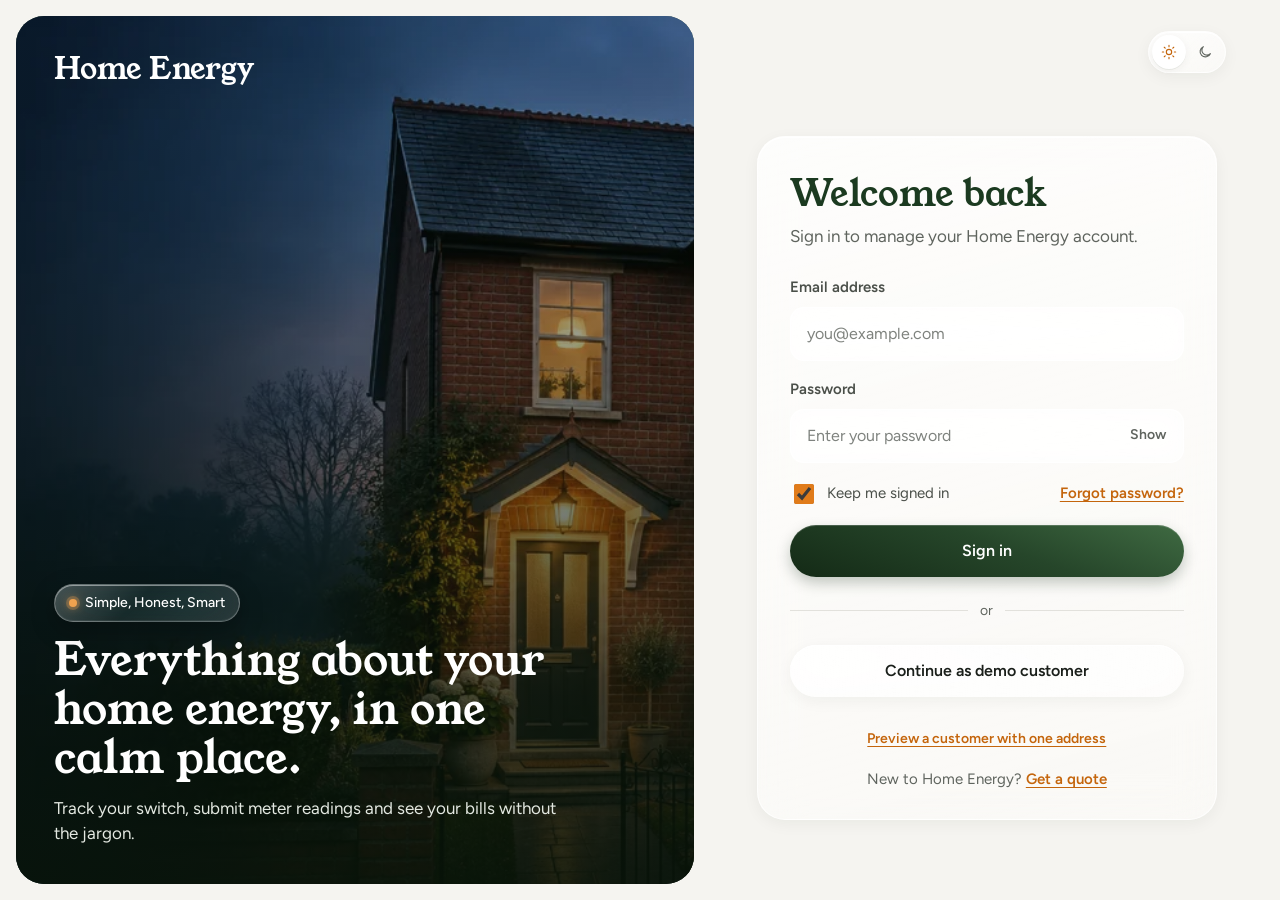
<file: index.html>
<!DOCTYPE html>
<html lang="en-GB">
  <head>
    <meta charset="UTF-8" />
    <meta name="viewport" content="width=device-width, initial-scale=1, viewport-fit=cover" />
    <meta name="color-scheme" content="light dark" />
    <meta name="theme-color" content="#f5f4f0" />
    <title>Sign in · Home Energy</title>
    <link rel="preload" href="assets/fonts/figtree-latin.woff2" as="font" type="font/woff2" crossorigin />
    <link rel="preload" href="assets/fonts/young-serif-latin.woff2" as="font" type="font/woff2" crossorigin />
    <link rel="stylesheet" href="css/styles.css?v=121" />
    <script src="js/theme.js?v=10"></script>
  </head>
  <body>
    <div class="auth">
      <aside class="auth-hero" aria-hidden="true">
        <img class="hero-photo" src="assets/img/hero-home.webp" alt="" />
        <span class="wordmark">Home Energy</span>
        <div class="auth-hero-copy">
          <div class="auth-chips">
            <span class="status-chip glass-chip"><span class="status-dot"></span>Simple, Honest, Smart</span>
          </div>
          <h2>Everything about your home energy, in one calm place.</h2>
          <p>Track your switch, submit meter readings and see your bills without the jargon.</p>
        </div>
      </aside>

      <main class="auth-main">
        <div class="auth-top">
          <span class="wordmark">Home Energy</span>
          <div class="segmented" role="radiogroup" aria-label="Appearance" data-theme-control>
            <button type="button" role="radio" data-theme-value="light" aria-label="Light">
              <svg class="icon" viewBox="0 0 24 24" aria-hidden="true"><circle cx="12" cy="12" r="4" /><path d="M12 2v2M12 20v2M4.9 4.9l1.4 1.4M17.7 17.7l1.4 1.4M2 12h2M20 12h2M4.9 19.1l1.4-1.4M17.7 6.3l1.4-1.4" /></svg>
            </button>
            <button type="button" role="radio" data-theme-value="dark" aria-label="Dark">
              <svg class="icon" viewBox="0 0 24 24" aria-hidden="true"><path d="M20 14.5A8 8 0 1 1 9.5 4a6.5 6.5 0 0 0 10.5 10.5z" /></svg>
            </button>
          </div>
        </div>

        <div class="auth-form-wrap">
          <div class="auth-card rise">
            <h1>Welcome back</h1>
            <p class="lede">Sign in to manage your Home Energy account.</p>

            <form class="form" data-login novalidate>
              <div class="field">
                <label for="email">Email address</label>
                <input id="email" name="email" type="email" inputmode="email" autocomplete="username" placeholder="you@example.com" aria-describedby="email-hint" required />
                <span class="hint" id="email-hint" aria-live="polite"></span>
              </div>

              <div class="field">
                <label for="password">Password</label>
                <div class="input-wrap">
                  <input id="password" name="password" type="password" class="has-reveal" autocomplete="current-password" placeholder="Enter your password" aria-describedby="password-hint" required minlength="6" />
                  <button type="button" class="reveal-btn" data-reveal aria-controls="password" aria-pressed="false">Show</button>
                </div>
                <span class="hint" id="password-hint" aria-live="polite"></span>
              </div>

              <div class="form-row">
                <label class="check"><input type="checkbox" name="remember" checked /> Keep me signed in</label>
                <button type="button" class="link-btn" data-demo="Password reset">Forgot password?</button>
              </div>

              <button type="submit" class="btn btn-primary btn-block">Sign in</button>
              <div class="or">or</div>
              <button type="button" class="btn btn-secondary btn-block" data-demo-login>Continue as demo customer</button>
              <p class="solo-preview"><button type="button" class="link-btn" data-solo-login>Preview a customer with one address</button></p>
            </form>

            <p class="auth-foot">New to Home Energy? <button type="button" class="link-btn" data-demo="Get a quote">Get a quote</button></p>
          </div>
        </div>
      </main>
    </div>

    <div class="toast" role="status" aria-live="polite" data-toast></div>
    <script src="js/app.js?v=76"></script>
  </body>
</html>
</file>
<file: css/styles.css>
/* Home Energy - Customer Portal (demo front end)
   Reference: "Home Energy Home Screen States" - 9a desktop web, 9b mobile web.
   Display: Young Serif (stand-in for New Spirit). UI: Figtree (stand-in for Acumin Pro).
*/

@font-face {
  font-family: "Figtree";
  font-style: normal;
  font-weight: 300 900;
  font-display: swap;
  src: url("../assets/fonts/figtree-latin-ext.woff2") format("woff2");
  unicode-range: U+0100-02BA, U+02BD-02C5, U+02C7-02CC, U+02CE-02D7, U+02DD-02FF, U+0304, U+0308,
    U+0329, U+1D00-1DBF, U+1E00-1E9F, U+1EF2-1EFF, U+2020, U+20A0-20AB, U+20AD-20C4, U+2113,
    U+2C60-2C7F, U+A720-A7FF;
}

@font-face {
  font-family: "Figtree";
  font-style: normal;
  font-weight: 300 900;
  font-display: swap;
  src: url("../assets/fonts/figtree-latin.woff2") format("woff2");
  unicode-range: U+0000-00FF, U+0131, U+0152-0153, U+02BB-02BC, U+02C6, U+02DA, U+02DC, U+0304,
    U+0308, U+0329, U+2000-206F, U+20AC, U+2122, U+2191, U+2193, U+2212, U+2215, U+FEFF, U+FFFD;
}

@font-face {
  font-family: "Young Serif";
  font-style: normal;
  font-weight: 400;
  font-display: swap;
  src: url("../assets/fonts/young-serif-latin-ext.woff2") format("woff2");
  unicode-range: U+0100-02BA, U+02BD-02C5, U+02C7-02CC, U+02CE-02D7, U+02DD-02FF, U+0304, U+0308,
    U+0329, U+1D00-1DBF, U+1E00-1E9F, U+1EF2-1EFF, U+2020, U+20A0-20AB, U+20AD-20C4, U+2113,
    U+2C60-2C7F, U+A720-A7FF;
}

@font-face {
  font-family: "Young Serif";
  font-style: normal;
  font-weight: 400;
  font-display: swap;
  src: url("../assets/fonts/young-serif-latin.woff2") format("woff2");
  unicode-range: U+0000-00FF, U+0131, U+0152-0153, U+02BB-02BC, U+02C6, U+02DA, U+02DC, U+0304,
    U+0308, U+0329, U+2000-206F, U+20AC, U+2122, U+2191, U+2193, U+2212, U+2215, U+FEFF, U+FFFD;
}

/* ============ Tokens ============ */

:root {
  --font-display: "Young Serif", Georgia, "Times New Roman", serif;
  --font-ui: "Figtree", Arial, Helvetica, sans-serif;

  /* Brand */
  --brand-green: #1c341c;
  --brand-orange: #ea591c;
  --brand-mint: #68d2a4;

  /* Light appearance */
  --page: #f5f4f0;
  --panel: #ecebe7;
  --surface: #ffffff;
  --surface-2: #fafaf8;
  --surface-sunken: #f5f4f0;
  --line: #e2e1dc;
  --line-soft: #ecebe7;

  --text: #1a1f1a;
  --text-2: #4a4f49;
  --text-3: #5f645e;
  --heading: #1b3a20;

  --accent: #e07b1a;
  --accent-text: #c4650c;
  --accent-soft: #fdf0e2;
  --accent-soft-2: #fdf3e8;
  --accent-on-dark: #f0a24f;
  --badge-text: #9a4d06;

  --step-idle: #cfd0cc;
  --promo-tint: #e9f1e7;

  --shadow-1: 0 4px 16px rgba(20, 42, 22, 0.05);
  --shadow-2: 0 20px 40px rgba(20, 42, 22, 0.22);
  --shadow-tile: 0 1px 0 rgba(20, 42, 22, 0.06), 0 2px 8px rgba(20, 42, 22, 0.05);

  /* Buttons */
  --btn-primary: linear-gradient(20deg, #142a16 0%, #26462a 55%, #3f6a42 100%);
  --btn-primary-shadow: 0 6px 14px rgba(20, 42, 22, 0.25);
  --btn-primary-text: #ffffff;
  --btn-secondary-bg: #ffffff;
  --btn-secondary-border: #d9d8d2;
  --focus-ring: #1c341c;

  /* Glass */
  --glass-bar: rgba(255, 255, 255, 0.62);
  --glass-bar-border: rgba(255, 255, 255, 0.55);
  --glass-sheet: rgba(255, 255, 255, 0.62);
  --glass-blur: blur(24px) saturate(1.6);
  --glass-fill: linear-gradient(165deg, rgba(255, 255, 255, 0.78) 0%, rgba(255, 255, 255, 0.46) 100%);
  --glass-edge: rgba(255, 255, 255, 0.72);
  --glass-sheen: inset 0 1px 0 rgba(255, 255, 255, 0.9);
  --glass-panel: rgba(255, 255, 255, 0.28);
  --input-fill: rgba(255, 255, 255, 0.55);

  --radius-xs: 10px;
  --radius-sm: 14px;
  --radius-md: 16px;
  --radius-lg: 20px;
  --radius-xl: 24px;
  --radius-2xl: 28px;
  --pill: 999px;

  --gutter: clamp(16px, 7.8vw, 112px);
  --ease: cubic-bezier(0.2, 0.8, 0.2, 1);

  color-scheme: light;
}

:root[data-theme="dark"] {
  --page: #0d130e;
  --panel: #121a13;
  --surface: #182219;
  --surface-2: #1c271d;
  --surface-sunken: #111912;
  --line: #2a362b;
  --line-soft: #223024;

  --text: #eef1ea;
  --text-2: #c9cfc6;
  --text-3: #a4aca2;
  --heading: #e8efe2;

  --accent: #f0a24f;
  --accent-text: #f5b56b;
  --accent-soft: rgba(240, 162, 79, 0.14);
  --accent-soft-2: rgba(240, 162, 79, 0.12);
  --badge-text: #f7c18a;

  --step-idle: #3b473c;
  --promo-tint: #1d3220;

  --shadow-1: 0 4px 16px rgba(0, 0, 0, 0.25);
  --shadow-2: 0 20px 40px rgba(0, 0, 0, 0.45);
  --shadow-tile: 0 1px 0 rgba(0, 0, 0, 0.3), 0 2px 8px rgba(0, 0, 0, 0.25);

  --btn-primary: linear-gradient(20deg, #2a5a2f 0%, #3c7442 55%, #5b9660 100%);
  --btn-primary-shadow: 0 6px 18px rgba(0, 0, 0, 0.4);
  --btn-secondary-bg: #1c271d;
  --btn-secondary-border: #34423a;
  --focus-ring: #f0a24f;

  --glass-bar: rgba(13, 19, 14, 0.55);
  --glass-bar-border: rgba(255, 255, 255, 0.1);
  --glass-sheet: rgba(18, 28, 20, 0.62);
  --glass-fill: linear-gradient(165deg, rgba(42, 62, 44, 0.72) 0%, rgba(14, 24, 16, 0.5) 100%);
  --glass-edge: rgba(255, 255, 255, 0.14);
  --glass-sheen: inset 0 1px 0 rgba(255, 255, 255, 0.12);
  --glass-panel: rgba(255, 255, 255, 0.04);
  --input-fill: rgba(6, 12, 7, 0.4);

  color-scheme: dark;
}

/* ============ Base ============ */

*,
*::before,
*::after {
  box-sizing: border-box;
}

html {
  -webkit-text-size-adjust: 100%;
}

body {
  margin: 0;
  min-height: 100dvh;
  font-family: var(--font-ui);
  font-size: 16px;
  line-height: 1.45;
  color: var(--text);
  background: var(--page);
  -webkit-font-smoothing: antialiased;
  transition: background-color 0.3s var(--ease), color 0.3s var(--ease);
}

img {
  display: block;
  max-width: 100%;
}

a {
  color: inherit;
}

button,
input {
  font: inherit;
  color: inherit;
}

button {
  cursor: pointer;
}

h1,
h2,
h3,
p {
  margin: 0;
}

.serif {
  font-family: var(--font-display);
  font-weight: 400;
  letter-spacing: -0.01em;
}

.sr-only {
  position: absolute;
  width: 1px;
  height: 1px;
  padding: 0;
  margin: -1px;
  overflow: hidden;
  clip: rect(0, 0, 0, 0);
  white-space: nowrap;
  border: 0;
}

.skip-link {
  position: absolute;
  left: 16px;
  top: -60px;
  z-index: 200;
  padding: 10px 16px;
  border-radius: var(--pill);
  background: var(--surface);
  color: var(--text);
  font-weight: 600;
  box-shadow: var(--shadow-2);
}

.skip-link:focus {
  top: 12px;
}

.icon {
  width: 18px;
  height: 18px;
  flex: none;
  fill: none;
  stroke: currentColor;
  stroke-width: 1.7;
  stroke-linecap: round;
  stroke-linejoin: round;
}

:focus-visible {
  outline: 3px solid var(--focus-ring);
  outline-offset: 3px;
}

/* ============ Glass material ============ */

/* Liquid-glass chip: used over photography (hero) */
.glass-chip {
  background: linear-gradient(
    135deg,
    rgba(255, 255, 255, 0.26) 0%,
    rgba(255, 255, 255, 0.08) 45%,
    rgba(255, 255, 255, 0.14) 100%
  );
  -webkit-backdrop-filter: blur(22px) saturate(1.8) brightness(1.08);
  backdrop-filter: blur(22px) saturate(1.8) brightness(1.08);
  border: 1px solid rgba(255, 255, 255, 0.28);
  box-shadow: inset 0 1px 0 rgba(255, 255, 255, 0.45), inset 0 -1px 0 rgba(255, 255, 255, 0.08),
    0 8px 24px rgba(0, 0, 0, 0.28);
  color: #fff;
}

/* Bars and sheets: header, menu sheet */
.glass-bar {
  background: var(--glass-bar);
  -webkit-backdrop-filter: var(--glass-blur);
  backdrop-filter: var(--glass-blur);
  border-color: var(--glass-edge);
  box-shadow: var(--glass-sheen);
}

/* Frosted panels: sidebar, cards, pickers, form */
.side-nav,
.card,
.address-picker,
.countdown,
.auth-card,
.segmented,
.tip,
.btn-secondary,
.content-panel {
  background: var(--glass-fill);
  border: 1px solid var(--glass-edge);
  -webkit-backdrop-filter: blur(22px) saturate(1.6);
  backdrop-filter: blur(22px) saturate(1.6);
  box-shadow: var(--glass-sheen), var(--shadow-1);
}

.content-panel {
  background: var(--glass-panel);
}

/* ============ Buttons ============ */

.btn {
  --btn-h: 52px;
  position: relative;
  display: inline-flex;
  align-items: center;
  justify-content: center;
  gap: 10px;
  height: var(--btn-h);
  padding: 0 28px;
  border: none;
  border-radius: var(--pill);
  font-size: 16px;
  font-weight: 600;
  line-height: 1;
  white-space: nowrap;
  text-decoration: none;
  isolation: isolate;
  transition: transform 0.18s var(--ease), filter 0.18s var(--ease), box-shadow 0.18s var(--ease),
    background-color 0.18s var(--ease), border-color 0.18s var(--ease);
  -webkit-tap-highlight-color: transparent;
}

.btn:active {
  transform: scale(0.98);
}

.btn[disabled],
.btn[aria-disabled="true"] {
  opacity: 0.5;
  pointer-events: none;
}

.btn-sm {
  --btn-h: 40px;
  padding: 0 18px;
  font-size: 14px;
}

.btn-block {
  width: 100%;
}

/* Primary: brand green with a lit top edge */
.btn-primary {
  background: var(--btn-primary);
  color: var(--btn-primary-text);
  box-shadow: var(--btn-primary-shadow), inset 0 1px 0 rgba(255, 255, 255, 0.18);
}

.btn-primary::after {
  content: "";
  position: absolute;
  inset: 0;
  border-radius: inherit;
  background: linear-gradient(180deg, rgba(255, 255, 255, 0.16), rgba(255, 255, 255, 0) 55%);
  opacity: 0;
  transition: opacity 0.18s var(--ease);
  z-index: -1;
}

.btn-primary:hover {
  filter: brightness(1.12);
}

.btn-primary:hover::after {
  opacity: 1;
}

.btn-primary:focus-visible {
  outline: 3px solid var(--focus-ring);
  outline-offset: 3px;
}

/* Secondary: quiet outline on surface */
.btn-secondary {
  color: var(--text);
  border-color: var(--glass-edge);
}

.btn-secondary:hover {
  border-color: var(--text-3);
}

/* Round icon button (copy, close) */
.icon-btn {
  width: 40px;
  height: 40px;
  border: none;
  border-radius: 50%;
  display: inline-flex;
  align-items: center;
  justify-content: center;
  flex: none;
  background: var(--surface-sunken);
  color: var(--text);
  transition: background-color 0.18s var(--ease), transform 0.18s var(--ease);
}

.icon-btn:hover {
  background: var(--line-soft);
}

.icon-btn:active {
  transform: scale(0.94);
}

.icon-btn.on-glass {
  width: 32px;
  height: 32px;
  background: rgba(255, 255, 255, 0.18);
  box-shadow: inset 0 1px 0 rgba(255, 255, 255, 0.4);
  color: #fff;
}

.icon-btn.on-glass:hover {
  background: rgba(255, 255, 255, 0.3);
}

.icon-btn.on-glass:focus-visible {
  outline: 2px solid var(--accent-on-dark);
  outline-offset: 2px;
}

/* Text link button */
.link-btn {
  border: none;
  background: none;
  padding: 0;
  color: var(--accent-text);
  font-weight: 600;
  text-decoration: underline;
  text-underline-offset: 3px;
  text-decoration-thickness: 1px;
}

.link-btn:hover {
  text-decoration-thickness: 2px;
}

/* Store badges */
.store-badge {
  height: 52px;
  min-width: 150px;
  flex: 1;
  padding: 0 18px;
  border-radius: 12px;
  background: #111;
  border: 1px solid #3a3a3a;
  color: #fff;
  display: flex;
  flex-direction: column;
  justify-content: center;
  text-decoration: none;
  transition: transform 0.18s var(--ease), border-color 0.18s var(--ease);
}

.store-badge:hover {
  border-color: #666;
}

.store-badge:active {
  transform: scale(0.98);
}

.store-badge small {
  font-size: 10px;
  font-weight: 600;
  letter-spacing: 0.04em;
}

.store-badge strong {
  font-size: 18px;
  font-weight: 700;
  line-height: 1.1;
}

/* ============ Appearance (theme) control ============ */

.segmented {
  display: inline-flex;
  padding: 3px;
  gap: 2px;
  border-radius: var(--pill);
}

.segmented button {
  width: 34px;
  height: 34px;
  border: none;
  border-radius: 50%;
  background: transparent;
  color: var(--text-3);
  display: inline-flex;
  align-items: center;
  justify-content: center;
  transition: background-color 0.18s var(--ease), color 0.18s var(--ease), box-shadow 0.18s var(--ease);
}

.segmented button:hover {
  color: var(--text);
}

.segmented button[aria-checked="true"] {
  background: var(--surface);
  color: var(--accent-text);
  box-shadow: var(--shadow-tile);
}

.segmented .icon {
  width: 16px;
  height: 16px;
}

.segmented.wide {
  width: 100%;
}

.segmented.wide button {
  flex: 1;
  width: auto;
  border-radius: var(--pill);
  gap: 6px;
  font-size: 14px;
  font-weight: 600;
}

/* ============ Header ============ */

.site-header {
  position: sticky;
  top: 0;
  z-index: 50;
  height: 80px;
  padding: 0 var(--gutter);
  display: flex;
  align-items: center;
  justify-content: space-between;
  gap: 16px;
  border-bottom: 1px solid transparent;
  transition: border-color 0.2s var(--ease), box-shadow 0.2s var(--ease);
}

.site-header.is-scrolled {
  border-bottom-color: var(--glass-bar-border);
  box-shadow: 0 8px 24px rgba(20, 42, 22, 0.06);
}

.wordmark {
  font-family: var(--font-display);
  font-size: 34px;
  line-height: 1;
  color: var(--heading);
  letter-spacing: -0.01em;
  text-decoration: none;
  white-space: nowrap;
}

.header-actions {
  display: flex;
  align-items: center;
  gap: 12px;
}

.address-picker {
  display: flex;
  align-items: center;
  gap: 12px;
  padding: 8px 16px 8px 8px;
  border-radius: var(--radius-md);
  text-align: left;
  transition: border-color 0.18s var(--ease), box-shadow 0.18s var(--ease);
}

.address-picker:hover {
  border-color: var(--text-3);
  box-shadow: var(--shadow-1);
}

.address-picker:disabled {
  cursor: default;
}

.address-picker:disabled:hover {
  border-color: var(--glass-edge);
  box-shadow: var(--glass-sheen), var(--shadow-1);
}

.address-picker:disabled .chev {
  display: none;
}

.address-picker .tile {
  width: 36px;
  height: 36px;
  border-radius: var(--radius-xs);
  background: var(--accent-soft);
  color: var(--accent);
  display: flex;
  align-items: center;
  justify-content: center;
  flex: none;
}

.address-picker .meta {
  display: flex;
  flex-direction: column;
  gap: 1px;
  flex: 1;
  min-width: 0;
}

.address-picker .label {
  font-size: 13px;
  color: var(--text-3);
}

.address-picker .value {
  display: flex;
  align-items: baseline;
  width: 100%;
  min-width: 0;
  max-width: 100%;
  overflow: hidden;
  font-size: 15px;
  color: var(--text);
}

.address-picker .value-start {
  flex: 1 1 0;
  width: 0;
  overflow: hidden;
  text-overflow: ellipsis;
  white-space: nowrap;
  min-width: 0;
}

.address-picker .value-postcode {
  flex: none;
  white-space: nowrap;
}

.address-picker.in-header {
  width: clamp(180px, calc(100vw - 560px), 460px);
  min-width: 0;
  max-width: min(460px, 42vw);
}

.address-picker .chev {
  margin-left: 12px;
  width: 12px;
  height: 12px;
  stroke-width: 2;
  transition: transform 0.2s var(--ease);
}

.address-picker[aria-expanded="true"] .chev {
  transform: rotate(180deg);
}

.avatar {
  width: 44px;
  height: 44px;
  border-radius: 50%;
  border: none;
  background: var(--btn-primary);
  color: #fff;
  font-weight: 700;
  font-size: 14px;
  letter-spacing: 0.02em;
  box-shadow: var(--btn-primary-shadow);
}

.menu-trigger {
  display: none;
  height: 44px;
  padding: 0 6px 0 12px;
  border: none;
  border-radius: var(--pill);
  background: transparent;
  align-items: center;
  gap: 10px;
  font-size: 16px;
  color: var(--text);
}

.menu-trigger:hover {
  background: var(--surface-sunken);
}

.hamburger {
  width: 24px;
  display: flex;
  flex-direction: column;
  gap: 5px;
}

.hamburger span {
  height: 2px;
  border-radius: 1px;
  background: currentColor;
}

/* ============ Portal layout ============ */

.layout {
  max-width: 1440px;
  margin: 0 auto;
  padding: 32px var(--gutter) 56px;
  display: grid;
  grid-template-columns: 268px minmax(0, 1fr);
  gap: 16px;
  align-items: start;
}

.side-nav {
  position: sticky;
  top: 96px;
  border-radius: var(--radius-xl);
  padding: 16px;
  display: flex;
  flex-direction: column;
  gap: 4px;
  background: linear-gradient(
    165deg,
    rgba(255, 255, 255, 0.5) 0%,
    rgba(255, 255, 255, 0.2) 58%,
    rgba(255, 255, 255, 0.34) 100%
  );
  border: 1px solid var(--glass-edge);
  -webkit-backdrop-filter: blur(36px) saturate(1.8);
  backdrop-filter: blur(36px) saturate(1.8);
  box-shadow: var(--glass-sheen), inset 0 0 0 1px rgba(255, 255, 255, 0.38),
    0 18px 40px rgba(20, 42, 22, 0.1);
}

:root[data-theme="dark"] .side-nav {
  background: linear-gradient(165deg, rgba(255, 255, 255, 0.14) 0%, rgba(16, 28, 18, 0.5) 100%);
  border-color: var(--glass-edge);
  -webkit-backdrop-filter: blur(36px) saturate(1.6);
  backdrop-filter: blur(36px) saturate(1.6);
  box-shadow: var(--glass-sheen), inset 0 0 0 1px rgba(255, 255, 255, 0.06),
    0 18px 40px rgba(0, 0, 0, 0.38);
}

.nav-item {
  position: relative;
  height: 56px;
  padding: 0 16px;
  border-radius: var(--radius-sm);
  display: flex;
  align-items: center;
  gap: 12px;
  font-size: 16px;
  color: var(--text);
  text-decoration: none;
  background-color: transparent;
  background-image: linear-gradient(
    105deg,
    rgba(255, 255, 255, 0) 0%,
    rgba(255, 255, 255, 0) 40%,
    rgba(255, 255, 255, 0.72) 50%,
    rgba(255, 255, 255, 0) 60%,
    rgba(255, 255, 255, 0) 100%
  );
  background-repeat: no-repeat;
  background-size: 320% 100%;
  background-position: 100% 0;
  transition: background-color 0.22s var(--ease), background-position 0.6s var(--ease),
    color 0.22s var(--ease), box-shadow 0.22s var(--ease), transform 0.22s var(--ease);
}

:root[data-theme="dark"] .nav-item {
  background-image: linear-gradient(
    105deg,
    rgba(255, 255, 255, 0) 0%,
    rgba(255, 255, 255, 0) 40%,
    rgba(255, 255, 255, 0.18) 50%,
    rgba(255, 255, 255, 0) 60%,
    rgba(255, 255, 255, 0) 100%
  );
}

.nav-item .icon {
  color: var(--text-3);
  transition: transform 0.22s var(--ease), color 0.22s var(--ease);
}

.nav-item:hover:not([aria-current="page"]) {
  background-color: rgba(255, 255, 255, 0.42);
  background-position: 0% 0;
  box-shadow: inset 0 1px 0 rgba(255, 255, 255, 0.75);
}

:root[data-theme="dark"] .nav-item:hover:not([aria-current="page"]) {
  background-color: rgba(255, 255, 255, 0.08);
  box-shadow: inset 0 1px 0 rgba(255, 255, 255, 0.16);
}

.nav-item[aria-current="page"],
:root[data-theme="dark"] .nav-item[aria-current="page"] {
  background-color: var(--accent-soft-2);
  background-image: none;
  color: var(--accent-text);
  font-weight: 600;
}

.nav-item[aria-current="page"]:hover,
:root[data-theme="dark"] .nav-item[aria-current="page"]:hover {
  background-color: var(--accent-soft);
  background-image: none;
  color: var(--accent-text);
  box-shadow: none;
  transform: none;
}

.nav-item[aria-current="page"] .icon {
  color: var(--accent);
}

@media (prefers-reduced-motion: no-preference) {
  .nav-item:hover:not([aria-current="page"]) {
    transform: translateY(-1px);
  }

  .nav-item:hover:not([aria-current="page"]) .icon:not(.chev-r) {
    transform: translateX(2px);
  }
}

.nav-item .grow {
  flex: 1;
}

.nav-item .chev-r {
  width: 7px;
  height: 12px;
  stroke-width: 1.8;
  color: var(--accent);
}

.side-nav .divider {
  height: 1px;
  margin: 8px 4px;
  background: var(--line-soft);
}

.content-panel {
  border-radius: var(--radius-2xl);
  padding: 16px;
  display: flex;
  flex-direction: column;
  gap: 16px;
  min-width: 0;
}

.card {
  border-radius: var(--radius-xl);
  padding: 28px;
}

/* ============ Hero ============ */

.hero {
  position: relative;
  overflow: hidden;
  border-radius: var(--radius-2xl);
  min-height: 300px;
  background: #26462a;
  color: #fff;
  isolation: isolate;
  box-shadow: inset 0 0 0 1px rgba(255, 255, 255, 0.18), var(--shadow-2);
}

.hero-photo {
  position: absolute;
  inset: 0;
  width: 100%;
  height: 100%;
  object-fit: cover;
  z-index: -2;
}

.hero::before {
  content: "";
  position: absolute;
  inset: 0;
  z-index: -1;
  background: linear-gradient(
    90deg,
    rgba(8, 20, 9, 0.88) 0%,
    rgba(8, 20, 9, 0.6) 50%,
    rgba(8, 20, 9, 0.1) 100%
  );
}

.hero-inner {
  min-height: 300px;
  padding: 32px;
  display: flex;
  flex-direction: column;
  justify-content: space-between;
  gap: 24px;
}

.status-chip {
  align-self: flex-start;
  display: inline-flex;
  align-items: center;
  gap: 8px;
  padding: 8px 14px;
  border-radius: var(--pill);
  font-size: 14px;
  font-weight: 600;
  white-space: nowrap;
}

.status-dot {
  width: 8px;
  height: 8px;
  border-radius: 50%;
  background: var(--accent-on-dark);
  box-shadow: 0 0 0 3px rgba(240, 162, 79, 0.28), 0 0 10px rgba(240, 162, 79, 0.8);
  animation: glow 2.4s ease-in-out infinite;
}

@keyframes glow {
  50% {
    box-shadow: 0 0 0 5px rgba(240, 162, 79, 0.12), 0 0 14px rgba(240, 162, 79, 0.9);
  }
}

.hero-greeting {
  display: flex;
  flex-direction: column;
  gap: 8px;
  max-width: 560px;
}

.hero-greeting .eyebrow {
  font-size: 17px;
  font-weight: 600;
  color: var(--accent-on-dark);
}

.hero-greeting h1 {
  font-family: var(--font-display);
  font-weight: 400;
  font-size: 34px;
  line-height: 1.2;
  color: #fff;
}

.hero-meta {
  display: flex;
  align-items: center;
  gap: 10px;
  flex-wrap: wrap;
}

.account-chip {
  display: inline-flex;
  align-items: center;
  gap: 10px;
  padding: 6px 6px 6px 18px;
  border-radius: var(--pill);
}

.account-chip .k {
  font-size: 13px;
  color: #e3e8e1;
}

.account-chip .v {
  font-size: 15px;
  font-weight: 700;
  letter-spacing: 0.02em;
}

.address-chip {
  display: flex;
  align-items: flex-start;
  gap: 8px;
  flex: 1 1 16rem;
  max-width: 100%;
  padding: 12px 18px;
  border-radius: 22px;
  font-size: 14px;
  line-height: 1.4;
}

.address-chip [data-supply-line] {
  min-width: 0;
  white-space: normal;
  overflow-wrap: break-word;
}

.address-chip .icon {
  width: 16px;
  height: 16px;
  margin-top: 2px;
  color: var(--accent-on-dark);
}

/* ============ Meter reading prompt ============ */

.prompt {
  display: grid;
  grid-template-columns: minmax(0, 1fr) auto;
  gap: 24px;
  align-items: center;
}

.prompt h2 {
  font-size: 22px;
  font-weight: 700;
  line-height: 1.25;
  color: var(--text);
  text-wrap: pretty;
}

.prompt p {
  margin-top: 8px;
  color: var(--text-3);
  text-wrap: pretty;
}

/* ============ Switch card ============ */

.switch {
  display: flex;
  flex-direction: column;
  gap: 28px;
}

.switch-top {
  display: grid;
  grid-template-columns: minmax(0, 1fr) auto;
  gap: 32px;
  align-items: center;
}

.switch-top h2 {
  font-family: var(--font-display);
  font-weight: 400;
  font-size: 30px;
  line-height: 1.2;
  color: var(--heading);
  text-wrap: pretty;
}

.muted {
  color: var(--text-3);
  font-size: 15px;
}

.muted b {
  color: var(--text);
}

.switch-top > div > .muted {
  margin-top: 12px;
}

.countdown {
  border-radius: var(--radius-lg);
  padding: 14px 16px 16px;
  display: flex;
  flex-direction: column;
  gap: 10px;
}

.countdown .cap {
  font-size: 14px;
  color: var(--text-3);
  padding-left: 2px;
}

.countdown-tiles {
  display: flex;
  align-items: flex-start;
  gap: 6px;
}

.tile-num {
  width: 68px;
  padding: 10px 0 8px;
  border-radius: var(--radius-sm);
  background: var(--surface);
  box-shadow: var(--shadow-tile);
  display: flex;
  flex-direction: column;
  align-items: center;
  gap: 4px;
}

.tile-num .n {
  font-size: 30px;
  font-weight: 700;
  line-height: 1;
  color: var(--heading);
  font-variant-numeric: tabular-nums;
}

.tile-num .u {
  font-size: 11px;
  font-weight: 600;
  letter-spacing: 0.06em;
  color: var(--text-3);
}

.tile-sep {
  font-size: 24px;
  font-weight: 700;
  line-height: 1;
  color: var(--step-idle);
  padding-top: 12px;
}

.countdown-text {
  display: none;
}

.progress-cap {
  font-size: 15px;
  font-weight: 600;
  color: var(--text-3);
  margin-bottom: 20px;
}

.steps {
  list-style: none;
  margin: 0;
  padding: 0;
  display: grid;
  grid-template-columns: repeat(3, minmax(0, 1fr));
}

.step {
  display: flex;
  flex-direction: column;
  gap: 14px;
  padding-right: 20px;
}

.step-rail {
  display: flex;
  align-items: center;
  gap: 10px;
}

.step-mark {
  width: 28px;
  height: 28px;
  border-radius: 50%;
  flex: none;
  display: flex;
  align-items: center;
  justify-content: center;
  background: var(--surface);
  border: 2px solid var(--step-idle);
}

.step-mark .icon {
  width: 14px;
  height: 14px;
  stroke-width: 2.2;
  color: #fff;
}

.step.done .step-mark {
  background: var(--accent);
  border-color: var(--accent);
}

.step.current .step-mark {
  border-color: var(--accent);
}

.step.current .step-mark::after {
  content: "";
  width: 8px;
  height: 8px;
  border-radius: 50%;
  background: var(--accent);
}

.step-line {
  flex: 1;
  height: 2px;
  border-radius: 1px;
  background: var(--line);
}

.step.done .step-line {
  background: linear-gradient(90deg, var(--accent), var(--step-idle));
}

.step:last-child .step-line {
  display: none;
}

.step-body {
  display: flex;
  flex-direction: column;
  gap: 3px;
}

.step-title {
  font-size: 16px;
  font-weight: 700;
  color: var(--text-2);
}

.step.done .step-title {
  color: var(--text);
}

.step-desc {
  font-size: 14px;
  line-height: 1.4;
  color: var(--text-3);
}

.step-date {
  font-size: 14px;
  font-weight: 700;
  color: var(--text-3);
}

.step.done .step-date {
  color: var(--text);
}

.badge {
  align-self: flex-start;
  margin-top: 6px;
  padding: 3px 10px;
  border-radius: var(--pill);
  background: var(--accent-soft);
  color: var(--badge-text);
  font-size: 12px;
  font-weight: 700;
}

/* ============ App promo ============ */

.promo {
  background: linear-gradient(
    160deg,
    color-mix(in srgb, var(--surface) 42%, transparent) 20%,
    color-mix(in srgb, var(--promo-tint) 62%, transparent) 100%
  );
  display: grid;
  grid-template-columns: minmax(0, 1fr) minmax(0, 340px);
  gap: 24px;
  align-items: center;
}

.promo h2 {
  font-family: var(--font-display);
  font-weight: 400;
  font-size: 32px;
  line-height: 1.15;
  color: var(--heading);
}

.promo p {
  margin-top: 12px;
  font-size: 17px;
  color: var(--text-2);
  text-wrap: pretty;
}

.promo .cta-line {
  margin-top: 18px;
  font-weight: 700;
  color: var(--text);
}

.store-row {
  margin-top: 12px;
  display: flex;
  gap: 10px;
  max-width: 340px;
}

.promo-art {
  height: 240px;
  position: relative;
  display: flex;
  align-items: flex-end;
  justify-content: center;
  overflow: hidden;
  border-radius: 18px;
}

.mini-phone {
  position: relative;
  z-index: 2;
  transform: translateX(-36px);
  width: 168px;
  height: 260px;
  margin-bottom: -40px;
  padding: 14px 12px;
  border-radius: 28px;
  background: linear-gradient(170deg, #26462a, #142a16);
  border: 5px solid #111;
  box-shadow: 0 24px 40px rgba(20, 42, 22, 0.3);
  color: #fff;
  font-size: 11px;
}

.mini-phone .w {
  color: var(--accent-on-dark);
  font-weight: 600;
}

.mini-phone .n {
  font-family: var(--font-display);
  font-size: 16px;
  line-height: 1.15;
  margin: 2px 0 10px;
}

.mini-phone .c {
  background: #f5f4f0;
  color: #1a1f1a;
  border-radius: 12px;
  padding: 10px;
}

.mini-phone .c b {
  display: block;
  margin-top: 4px;
  font-size: 15px;
  color: #1b3a20;
}

.mini-phone.back {
  position: absolute;
  z-index: 1;
  left: 50%;
  bottom: 0;
  transform: translateX(10px) rotate(8deg) translateY(36px);
  opacity: 0.7;
}

/* ============ Tips ============ */

.tips {
  display: flex;
  flex-direction: column;
  gap: 20px;
  overflow: hidden;
}

.tips h2 {
  font-family: var(--font-display);
  font-weight: 400;
  font-size: 28px;
  line-height: 1.2;
  color: var(--heading);
}

.tips-row {
  display: grid;
  grid-template-columns: repeat(3, minmax(0, 1fr));
  gap: 16px;
}

.tip {
  border-radius: var(--radius-lg);
  overflow: hidden;
  display: flex;
  flex-direction: column;
}

.tip-media {
  height: 190px;
  background: var(--surface-sunken);
  position: relative;
}

.tip-media img {
  width: 100%;
  height: 100%;
  object-fit: cover;
}

.tip-media.illustration {
  display: flex;
  align-items: center;
  justify-content: center;
  background: linear-gradient(160deg, #e9f1e7, #d7ead9);
  color: var(--brand-green);
}

:root[data-theme="dark"] .tip-media.illustration {
  background: linear-gradient(160deg, #1d3220, #15261a);
  color: #a9d9b6;
}

.tip-media.illustration svg {
  width: 120px;
  height: 120px;
  fill: none;
  stroke: currentColor;
  stroke-width: 2;
  stroke-linecap: round;
  stroke-linejoin: round;
}

.tip-body {
  padding: 18px 18px 22px;
  display: flex;
  flex-direction: column;
  gap: 8px;
}

.tip-title {
  display: flex;
  align-items: center;
  gap: 10px;
  font-size: 17px;
  font-weight: 700;
  color: var(--text);
}

.tip-title .icon {
  width: 20px;
  height: 20px;
  color: var(--accent);
}

.tip-body p {
  font-size: 15px;
  color: var(--text-3);
  text-wrap: pretty;
}

.tips .btn {
  align-self: flex-start;
}

.dots {
  display: none;
  justify-content: center;
  gap: 6px;
}

.dots span {
  height: 8px;
  width: 8px;
  border-radius: 4px;
  background: var(--step-idle);
  transition: width 0.2s var(--ease), background-color 0.2s var(--ease);
}

.dots span.on {
  width: 22px;
  background: var(--accent);
}

/* ============ Mobile-only blocks ============ */

.m-address {
  display: none;
}

/* ============ Menu sheet (compact widths) ============ */

.sheet-backdrop {
  position: fixed;
  inset: 0;
  z-index: 80;
  background: rgba(8, 20, 9, 0.35);
  opacity: 0;
  pointer-events: none;
  transition: opacity 0.25s var(--ease);
}

.sheet-backdrop.open {
  opacity: 1;
  pointer-events: auto;
}

.menu-sheet {
  position: fixed;
  top: 10px;
  right: 10px;
  bottom: 10px;
  z-index: 90;
  width: min(360px, calc(100vw - 20px));
  border-radius: var(--radius-2xl);
  border: 1px solid var(--glass-bar-border);
  background: var(--glass-sheet);
  -webkit-backdrop-filter: blur(30px) saturate(1.6);
  backdrop-filter: blur(30px) saturate(1.6);
  box-shadow: 0 30px 60px rgba(0, 0, 0, 0.25);
  padding: 14px;
  display: flex;
  flex-direction: column;
  gap: 4px;
  overflow-y: auto;
  transform: translateX(calc(100% + 20px));
  visibility: hidden;
  transition: transform 0.32s var(--ease), visibility 0s linear 0.32s;
}

.menu-sheet.open {
  transform: translateX(0);
  visibility: visible;
  transition: transform 0.32s var(--ease), visibility 0s;
}

.sheet-head {
  display: flex;
  align-items: center;
  justify-content: space-between;
  padding: 4px 4px 12px 12px;
}

.sheet-head .wordmark {
  font-size: 24px;
}

.sheet-section {
  margin-top: 12px;
  padding: 14px 12px;
  border-radius: var(--radius-lg);
  background: var(--surface);
  display: flex;
  flex-direction: column;
  gap: 10px;
}

.sheet-section .cap {
  font-size: 13px;
  font-weight: 600;
  color: var(--text-3);
}

.menu-sheet .nav-item {
  height: 52px;
}

/* ============ Switch supply address ============ */

.address-backdrop {
  z-index: 100;
}

.address-dialog {
  position: fixed;
  z-index: 110;
  left: 50%;
  top: 50%;
  width: min(520px, calc(100vw - 32px));
  max-height: min(720px, calc(100dvh - 32px));
  overflow: auto;
  padding: 14px 14px 16px;
  border-radius: var(--radius-2xl);
  border: 1px solid var(--glass-bar-border);
  background: var(--glass-sheet);
  -webkit-backdrop-filter: blur(30px) saturate(1.6);
  backdrop-filter: blur(30px) saturate(1.6);
  box-shadow: 0 30px 60px rgba(0, 0, 0, 0.25);
  transform: translate(-50%, calc(-50% + 12px));
  opacity: 0;
  visibility: hidden;
  pointer-events: none;
  transition: opacity 0.22s var(--ease), transform 0.22s var(--ease), visibility 0s linear 0.22s;
}

.address-dialog.open {
  opacity: 1;
  visibility: visible;
  pointer-events: auto;
  transform: translate(-50%, -50%);
  transition: opacity 0.22s var(--ease), transform 0.22s var(--ease), visibility 0s;
}

.address-dialog h2 {
  margin: 0;
  font-size: 26px;
  line-height: 1.15;
}

.address-dialog p {
  margin: 0 12px 14px;
  color: var(--text-2);
  font-size: 15px;
  line-height: 1.45;
}

.address-options {
  display: flex;
  flex-direction: column;
  gap: 8px;
}

.address-option {
  display: block;
  cursor: pointer;
}

.address-option input {
  position: absolute;
  width: 1px;
  height: 1px;
  margin: -1px;
  padding: 0;
  overflow: hidden;
  clip: rect(0 0 0 0);
  white-space: nowrap;
  border: 0;
}

.address-option-card {
  display: flex;
  align-items: flex-start;
  gap: 12px;
  min-height: 72px;
  padding: 14px 14px 14px 48px;
  border-radius: var(--radius-lg);
  border: 1px solid var(--line);
  background: var(--surface);
  position: relative;
  transition: border-color 0.18s var(--ease), background-color 0.18s var(--ease);
}

.address-option-card::before {
  content: "";
  position: absolute;
  left: 16px;
  top: 18px;
  width: 20px;
  height: 20px;
  border-radius: 50%;
  border: 2px solid var(--text-3);
  background: transparent;
}

.address-option:hover .address-option-card {
  border-color: var(--text-3);
}

.address-option:has(input:checked) .address-option-card {
  border-color: var(--accent);
  background: var(--accent-soft);
}

.address-option:has(input:checked) .address-option-card::before {
  border-color: var(--accent);
  background: radial-gradient(circle, var(--accent) 0 5px, #fff 5.5px);
}

:root[data-theme="dark"] .address-option:has(input:checked) .address-option-card::before {
  background: radial-gradient(circle, var(--accent) 0 5px, var(--surface) 5.5px);
}

.address-option:has(input:focus-visible) .address-option-card {
  outline: 3px solid var(--focus-ring);
  outline-offset: 3px;
}

.address-option-copy {
  display: flex;
  flex-direction: column;
  gap: 2px;
  min-width: 0;
  flex: 1;
}

.address-option-title {
  font-size: 16px;
  font-weight: 700;
  color: var(--text);
  line-height: 1.3;
}

.address-option-detail,
.address-option-account {
  font-size: 13px;
  line-height: 1.35;
  color: var(--text-3);
}

.address-current {
  display: none;
  flex: none;
  margin-top: 2px;
  padding: 3px 8px;
  border-radius: var(--pill);
  background: #fff;
  color: var(--accent-text);
  font-size: 12px;
  font-weight: 700;
  letter-spacing: 0.01em;
}

:root[data-theme="dark"] .address-current {
  background: rgba(255, 255, 255, 0.12);
}

.address-option.is-current .address-current {
  display: inline-flex;
}

.address-dialog-actions {
  display: flex;
  gap: 10px;
  margin-top: 14px;
}

.address-dialog-actions .btn {
  flex: 1;
}

.address-dialog-actions .btn-primary {
  flex: 1.4;
}

/* ============ Toast ============ */

.toast {
  position: fixed;
  left: 50%;
  bottom: 28px;
  z-index: 120;
  transform: translate(-50%, 16px);
  padding: 12px 18px;
  border-radius: var(--pill);
  background: rgba(20, 30, 21, 0.86);
  -webkit-backdrop-filter: blur(20px) saturate(1.5);
  backdrop-filter: blur(20px) saturate(1.5);
  border: 1px solid rgba(255, 255, 255, 0.12);
  color: #fff;
  font-size: 15px;
  font-weight: 500;
  box-shadow: 0 12px 30px rgba(0, 0, 0, 0.25);
  opacity: 0;
  pointer-events: none;
  transition: opacity 0.22s var(--ease), transform 0.22s var(--ease);
}

.toast.show {
  opacity: 1;
  transform: translate(-50%, 0);
}

/* ============ Sign-in page ============ */

.auth {
  min-height: 100dvh;
  display: grid;
  grid-template-columns: minmax(0, 1.1fr) minmax(0, 0.9fr);
  gap: 16px;
  padding: 16px;
}

.auth-hero {
  position: relative;
  overflow: hidden;
  border-radius: var(--radius-2xl);
  background: #26462a;
  color: #fff;
  isolation: isolate;
  display: flex;
  flex-direction: column;
  justify-content: space-between;
  padding: clamp(24px, 3vw, 40px);
  min-height: 560px;
  box-shadow: inset 0 0 0 1px rgba(255, 255, 255, 0.18);
}

.auth-hero::before {
  content: "";
  position: absolute;
  inset: 0;
  z-index: -1;
  background: linear-gradient(
    0deg,
    rgba(8, 20, 9, 0.9) 0%,
    rgba(8, 20, 9, 0.45) 55%,
    rgba(8, 20, 9, 0.2) 100%
  );
}

.auth-hero .wordmark {
  color: #fff;
  font-size: 30px;
}

.auth-hero-copy {
  display: flex;
  flex-direction: column;
  gap: 14px;
  max-width: 520px;
}

.auth-hero-copy h2 {
  font-family: var(--font-display);
  font-weight: 400;
  font-size: clamp(32px, 3.4vw, 46px);
  line-height: 1.12;
}

.auth-hero-copy p {
  font-size: 17px;
  color: #e3e8e1;
  text-wrap: pretty;
}

.auth-chips {
  display: flex;
  flex-wrap: wrap;
  gap: 8px;
}

.auth-chips .status-chip {
  font-weight: 500;
}

.auth-main {
  display: flex;
  flex-direction: column;
  padding: 8px clamp(8px, 3vw, 48px);
}

.auth-top {
  display: flex;
  justify-content: flex-end;
  align-items: center;
  gap: 12px;
  min-height: 56px;
}

.auth-top .wordmark {
  display: none;
  margin-right: auto;
  font-size: 26px;
}

.auth-form-wrap {
  flex: 1;
  display: flex;
  align-items: center;
  justify-content: center;
  padding: 24px 0;
}

.auth-card {
  width: min(460px, 100%);
  padding: 36px 32px 28px;
  border-radius: var(--radius-2xl);
}

.auth-card h1 {
  font-family: var(--font-display);
  font-weight: 400;
  font-size: 36px;
  line-height: 1.15;
  color: var(--heading);
}

.auth-card .lede {
  margin-top: 10px;
  color: var(--text-3);
  font-size: 17px;
}

.form {
  margin-top: 28px;
  display: flex;
  flex-direction: column;
  gap: 18px;
}

.field {
  display: flex;
  flex-direction: column;
  gap: 8px;
}

.field label {
  font-size: 15px;
  font-weight: 600;
  color: var(--text-2);
}

.input-wrap {
  position: relative;
}

.field input {
  width: 100%;
  height: 54px;
  padding: 0 16px;
  border-radius: var(--radius-sm);
  border: 1px solid var(--glass-edge);
  background: var(--input-fill);
  -webkit-backdrop-filter: blur(12px) saturate(1.3);
  backdrop-filter: blur(12px) saturate(1.3);
  color: var(--text);
  font-size: 16px;
  transition: border-color 0.15s var(--ease), box-shadow 0.15s var(--ease);
}

.field input::placeholder {
  color: var(--text-3);
  opacity: 0.8;
}

.field input:hover {
  border-color: var(--text-3);
}

.field input:focus {
  outline: none;
  border-color: var(--accent);
  box-shadow: 0 0 0 4px var(--accent-soft);
}

.field input[aria-invalid="true"] {
  border-color: #c73d40;
}

.field .hint {
  font-size: 14px;
  color: #c73d40;
  min-height: 0;
}

.field .hint:empty {
  display: none;
}

.input-wrap .reveal-btn {
  position: absolute;
  right: 6px;
  top: 50%;
  transform: translateY(-50%);
  height: 42px;
  padding: 0 12px;
  border: none;
  border-radius: var(--radius-xs);
  background: transparent;
  color: var(--text-3);
  font-size: 14px;
  font-weight: 600;
}

.input-wrap .reveal-btn:hover {
  background: var(--surface-sunken);
  color: var(--text);
}

.input-wrap input[type="password"],
.input-wrap input.has-reveal {
  padding-right: 76px;
}

.form-row {
  display: flex;
  align-items: center;
  justify-content: space-between;
  gap: 12px;
  font-size: 15px;
}

.check {
  display: inline-flex;
  align-items: center;
  gap: 10px;
  color: var(--text-2);
  cursor: pointer;
}

.check input {
  width: 20px;
  height: 20px;
  accent-color: var(--accent);
}

.or {
  display: flex;
  align-items: center;
  gap: 12px;
  margin: 6px 0;
  color: var(--text-3);
  font-size: 14px;
}

.or::before,
.or::after {
  content: "";
  flex: 1;
  height: 1px;
  background: var(--line);
}

.auth-foot {
  margin-top: 20px;
  text-align: center;
  color: var(--text-3);
  font-size: 15px;
}

.solo-preview {
  margin: 14px 0 0;
  text-align: center;
  font-size: 14px;
}

/* ============ Entrance ============ */

@media (prefers-reduced-motion: no-preference) {
  .rise {
    animation: rise 0.6s var(--ease) both;
  }

  .rise:nth-child(2) {
    animation-delay: 0.06s;
  }

  .rise:nth-child(3) {
    animation-delay: 0.12s;
  }

  .rise:nth-child(4) {
    animation-delay: 0.18s;
  }

  .rise:nth-child(5) {
    animation-delay: 0.24s;
  }

  .rise:nth-child(6) {
    animation-delay: 0.3s;
  }
}

@keyframes rise {
  from {
    opacity: 0;
    transform: translateY(10px);
  }
}

/* ============ Accessibility preferences ============ */

@media (prefers-reduced-motion: reduce) {
  *,
  *::before,
  *::after {
    animation-duration: 0.01ms !important;
    animation-iteration-count: 1 !important;
    transition-duration: 0.01ms !important;
  }

  .smart-chip,
  .live-dot {
    animation: none !important;
  }

  .nav-item:hover:not([aria-current="page"]),
  .nav-item:hover:not([aria-current="page"]) .icon {
    transform: none !important;
    background-position: 100% 0 !important;
  }
}

@media (prefers-reduced-transparency: reduce) {
  .glass-chip {
    background: rgba(12, 26, 13, 0.92);
    -webkit-backdrop-filter: none;
    backdrop-filter: none;
  }

  .glass-bar {
    background: var(--page);
    -webkit-backdrop-filter: none;
    backdrop-filter: none;
  }

  .menu-sheet,
  .address-dialog,
  .toast,
  .side-nav,
  .card,
  .address-picker,
  .countdown,
  .auth-card,
  .segmented,
  .tip,
  .btn-secondary,
  .field input {
    background: var(--surface);
    -webkit-backdrop-filter: none;
    backdrop-filter: none;
  }

  .content-panel {
    background: var(--panel);
    -webkit-backdrop-filter: none;
    backdrop-filter: none;
  }

  .toast {
    background: #142a16;
  }
}

@media (prefers-contrast: more) {
  :root {
    --text-3: #3f443e;
    --line: #9a9c96;
  }

  :root[data-theme="dark"] {
    --text-3: #d3d8d0;
    --line: #6b776c;
  }

  .glass-chip {
    background: rgba(8, 20, 9, 0.9);
    border-color: #fff;
  }

  .btn-secondary {
    border-width: 2px;
  }
}

/* ============ Responsive ============ */

/* Tablet: sidebar moves into the menu sheet */
@media (max-width: 1080px) {
  .layout {
    grid-template-columns: minmax(0, 1fr);
  }

  .side-nav {
    display: none;
  }

  .menu-trigger {
    display: inline-flex;
  }

  .header-actions .segmented,
  .header-actions .avatar {
    display: none;
  }

  .promo {
    grid-template-columns: minmax(0, 1fr) minmax(0, 260px);
  }
}

@media (max-width: 860px) {
  .switch-top {
    grid-template-columns: minmax(0, 1fr);
    gap: 18px;
  }

  .countdown {
    align-self: flex-start;
  }

  .auth {
    grid-template-columns: minmax(0, 1fr);
    padding: 0;
    gap: 0;
  }

  .auth-hero {
    display: none;
  }

  .auth-top {
    padding: 8px 8px 0 16px;
  }

  .auth-top .wordmark {
    display: inline-block;
  }

  .auth-main {
    padding: 8px 16px 24px;
  }
}

/* Mobile web (9b) */
@media (max-width: 720px) {
  .site-header {
    height: 64px;
    padding: 0 10px 0 16px;
  }

  .wordmark {
    font-size: 24px;
  }

  .address-picker.in-header {
    display: none;
  }

  .layout {
    padding: 16px 16px 40px;
  }

  .content-panel {
    background: transparent;
    padding: 0;
    gap: 14px;
  }

  .m-address {
    display: flex;
    width: 100%;
    max-width: 100%;
    min-width: 0;
    height: auto;
    min-height: 56px;
    padding: 10px 16px;
    border-radius: var(--radius-md);
    border: none;
    background: var(--surface);
    box-shadow: none;
    align-items: center;
    overflow: hidden;
  }

  .m-address .value {
    width: 100%;
    line-height: 1.35;
  }

  .m-address .tile {
    width: 32px;
    height: 32px;
    border-radius: 9px;
  }

  .m-address .meta {
    flex: 1;
  }

  .m-address .label {
    font-size: 12px;
  }

  .m-address .chev {
    margin-left: 0;
  }

  .address-dialog {
    top: auto;
    bottom: 12px;
    width: min(520px, calc(100vw - 16px));
    max-height: calc(100dvh - 24px);
    transform: translate(-50%, 16px);
  }

  .address-dialog.open {
    transform: translate(-50%, 0);
  }

  .address-dialog h2 {
    font-size: 22px;
  }

  .address-dialog-actions {
    flex-direction: column-reverse;
  }

  .address-dialog-actions .btn,
  .address-dialog-actions .btn-primary {
    flex: none;
    width: 100%;
  }

  .hero {
    border-radius: var(--radius-xl);
    min-height: 260px;
    box-shadow: none;
  }

  .hero::before {
    background: linear-gradient(
      0deg,
      rgba(8, 20, 9, 0.92) 0%,
      rgba(8, 20, 9, 0.65) 55%,
      rgba(8, 20, 9, 0.15) 100%
    );
  }

  .hero-inner {
    min-height: 260px;
    padding: 18px;
    justify-content: flex-end;
    gap: 14px;
  }

  .hero .status-chip {
    display: none;
  }

  .hero-greeting {
    gap: 4px;
  }

  .hero-greeting .eyebrow {
    font-size: 14px;
  }

  .hero-greeting h1 {
    font-size: 21px;
    line-height: 1.25;
  }

  .hero-greeting h1 br {
    display: none;
  }

  .hero-meta {
    flex-direction: column;
    align-items: stretch;
    gap: 8px;
  }

  .account-chip {
    align-self: flex-start;
    padding: 4px 4px 4px 14px;
    gap: 8px;
  }

  .account-chip .k {
    font-size: 12px;
  }

  .account-chip .icon-btn.on-glass {
    width: 40px;
    height: 40px;
    background: rgba(255, 255, 255, 0.12);
  }

  .address-chip {
    align-items: flex-start;
    width: 100%;
    flex: none;
    padding: 10px 14px;
    border-radius: var(--radius-md);
    font-size: 13px;
    line-height: 1.4;
  }

  .card {
    padding: 20px;
  }

  .prompt {
    grid-template-columns: minmax(0, 1fr);
    gap: 18px;
  }

  .prompt h2 {
    font-size: 19px;
  }

  .prompt .btn {
    width: 100%;
  }

  .switch {
    gap: 18px;
  }

  .switch-top h2 {
    font-size: 23px;
  }

  .switch-top > div > .muted {
    margin-top: 8px;
  }

  .countdown {
    align-self: stretch;
    border-radius: 18px;
    padding: 14px;
  }

  .countdown-tiles {
    gap: 4px;
  }

  .tile-num {
    flex: 1 1 0;
    width: auto;
    min-width: 0;
  }

  .tile-num .n {
    font-size: 26px;
  }

  .tile-sep {
    font-size: 20px;
  }

  .progress-wrap {
    border-top: 1px solid var(--line-soft);
    padding-top: 18px;
  }

  .progress-cap {
    margin-bottom: 14px;
  }

  .steps {
    grid-template-columns: minmax(0, 1fr);
  }

  .step {
    display: grid;
    grid-template-columns: 28px minmax(0, 1fr);
    gap: 14px;
    padding-right: 0;
  }

  .step-rail {
    flex-direction: column;
    gap: 0;
  }

  .step-line {
    flex: 1;
    width: 2px;
    height: auto;
    min-height: 16px;
    margin: 4px 0;
  }

  .step.done .step-line {
    background: var(--accent);
  }

  .step-body {
    padding: 3px 0 18px;
  }

  .step:last-child .step-body {
    padding-bottom: 0;
  }

  .promo {
    grid-template-columns: minmax(0, 1fr);
  }

  .promo h2 {
    font-size: 26px;
  }

  .promo p {
    font-size: 16px;
  }

  .promo-art {
    height: 200px;
  }

  .tips h2 {
    font-size: 23px;
  }

  .tips-row {
    display: flex;
    gap: 12px;
    overflow-x: auto;
    scroll-snap-type: x mandatory;
    scrollbar-width: none;
    margin: 0 -20px;
    padding: 0 20px;
    scroll-padding: 0 20px;
  }

  .tips-row::-webkit-scrollbar {
    display: none;
  }

  .tip {
    flex: 0 0 82%;
    scroll-snap-align: start;
  }

  .tip-media {
    height: 170px;
  }

  .dots {
    display: flex;
  }

  .tips .btn {
    align-self: stretch;
  }

  .toast {
    bottom: 20px;
    max-width: calc(100vw - 32px);
    white-space: normal;
    text-align: center;
  }

  .auth-card h1 {
    font-size: 30px;
  }
}

/* ============ Meter readings (3a desktop, 3d mobile) ============ */

.content-panel.readings {
  background: var(--panel);
  border-color: transparent;
  box-shadow: none;
}

.page-title {
  display: flex;
  align-items: center;
  gap: 14px;
  margin: 8px 0 4px;
  font-size: 30px;
  font-weight: 700;
  letter-spacing: -0.02em;
  color: var(--heading);
}

.page-mark {
  width: 4px;
  height: 36px;
  border-radius: 2px;
  background: var(--accent);
  flex: none;
}

.fuel {
  display: grid;
  grid-template-columns: 1fr 1fr;
  gap: 6px;
  padding: 6px;
  background: var(--surface);
  border-radius: var(--pill);
}

.fuel button {
  height: 48px;
  border: none;
  border-radius: var(--pill);
  background: transparent;
  color: var(--heading);
  font-size: 16px;
  font-weight: 500;
}

.fuel button[aria-checked="true"] {
  background: #d6e8d4;
  color: #1b3a20;
  font-weight: 700;
}

.fuel.fuel-toggle {
  display: flex;
  gap: 4px;
  padding: 4px;
  height: 48px;
  background: #eae6dc;
  border-radius: 999px;
  box-shadow: none;
}

.fuel.fuel-toggle button {
  flex: 1;
  height: auto;
  display: inline-flex;
  align-items: center;
  justify-content: center;
  gap: 8px;
  border: 0;
  border-radius: 999px;
  background: transparent;
  color: #4a5a4f;
  font-weight: 500;
  font-size: 15px;
  box-shadow: none;
  transition: background 0.2s, color 0.2s, box-shadow 0.2s;
}

.fuel.fuel-toggle button[aria-checked="true"],
.fuel.fuel-toggle button[aria-selected="true"] {
  background: #ffffff;
  color: #1e3a2b;
  font-weight: 600;
  box-shadow: 0 1px 2px rgba(30, 58, 43, 0.12);
}

.fuel.fuel-toggle button:focus-visible {
  outline: 2px solid #1e3a2b;
  outline-offset: 2px;
}

:root[data-theme="dark"] .fuel.fuel-toggle {
  background: #1c241e;
}

:root[data-theme="dark"] .fuel.fuel-toggle button {
  color: #c9cfc6;
}

:root[data-theme="dark"] .fuel.fuel-toggle button[aria-checked="true"],
:root[data-theme="dark"] .fuel.fuel-toggle button[aria-selected="true"] {
  background: #2a362c;
  color: #f4f7f2;
}

:root[data-theme="dark"] .fuel.fuel-toggle button:focus-visible {
  outline-color: #d7ead4;
}

.meter-card {
  display: grid;
  grid-template-columns: minmax(0, 7fr) minmax(0, 4fr);
  background: var(--surface);
  border-radius: var(--radius-xl);
  overflow: hidden;
}

.meter-read {
  background: linear-gradient(200deg, #081409 0%, #142a16 35%, #26462a 70%, #3f6a42 100%);
  padding: 28px;
  display: flex;
  flex-direction: column;
  gap: 20px;
  color: #fff;
}

.smart-chip {
  align-self: flex-start;
  display: inline-flex;
  align-items: center;
  gap: 8px;
  padding: 6px 12px;
  border-radius: var(--pill);
  border: 1px solid rgba(255, 255, 255, 0.22);
  font-size: 14px;
  font-weight: 600;
  background-color: rgba(255, 255, 255, 0.12);
  background-image: linear-gradient(
    105deg,
    transparent 0%,
    transparent 42%,
    rgba(255, 255, 255, 0.2) 50%,
    transparent 58%,
    transparent 100%
  );
  background-repeat: no-repeat;
  background-size: 320% 100%;
  background-position: 120% 0;
  animation: chip-shimmer 5.4s ease-in-out infinite;
}

.live-dot {
  width: 8px;
  height: 8px;
  border-radius: 50%;
  background: #5fd672;
  box-shadow: 0 0 0 3px rgba(95, 214, 114, 0.25);
  animation: live-pulse 2s ease-in-out infinite;
}

@keyframes live-pulse {
  0%,
  70%,
  100% {
    transform: scale(1);
    box-shadow: 0 0 0 3px rgba(95, 214, 114, 0.22), 0 0 4px rgba(95, 214, 114, 0.28);
  }

  16% {
    transform: scale(1.22);
    box-shadow: 0 0 0 6px rgba(95, 214, 114, 0.06), 0 0 12px rgba(95, 214, 114, 0.7);
  }

  32% {
    transform: scale(1);
    box-shadow: 0 0 0 3px rgba(95, 214, 114, 0.2), 0 0 4px rgba(95, 214, 114, 0.3);
  }

  48% {
    transform: scale(1.1);
    box-shadow: 0 0 0 5px rgba(95, 214, 114, 0.08), 0 0 8px rgba(95, 214, 114, 0.45);
  }
}

@keyframes chip-shimmer {
  0%,
  100% {
    background-position: 120% 0;
    box-shadow: 0 0 0 rgba(95, 214, 114, 0);
  }

  50% {
    background-position: -20% 0;
    box-shadow: 0 0 16px rgba(95, 214, 114, 0.16);
  }
}

.meter-copy {
  display: flex;
  flex-direction: column;
  gap: 6px;
}

.meter-copy h2 {
  font-size: 24px;
  font-weight: 700;
  line-height: 1.25;
  text-wrap: pretty;
}

.meter-copy p,
.meter-when {
  margin: 0;
  font-size: 15px;
  line-height: 1.45;
  color: #cfd8cd;
}

.meter-when b {
  color: #fff;
}

.smart-chip[hidden],
.meter-figures[hidden],
[data-meter-lead][hidden],
.meter-when[hidden] { display: none !important; }

.meter-figures {
  display: grid;
  grid-template-columns: repeat(2, minmax(0, 1fr));
  gap: 10px;
}

.meter-figures.single {
  grid-template-columns: minmax(0, 1fr);
}

.figure {
  background: rgba(255, 255, 255, 0.08);
  border: 1px solid rgba(255, 255, 255, 0.14);
  border-radius: 16px;
  padding: 14px 16px;
  display: flex;
  flex-direction: column;
  gap: 6px;
}

.figure span {
  font-size: 13px;
  color: #cfd8cd;
}

.figure strong {
  display: flex;
  align-items: baseline;
  gap: 6px;
  font-size: 26px;
  font-weight: 800;
  letter-spacing: -0.03em;
  color: #fff;
  white-space: nowrap;
}

.figure em {
  font-style: normal;
  font-size: 15px;
  font-weight: 600;
  color: #f0a24f;
}

.meter-ids {
  padding: 16px;
  display: flex;
  flex-direction: column;
  justify-content: center;
  gap: 10px;
}

.id-tile {
  display: flex;
  align-items: center;
  gap: 12px;
  padding: 14px 12px 14px 16px;
  border-radius: 18px;
  background: var(--surface-2);
}

.id-tile > div {
  flex: 1;
  min-width: 0;
  display: flex;
  flex-direction: column;
  gap: 2px;
}

.id-kicker {
  font-size: 12px;
  font-weight: 700;
  letter-spacing: 0.06em;
  color: var(--text-3);
}

.id-tile b {
  font-size: 18px;
  font-weight: 750;
  letter-spacing: -0.02em;
  color: var(--text);
  overflow-wrap: anywhere;
}

.id-row {
  display: flex;
  align-items: center;
  gap: 12px;
  padding: 18px 0;
}

.id-row + .id-row {
  border-top: 1px solid var(--line-soft);
}

.id-copy {
  flex: 1;
  min-width: 0;
  display: flex;
  flex-direction: column;
  gap: 4px;
}

.id-copy span {
  font-size: 14px;
  color: var(--text-2);
}

.id-copy b {
  font-size: 18px;
  color: var(--text);
  overflow-wrap: anywhere;
}

.copy-sq {
  width: 44px;
  height: 44px;
  flex: none;
  border: none;
  border-radius: 12px;
  background: var(--surface-sunken);
  color: var(--text-3);
  display: flex;
  align-items: center;
  justify-content: center;
}

.copy-sq .icon {
  width: 15px;
  height: 15px;
}

.manual-card,
.history-card {
  background: var(--surface);
  border-radius: var(--radius-xl);
}

.manual-card {
  padding: 22px 24px;
  display: flex;
  align-items: center;
  gap: 24px;
}

.manual-card h2 {
  font-size: 19px;
  font-weight: 600;
  color: var(--text);
}

.manual-card p {
  margin-top: 6px;
  font-size: 16px;
  line-height: 1.4;
  color: var(--text-3);
  text-wrap: pretty;
}

.manual-card .btn {
  flex: none;
}

.history-head {
  display: flex;
  align-items: center;
  gap: 12px;
  min-height: 68px;
  padding: 10px 12px 10px 24px;
}

.history-head .page-mark {
  height: 28px;
}

.history-toggle {
  border: none;
  background: transparent;
  min-height: 44px;
  padding: 8px 0;
  font-size: 17px;
  font-weight: 600;
  color: var(--text);
  text-align: left;
}

.download-round {
  width: 36px;
  height: 36px;
  flex: none;
  border-radius: 50%;
  border: 1.5px solid var(--heading);
  background: transparent;
  color: var(--heading);
  display: flex;
  align-items: center;
  justify-content: center;
}

.download-round .icon {
  width: 16px;
  height: 16px;
  stroke-width: 1.7;
}

.history-chev-btn {
  height: 44px;
  min-width: 44px;
  margin-left: auto;
  flex: 1;
  justify-content: flex-end;
  border: none;
  background: transparent;
  color: var(--text);
  display: flex;
  align-items: center;
}

.history-chev-btn .chev {
  width: 14px;
  height: 14px;
  stroke-width: 1.8;
  transition: transform 0.2s var(--ease);
}

.history-chev-btn .chev.is-open {
  transform: rotate(90deg);
}

.history-panel {
  padding: 0 24px 16px;
  display: flex;
  flex-direction: column;
  gap: 12px;
}

.history-panel[hidden] {
  display: none;
}

.history-serial {
  margin: 0;
  font-size: 15px;
  color: var(--text-3);
}

.history-serial b {
  color: var(--text);
}

.history-list {
  display: flex;
  flex-direction: column;
  gap: 12px;
}

.hist {
  border: 1px solid var(--line);
  border-radius: 16px;
  overflow: hidden;
}

.hist-date {
  padding: 12px 18px;
  background: var(--surface-sunken);
  border-bottom: 1px solid var(--line-soft);
  display: flex;
  justify-content: space-between;
  gap: 8px;
  font-size: 16px;
  font-weight: 700;
  color: var(--text);
}

.hist-src-mobile {
  display: none;
  font-size: 12px;
  font-weight: 500;
  color: var(--text-3);
  text-align: right;
}

.hist-grid {
  padding: 6px 18px;
  display: grid;
  grid-template-columns: 140px 140px minmax(0, 1fr);
  font-size: 15px;
}

.hist-row {
  display: contents;
}

.hist-label,
.hist-value,
.hist-src {
  padding: 8px 0;
}

.hist-label {
  color: var(--text-3);
}

.hist-value {
  font-weight: 600;
  color: var(--text);
}

.hist-src {
  text-align: right;
  color: var(--text-2);
}

.load-more {
  height: 44px;
  border: none;
  background: transparent;
  display: flex;
  align-items: center;
  justify-content: center;
  gap: 8px;
  font-size: 15px;
  font-weight: 600;
  color: var(--heading);
}

.load-more .icon {
  width: 12px;
  height: 12px;
  stroke-width: 1.8;
}

.load-more[hidden] {
  display: none;
}

@media (max-width: 720px) {
  .content-panel.readings {
    background: transparent;
  }

  .page-title {
    margin: 4px 0 0;
    font-size: 26px;
    gap: 12px;
  }

  .page-title .page-mark {
    height: 28px;
  }

  .m-address.bare {
    background: var(--surface);
  }

  .fuel {
    gap: 4px;
    padding: 4px;
  }

  .fuel button {
    height: 44px;
    font-size: 15px;
  }

  .meter-card {
    grid-template-columns: 1fr;
    border-radius: 26px;
    box-shadow: 0 8px 24px rgba(20, 42, 22, 0.06);
  }

  .meter-read {
    padding: 20px;
    gap: 16px;
  }

  .meter-copy h2 {
    font-size: 20px;
  }

  .meter-copy p,
  .meter-when {
    font-size: 14px;
  }

  .meter-figures {
    gap: 8px;
  }

  .figure strong {
    font-size: 24px;
  }

  .meter-ids {
    padding: 12px;
  }

  .id-tile b {
    font-size: 16px;
  }

  .manual-card {
    padding: 18px;
    flex-direction: column;
    align-items: stretch;
    gap: 14px;
  }

  .manual-card h2 {
    font-size: 17px;
  }

  .manual-card p {
    margin-top: 4px;
    font-size: 14px;
  }

  .manual-card .btn {
    width: 100%;
  }

  .history-head {
    min-height: 60px;
    padding: 8px 8px 8px 18px;
    gap: 10px;
  }

  .history-toggle {
    font-size: 16px;
  }

  .history-panel {
    padding: 0 14px 8px;
    gap: 10px;
  }

  .history-serial {
    font-size: 13px;
    padding: 0 4px;
  }

  .hist {
    border-radius: 14px;
  }

  .hist-date {
    padding: 10px 14px;
    font-size: 15px;
  }

  .hist-src-mobile {
    display: block;
  }

  .hist-grid {
    padding: 0;
    display: grid;
    grid-template-columns: 1fr 1fr;
  }

  .hist-grid.single {
    grid-template-columns: 1fr;
  }

  .hist-row {
    display: flex;
    flex-direction: column;
    gap: 2px;
    padding: 10px 14px;
  }

  .hist-row + .hist-row {
    border-left: 1px solid var(--line-soft);
  }

  .hist-label,
  .hist-value,
  .hist-src {
    padding: 0;
  }

  .hist-label {
    font-size: 12px;
  }

  .hist-value {
    font-size: 15px;
  }

  .hist-src {
    display: none;
  }
}

/* ============ Your tariff ============ */

.content-panel.tariff {
  background: var(--panel);
  border-color: transparent;
  box-shadow: none;
}

.tariff-hero {
  position: relative;
  overflow: hidden;
  display: grid;
  grid-template-columns: minmax(0, 1fr);
  gap: 16px;
  padding: 20px 24px;
  border-radius: 28px;
  background:
    radial-gradient(80% 70% at 100% -8%, rgba(224, 123, 26, 0.32), transparent 48%),
    radial-gradient(60% 70% at 0% 120%, rgba(143, 186, 112, 0.16), transparent 52%),
    linear-gradient(165deg, #0b160d 0%, #132616 48%, #1c3820 100%);
  box-shadow:
    inset 0 1px 0 rgba(255, 255, 255, 0.18),
    0 18px 40px rgba(11, 22, 13, 0.16);
  color: #fff;
}

.tariff-hero::before {
  content: "";
  position: absolute;
  inset: 0;
  pointer-events: none;
  background: linear-gradient(180deg, rgba(255, 255, 255, 0.07), transparent 34%);
}

.tariff-hero > * {
  position: relative;
  z-index: 1;
}

.tariff-hero :focus-visible {
  outline-color: #f3c98a;
}

.tariff-top {
  display: flex;
  align-items: center;
  justify-content: flex-end;
  gap: 12px;
}

.fuel-pair {
  margin: 2px 0 0;
  display: inline-flex;
  align-items: center;
  gap: 10px;
  min-width: 0;
  font-size: 15px;
  font-weight: 600;
  color: #e6ece4;
}

.fuel-pair-icons {
  display: flex;
  flex: none;
}

.fuel-pair-icons span {
  width: 32px;
  height: 32px;
  border-radius: 50%;
  border: 1.5px solid #18301b;
  background: #2b4a2e;
  color: #f3c98a;
  display: flex;
  align-items: center;
  justify-content: center;
}

.fuel-pair-icons span + span {
  margin-left: -8px;
}

.fuel-pair-icons .icon {
  width: 15px;
  height: 15px;
  fill: currentColor;
  stroke: none;
}

.tariff-type {
  display: flex;
  align-items: center;
  gap: 6px;
  flex: none;
}

.tariff-chip {
  display: inline-flex;
  align-items: center;
  gap: 8px;
  height: 36px;
  padding: 0 14px;
  border-radius: var(--pill);
  border: 1px solid rgba(243, 201, 138, 0.38);
  background: rgba(243, 201, 138, 0.12);
  color: #f7dcb2;
  font-size: 14px;
  font-weight: 600;
}

.tariff-chip::before {
  content: "";
  width: 7px;
  height: 7px;
  border-radius: 50%;
  background: currentColor;
}

.info-dot {
  width: 36px;
  height: 36px;
  padding: 0;
  border-radius: 50%;
  border: 1px solid rgba(255, 255, 255, 0.2);
  background: rgba(255, 255, 255, 0.08);
  color: #fff;
  display: inline-flex;
  align-items: center;
  justify-content: center;
  transition: background-color 0.2s var(--ease);
}

.info-dot:hover,
.info-dot[aria-expanded="true"] {
  background: rgba(255, 255, 255, 0.2);
}

.info-dot .icon {
  width: 17px;
  height: 17px;
  stroke-width: 1.6;
}

.tariff-hero-copy {
  display: flex;
  flex-direction: column;
  align-items: flex-start;
  gap: 6px;
}

.tariff-name {
  font-family: var(--font-display);
  font-size: 28px;
  font-weight: 400;
  line-height: 1.15;
  letter-spacing: -0.02em;
  color: #fff;
}

.type-note {
  margin: 6px 0 0;
  max-width: 52ch;
  padding: 12px 14px;
  border-radius: 14px;
  border-left: 3px solid #f3c98a;
  background: rgba(255, 255, 255, 0.08);
  font-size: 15px;
  line-height: 1.45;
  color: #e6ece4;
}

.tariff-tenure {
  display: flex;
  flex-direction: column;
  gap: 10px;
}

.tenure-head {
  margin: 0;
  display: flex;
  align-items: baseline;
  justify-content: space-between;
  flex-wrap: wrap;
  gap: 4px 12px;
  font-size: 14px;
  color: #cfd8cd;
}

.tenure-head b {
  color: #fff;
  white-space: nowrap;
}

.tenure-head strong {
  font-size: 15px;
  font-weight: 700;
  color: #fff;
  white-space: nowrap;
}

.tenure-line {
  display: flex;
  align-items: center;
  height: 14px;
}

.tenure-done {
  flex: 7;
  height: 4px;
  border-radius: var(--pill);
  background: linear-gradient(90deg, rgba(243, 201, 138, 0.35), #f3c98a);
}

.tenure-now {
  width: 14px;
  height: 14px;
  flex: none;
  margin: 0 -2px;
  border-radius: 50%;
  border: 3px solid #f3c98a;
  background: #132616;
}

.tenure-open {
  flex: 3;
  border-top: 2px dashed rgba(255, 255, 255, 0.3);
}

.tenure-scale {
  display: grid;
  grid-template-columns: 7fr auto 3fr;
  gap: 8px;
  font-size: 12px;
  color: #a9bba6;
}

.tenure-scale span:nth-child(2) {
  color: #f7dcb2;
  font-weight: 600;
}

.tenure-scale span:last-child {
  text-align: right;
}

@media (prefers-reduced-motion: no-preference) {
  .tenure-now {
    animation: tenure-pulse 2.4s var(--ease) infinite;
  }

  @keyframes tenure-pulse {
    0%,
    100% {
      box-shadow: 0 0 0 0 rgba(243, 201, 138, 0.45);
    }
    60% {
      box-shadow: 0 0 0 7px rgba(243, 201, 138, 0);
    }
  }
}

.tariff-facts {
  display: grid;
  grid-template-columns: repeat(3, minmax(0, 1fr));
  gap: 10px;
  margin: 0;
}

.fact-icon {
  width: 28px;
  height: 28px;
  flex: none;
  border-radius: 10px;
  background: rgba(243, 201, 138, 0.14);
  color: #f3c98a;
  display: inline-flex;
  align-items: center;
  justify-content: center;
}

.fact-icon .icon {
  width: 16px;
  height: 16px;
}

.tariff-facts div {
  display: flex;
  flex-direction: column;
  gap: 6px;
  min-width: 0;
  padding: 12px 14px;
  border-radius: 16px;
  border: 1px solid rgba(255, 255, 255, 0.12);
  background: rgba(255, 255, 255, 0.06);
  box-shadow: inset 0 1px 0 rgba(255, 255, 255, 0.08);
}

.tariff-facts dt {
  display: flex;
  align-items: center;
  gap: 10px;
  font-size: 13px;
  color: #a9bba6;
}

.tariff-facts dd {
  margin: 0;
  font-size: 16px;
  font-weight: 700;
  color: #fff;
  white-space: nowrap;
  overflow: hidden;
  text-overflow: ellipsis;
}

.tariff-section,
.usage-card {
  display: flex;
  flex-direction: column;
  gap: 14px;
}

.usage-card {
  padding: 24px;
  border-radius: var(--radius-xl);
  background: var(--surface);
}

.tariff-section-head {
  display: flex;
  align-items: baseline;
  justify-content: space-between;
  gap: 12px;
  flex-wrap: wrap;
}

.tariff-section > .tariff-section-head {
  padding: 4px 4px 0;
}

.tariff-section-head h2 {
  font-size: 20px;
  font-weight: 700;
  color: var(--heading);
}

.rate-cards {
  display: grid;
  grid-template-columns: repeat(2, minmax(0, 1fr));
  gap: 14px;
}

.rate-card {
  padding: 18px 22px 6px;
  border-radius: var(--radius-xl);
  background: var(--surface);
}

.rate-head {
  display: flex;
  align-items: center;
  gap: 12px;
  font-size: 18px;
  font-weight: 700;
  color: var(--heading);
}

.fuel-tile {
  width: 36px;
  height: 36px;
  flex: none;
  border-radius: 12px;
  background: var(--accent-soft);
  color: var(--accent);
  display: flex;
  align-items: center;
  justify-content: center;
}

.fuel-tile .icon {
  width: 20px;
  height: 20px;
  fill: currentColor;
  stroke: none;
}

.rate-list {
  margin: 8px 0 0;
}

.rate-list div {
  display: flex;
  align-items: baseline;
  justify-content: space-between;
  gap: 16px;
  padding: 11px 0;
  border-top: 1px solid var(--line-soft);
}

.rate-list dt {
  font-size: 15px;
  color: var(--text-2);
}

.rate-list dd {
  margin: 0;
  display: flex;
  align-items: baseline;
  gap: 6px;
  font-size: 22px;
  font-weight: 700;
  letter-spacing: -0.02em;
  color: var(--text);
  white-space: nowrap;
}

.rate-list dd span {
  font-size: 13px;
  font-weight: 500;
  letter-spacing: 0;
  color: var(--text-3);
}

.vat-callout {
  display: flex;
  align-items: flex-start;
  gap: 12px;
  padding: 12px 18px;
  border-radius: var(--radius-lg);
  background: var(--accent-soft);
}

.vat-icon {
  width: 32px;
  height: 32px;
  flex: none;
  border-radius: 50%;
  background: var(--surface);
  color: var(--accent-text);
  display: flex;
  align-items: center;
  justify-content: center;
}

.vat-icon .icon {
  width: 17px;
  height: 17px;
}

.vat-note,
.vat-more {
  margin: 0 0 6px;
  max-width: 70ch;
  font-size: 15px;
  line-height: 1.5;
  color: var(--text);
}

.vat-more {
  margin: 10px 0 0;
  color: var(--text-2);
}

.usage-stats {
  display: grid;
  grid-template-columns: repeat(2, minmax(0, 1fr));
  gap: 14px;
}

.usage-stat {
  display: flex;
  align-items: center;
  gap: 14px;
  padding: 16px;
  border-radius: 18px;
  background: var(--surface-2);
}

.usage-stat p {
  margin: 0 0 2px;
  font-size: 14px;
  color: var(--text-3);
}

.usage-stat strong {
  font-size: 24px;
  font-weight: 700;
  letter-spacing: -0.02em;
  color: var(--text);
}

.usage-stat em {
  font-style: normal;
  font-size: 14px;
  font-weight: 500;
  letter-spacing: 0;
  color: var(--text-3);
}

.usage-legend {
  margin: 0;
  font-size: 14px;
  color: var(--text-3);
}

@media (max-width: 860px) {
  .rate-cards {
    grid-template-columns: minmax(0, 1fr);
  }
}

@media (max-width: 720px) {
  .content-panel.tariff {
    background: transparent;
  }

  .tariff-hero {
    padding: 18px 20px;
    gap: 14px;
    border-radius: 26px;
  }

  .info-dot {
    width: 44px;
    height: 44px;
  }

  .tariff-name {
    font-size: 24px;
  }

  .tariff-section {
    gap: 12px;
  }

  .rate-cards {
    gap: 12px;
  }

  .rate-card {
    padding: 16px 18px 4px;
    border-radius: 26px;
  }

  .rate-head .fuel-tile,
  .usage-stat .fuel-tile {
    width: 32px;
    height: 32px;
    border-radius: 10px;
  }

  .rate-head .fuel-tile .icon,
  .usage-stat .fuel-tile .icon {
    width: 17px;
    height: 17px;
  }

  .rate-list {
    margin-top: 8px;
  }

  .rate-list div {
    padding: 11px 0;
  }

  .rate-list dd {
    font-size: 21px;
  }

  .vat-callout {
    gap: 12px;
    padding: 14px 16px;
  }

  .vat-note,
  .vat-more {
    font-size: 14px;
  }

  .usage-card {
    gap: 12px;
    padding: 16px 18px 18px;
    border-radius: 26px;
  }

  .usage-stats {
    gap: 10px;
  }

  .usage-stat {
    display: grid;
    grid-template-columns: auto minmax(0, 1fr);
    align-items: center;
    gap: 8px 10px;
    padding: 14px;
  }

  .usage-stat > div {
    display: contents;
  }

  .usage-stat p {
    margin: 0;
  }

  .usage-stat strong {
    grid-column: 1 / -1;
    font-size: 22px;
  }

  .vat-callout .link-btn {
    padding: 11px 0;
    margin: -11px 0;
  }

  .usage-stat em {
    display: block;
  }
}

@media (max-width: 520px) {
  .tariff-chip {
    padding: 0 12px;
    font-size: 13px;
  }

  .tariff-facts {
    grid-template-columns: repeat(2, minmax(0, 1fr));
    gap: 8px;
  }

  .tariff-facts div {
    padding: 10px 12px;
  }

  .tariff-facts div:last-child {
    grid-column: 1 / -1;
    flex-direction: row;
    align-items: center;
    justify-content: space-between;
  }

  .tariff-facts dd {
    font-size: 15px;
  }
}

/* ============ Bills and payments ============ */

.content-panel.bills {
  background: var(--panel);
  border-color: transparent;
  box-shadow: none;
}

.pay-hero[hidden],
.bill-panel[hidden],
.tx[hidden],
.bill-card[hidden] {
  display: none;
}

.pay-hero {
  display: grid;
  grid-template-columns: minmax(0, 1.15fr) minmax(280px, 0.85fr);
  border-radius: 28px;
  overflow: hidden;
  border: 1px solid var(--line);
  background: var(--surface);
}

.pay-balance {
  display: flex;
  flex-direction: column;
  align-items: flex-start;
  gap: 12px;
  padding: 26px;
  color: #fff;
  background:
    radial-gradient(80% 70% at 100% -8%, rgba(224, 123, 26, 0.28), transparent 48%),
    linear-gradient(165deg, #0b160d 0%, #132616 48%, #1c3820 100%);
}

.pay-badge {
  display: inline-flex;
  align-items: center;
  gap: 8px;
  min-height: 36px;
  padding: 0 14px 0 10px;
  border-radius: var(--pill);
  border: 1px solid rgba(255, 255, 255, 0.22);
  background: rgba(255, 255, 255, 0.1);
  font-size: 14px;
  font-weight: 600;
}

.pay-badge .icon {
  width: 16px;
  height: 16px;
}

.pay-kicker {
  margin: 8px 0 0;
  font-size: 14px;
  color: #cfd8cd;
}

.pay-amount {
  margin: 0;
  font-family: var(--font-ui);
  font-weight: 700;
  font-size: 40px;
  line-height: 1;
  letter-spacing: -0.02em;
}

.pay-amount span {
  font-family: var(--font-ui);
  font-size: 16px;
  font-weight: 600;
  letter-spacing: 0;
  color: #f7dcb2;
}

.pay-note,
.pay-promo {
  margin: 4px 0 0;
  max-width: 36ch;
  padding: 12px 14px;
  border-radius: 14px;
  border-left: 3px solid #f3c98a;
  background: rgba(255, 255, 255, 0.08);
  font-size: 15px;
  line-height: 1.45;
  color: #e6ece4;
}

.pay-promo strong {
  display: block;
  margin-bottom: 4px;
  color: #fff;
}

.pay-promo p {
  margin: 0;
}

.pay-details {
  display: flex;
  flex-direction: column;
  gap: 16px;
  padding: 26px;
}

.pay-details h2 {
  font-size: 18px;
  font-weight: 700;
  color: var(--heading);
}

.pay-facts {
  display: grid;
  gap: 14px;
}

.pay-facts div {
  display: grid;
  grid-template-columns: auto minmax(0, 1fr);
  column-gap: 12px;
  align-items: center;
}

.pay-facts .fact-icon {
  grid-row: span 2;
  background: var(--accent-soft);
  color: var(--accent);
}

.pay-facts p {
  margin: 0;
  font-size: 13px;
  color: var(--text-3);
}

.pay-facts strong {
  font-size: 18px;
  color: var(--text);
}

.pay-actions {
  display: flex;
  flex-wrap: wrap;
  gap: 10px;
  margin-top: auto;
}

.pay-actions .btn {
  flex: 1 1 180px;
}

.pay-actions .btn-secondary {
  border: 1px solid var(--line);
  background: var(--surface-sunken);
  color: var(--heading);
  box-shadow: none;
  -webkit-backdrop-filter: none;
  backdrop-filter: none;
}

.pay-actions .btn-secondary:hover {
  border-color: var(--text-3);
}

.plan-demo {
  margin: 0;
  font-size: 14px;
  color: var(--text-3);
}

.plan-demo a {
  color: var(--accent-text);
  font-weight: 600;
}

.fuel:has(.fuel-thumb) {
  position: relative;
  gap: 0;
  padding: 4px;
  background: #e8e8ed;
  box-shadow: inset 0 1px 2px rgba(20, 24, 20, 0.06);
}

.fuel-thumb {
  position: absolute;
  z-index: 0;
  top: 4px;
  bottom: 4px;
  left: 4px;
  width: calc(50% - 4px);
  border-radius: var(--pill);
  background: #d6e8d4;
  box-shadow: 0 3px 8px rgba(20, 42, 22, 0.12), 0 1px 1px rgba(20, 42, 22, 0.06);
  pointer-events: none;
  transition: transform 0.42s var(--ease);
}

.fuel:has(.fuel-thumb) button {
  position: relative;
  z-index: 1;
  background: transparent;
  color: #6b6b70;
}

.fuel:has(.fuel-thumb) button[aria-checked="true"] {
  background: transparent;
  color: #1b3a20;
  font-weight: 700;
}

:root[data-theme="dark"] .fuel:has(.fuel-thumb) {
  background: #101410;
  box-shadow: inset 0 1px 2px rgba(0, 0, 0, 0.35);
}

:root[data-theme="dark"] .fuel-thumb {
  background: #2f4a34;
  box-shadow: 0 3px 10px rgba(0, 0, 0, 0.4);
}

:root[data-theme="dark"] .fuel:has(.fuel-thumb) button {
  color: #a4aca2;
}

:root[data-theme="dark"] .fuel:has(.fuel-thumb) button[aria-checked="true"],
:root[data-theme="dark"] .fuel:has(.fuel-thumb) button[aria-selected="true"] {
  color: #d7ead4;
}

.fuel:has(button[data-fuel="gas"][aria-checked="true"]) .fuel-thumb,
.fuel:has(button[data-bill-tab="bills"][aria-selected="true"]) .fuel-thumb {
  transform: translateX(100%);
}

.fuel button[aria-selected="true"] {
  color: #1b3a20;
  font-weight: 700;
}

.bill-panel {
  display: flex;
  flex-direction: column;
  gap: 12px;
  transition: opacity 0.28s var(--ease), transform 0.42s var(--ease);
}

.bill-panel.is-leaving {
  opacity: 0;
  transform: translateX(calc(var(--swap-x, 1) * -22px));
}

.bill-panel.is-entering {
  opacity: 0;
  transform: translateX(calc(var(--swap-x, 1) * 22px));
  transition: none;
}

.bill-tools {
  display: flex;
  align-items: center;
  justify-content: space-between;
  gap: 12px;
  flex-wrap: wrap;
}

.bill-tools p {
  margin: 0;
  font-size: 14px;
  color: var(--text-3);
}

.bill-tool-actions,
.filter-wrap {
  display: flex;
  align-items: center;
  gap: 8px;
}

.filter-wrap {
  position: relative;
}

.tool-btn {
  min-height: 44px;
  padding: 0 14px;
  border-radius: var(--pill);
  border: 1px solid var(--line);
  background: var(--surface);
  color: var(--text);
  display: inline-flex;
  align-items: center;
  gap: 8px;
  font-size: 14px;
  font-weight: 600;
}

.tool-btn .icon {
  width: 16px;
  height: 16px;
}

.tool-btn[aria-pressed="true"],
.filter-menu button[aria-checked="true"] {
  border-color: var(--accent);
  background: var(--accent-soft);
  color: var(--accent-text);
}

.filter-menu {
  position: absolute;
  z-index: 5;
  top: calc(100% + 6px);
  right: 0;
  min-width: 180px;
  padding: 6px;
  border-radius: 16px;
  border: 1px solid var(--line);
  background: var(--surface);
  box-shadow: var(--shadow-1);
  display: flex;
  flex-direction: column;
  gap: 2px;
}

.filter-menu[hidden] {
  display: none;
}

.filter-menu button {
  min-height: 44px;
  padding: 0 12px;
  border: none;
  border-radius: 12px;
  background: transparent;
  color: var(--text);
  text-align: left;
  font-size: 15px;
  font-weight: 600;
}

.filter-menu button:hover {
  background: var(--surface-2);
}

.tx-head,
.tx {
  display: grid;
  grid-template-columns: minmax(0, 1fr) auto;
  gap: 12px 20px;
  align-items: center;
}

.tx-head {
  padding: 0 18px;
  font-size: 14px;
  font-weight: 700;
  color: var(--heading);
}

.tx-list,
.bill-list {
  display: flex;
  flex-direction: column;
  gap: 10px;
}

.tx,
.bill-card {
  padding: 14px 18px;
  border-radius: 18px;
  border: 1px solid var(--line);
  background: var(--surface);
}

.tx-date,
.bill-date {
  margin: 0;
  font-size: 14px;
  color: var(--text-3);
}

.tx-desc {
  margin: 2px 0 0;
  font-size: 16px;
  font-weight: 600;
  color: var(--text);
}

.tx-side {
  display: flex;
  flex-direction: column;
  align-items: flex-end;
  gap: 4px;
}

.tx-bal {
  margin: 0;
  font-size: 16px;
  font-weight: 700;
  color: var(--text);
  white-space: nowrap;
}

.tx-bal.is-credit {
  color: var(--heading);
}

.tx-bal.is-debit {
  color: var(--accent-text);
}

.tx-download,
.bill-dl {
  min-height: 44px;
  padding: 0 2px;
  border: none;
  background: transparent;
  color: var(--accent-text);
  display: inline-flex;
  align-items: center;
  gap: 6px;
  font-size: 14px;
  font-weight: 700;
}

.tx-download .icon,
.bill-dl .icon {
  width: 16px;
  height: 16px;
}

.bill-empty {
  margin: 0;
  padding: 18px;
  border-radius: 16px;
  background: var(--surface);
  color: var(--text-2);
}

.help-row {
  min-height: 56px;
  padding: 10px 16px;
  border: none;
  border-radius: 16px;
  background: var(--accent-soft);
  color: var(--text);
  display: flex;
  align-items: center;
  gap: 12px;
  text-align: left;
  font-size: 15px;
  font-weight: 700;
}

.help-mark {
  width: 32px;
  height: 32px;
  flex: none;
  border-radius: 50%;
  background: var(--surface);
  color: var(--accent-text);
  display: flex;
  align-items: center;
  justify-content: center;
}

.help-row .chev {
  margin-left: auto;
  width: 14px;
  height: 14px;
  transition: transform 0.2s var(--ease);
}

.help-row[aria-expanded="true"] .chev {
  transform: rotate(180deg);
}

.help-note {
  margin: 0;
  padding: 0 4px;
  font-size: 15px;
  line-height: 1.5;
  color: var(--text-2);
}

.bill-card {
  display: flex;
  flex-direction: column;
  gap: 8px;
}

.bill-card-top {
  display: flex;
  align-items: flex-start;
  justify-content: space-between;
  gap: 12px;
}

.bill-inv {
  margin: 2px 0 0;
  font-size: 13px;
  color: var(--text-3);
}

.bill-total {
  margin: 0;
  font-size: 26px;
  font-weight: 700;
  letter-spacing: -0.02em;
  color: var(--text);
}

.bill-split {
  display: flex;
  flex-wrap: wrap;
  gap: 8px 16px;
  margin: 0;
}

.bill-split span {
  display: inline-flex;
  align-items: center;
  gap: 8px;
  font-size: 14px;
  color: var(--text-2);
}

.bill-split .fuel-tile {
  width: 32px;
  height: 32px;
  border-radius: 10px;
}

.bill-split .fuel-tile .icon {
  width: 16px;
  height: 16px;
}

@media (prefers-reduced-motion: reduce) {
  .bill-panel,
  .help-row .chev,
  .fuel:has(.fuel-thumb) .fuel-thumb {
    transition: none;
  }
}

@media (max-width: 860px) {
  .pay-hero {
    grid-template-columns: minmax(0, 1fr);
  }

  .pay-amount {
    font-size: 34px;
  }
}

@media (max-width: 720px) {
  .content-panel.bills {
    background: transparent;
  }

  .pay-balance,
  .pay-details {
    padding: 20px;
  }

  .pay-actions .btn {
    flex-basis: 100%;
  }

  .tx {
    grid-template-columns: minmax(0, 1fr);
  }

  .tx-side {
    flex-direction: row;
    align-items: center;
    justify-content: space-between;
  }
}

/* ============ Moving out ============ */

.content-panel.move {
  background: var(--panel);
  border-color: transparent;
  box-shadow: none;
  display: flex;
  flex-direction: column;
  gap: 16px;
}

.move-step[hidden],
[data-when][hidden],
.move-picker[hidden],
.move-manual[hidden],
.move-field[hidden] {
  display: none;
}

.proto-menu {
  position: relative;
  flex: none;
}

.proto-toggle {
  height: 44px;
  padding: 0 12px 0 14px;
  border: 1px dashed var(--line);
  border-radius: var(--pill);
  background: var(--surface);
  color: var(--accent-text);
  font-size: 14px;
  font-weight: 700;
  display: inline-flex;
  align-items: center;
  gap: 6px;
}

.proto-toggle .icon {
  width: 14px;
  height: 14px;
  transition: transform 0.2s var(--ease);
}

.proto-toggle[aria-expanded="true"] .icon {
  transform: rotate(180deg);
}

.proto-panel {
  position: absolute;
  top: calc(100% + 10px);
  right: 0;
  z-index: 70;
  width: min(380px, calc(100vw - 24px));
  display: flex;
  flex-direction: column;
  align-items: stretch;
  gap: 12px;
  padding: 16px;
  border-radius: 20px;
  border: 1px dashed var(--line);
  background: var(--surface);
  box-shadow: 0 16px 40px rgba(20, 42, 22, 0.12);
}

.proto-panel[hidden] {
  display: none;
}

@media (max-width: 1080px) {
  .proto-panel {
    position: fixed;
    top: 72px;
    left: 12px;
    right: 12px;
    width: auto;
  }
}

.proto-copy p,
.proto-note,
.move-lead,
.move-selected {
  margin: 0;
  font-size: 15px;
  line-height: 1.45;
  color: var(--text-2);
}

.proto-fuel {
  width: 100%;
}

.proto-fuel button {
  height: 52px;
  padding: 0 10px;
  font-size: 14px;
  line-height: 1.15;
}

.proto-choices {
  display: flex;
  flex-direction: column;
  gap: 6px;
}

.proto-choices button {
  min-height: 44px;
  padding: 10px 14px;
  border: 1px solid var(--line);
  border-radius: 14px;
  background: var(--surface-2);
  color: var(--text);
  font-weight: 700;
  text-align: left;
}

.proto-choices button[aria-checked="true"] {
  border-color: var(--accent);
  background: var(--accent-soft);
  color: var(--accent-text);
}

.smart-chip.is-quiet {
  animation: none;
  background-image: none;
  border-color: rgba(225, 91, 74, 0.45);
}

.live-dot.is-quiet {
  background: #e15b4a;
  box-shadow: 0 0 0 3px rgba(225, 91, 74, 0.28);
  animation: none;
}

.meter-manual {
  align-self: flex-start;
  background: #fff;
  color: #142a16;
  box-shadow: none;
}

.meter-manual:hover { filter: brightness(0.96); }

.meter-manual[hidden] { display: none; }

.offline-help {
  display: flex;
  flex-direction: column;
  gap: 16px;
  padding: 20px;
  border-radius: var(--radius-xl);
  background: var(--surface);
}

.offline-head h2 {
  margin: 0;
  font-size: 18px;
  font-weight: 700;
}

.offline-head p {
  margin: 4px 0 0;
  color: var(--text-2);
}

.offline-checks {
  display: flex;
  flex-direction: column;
  gap: 8px;
  margin: 0;
  padding: 0;
  list-style: none;
}

.offline-checks li {
  display: flex;
  align-items: center;
  gap: 10px;
  width: 100%;
  cursor: default;
}

.offline-ico {
  width: 32px;
  height: 32px;
  flex: none;
  border-radius: 12px;
  background: var(--accent-soft);
  color: var(--accent-text);
  display: flex;
  align-items: center;
  justify-content: center;
}

.offline-checks p {
  margin: 0;
  font-size: 15px;
  line-height: 1.35;
  color: var(--text-2);
}

.offline-checks b {
  font-weight: 700;
  color: var(--heading);
}

.offline-foot {
  display: flex;
  flex-wrap: wrap;
  align-items: center;
  gap: 10px;
}

.offline-foot > span { font-weight: 700; }

.offline-note {
  margin: -6px 0 0;
  font-size: 13px;
  color: var(--text-3);
}

.offline-links {
  display: grid;
  grid-template-columns: repeat(3, minmax(0, 1fr));
  gap: 8px;
}

.offline-article {
  display: flex;
  align-items: center;
  justify-content: space-between;
  gap: 8px;
  min-height: 44px;
  padding: 10px 12px;
  border: 1px solid var(--line);
  border-radius: 14px;
  background: transparent;
  color: var(--text);
  font-weight: 650;
  text-align: left;
}

.offline-article span {
  flex: none;
  font-size: 12px;
  font-weight: 600;
  color: var(--text-3);
}

.offline-article:hover { border-color: var(--accent); color: var(--accent-text); }

@media (max-width: 860px) {
  .offline-links { grid-template-columns: 1fr 1fr; }
}

@media (max-width: 520px) {
  .offline-links { grid-template-columns: 1fr; }
}

.move-step,
.move-step > [data-when]:not([hidden]) {
  display: flex;
  flex-direction: column;
  align-items: flex-start;
  gap: 14px;
}

.move-step > [data-when] {
  width: 100%;
}

.move-kicker {
  margin: 0;
  font-size: 13px;
  font-weight: 700;
  letter-spacing: 0.04em;
  text-transform: uppercase;
  color: var(--accent-text);
}

.move-step h2 {
  font-family: var(--font-display);
  font-size: 32px;
  font-weight: 400;
  line-height: 1.15;
  color: var(--heading);
}

.move-card,
.move-remind,
.move-timeline {
  width: 100%;
  border-radius: var(--radius-xl);
  background: var(--surface);
}

.move-card,
.move-remind {
  padding: 8px 0;
}

.move-remind {
  display: flex;
  align-items: center;
  gap: 16px;
  padding: 18px;
}

.move-cal-head {
  display: flex;
  align-items: center;
  justify-content: space-between;
  gap: 8px;
  padding: 8px 12px 4px;
}

.move-cal-head h3,
.move-remind-date {
  margin: 0;
  font-size: 16px;
  font-weight: 700;
  color: var(--heading);
}

.move-cal {
  display: grid;
  grid-template-columns: repeat(7, minmax(0, 1fr));
  gap: 4px;
  padding: 8px 12px 16px;
}

.move-dow {
  text-align: center;
  font-size: 12px;
  font-weight: 600;
  color: var(--text-3);
  padding: 6px 0;
}

.move-day {
  min-height: 44px;
  border: none;
  border-radius: 12px;
  background: transparent;
  color: var(--text);
  font-weight: 600;
  display: flex;
  flex-direction: column;
  align-items: center;
  justify-content: center;
  gap: 2px;
}

.move-day:hover:not(:disabled) {
  background: var(--surface-2);
}

.move-day.is-selected {
  background: var(--heading);
  color: #fff;
}

:root[data-theme="dark"] .move-day.is-selected {
  background: var(--accent);
  color: #1b140c;
}

:root[data-theme="dark"] .move-day.is-selected .move-dot.smart { background: #1b3a20; }
:root[data-theme="dark"] .move-day.is-selected .move-dot.own { background: #1b140c; }
:root[data-theme="dark"] .move-day.is-selected .move-move-mark {
  box-shadow: inset 0 0 0 1.5px #1b140c;
}

.move-day.is-today:not(.is-selected) {
  box-shadow: inset 0 0 0 1.5px var(--accent);
}

.move-day.is-moveout:not(.is-selected) {
  box-shadow: inset 0 0 0 1.5px var(--heading);
}

.move-day:disabled {
  color: var(--text-3);
  cursor: default;
}

.move-day.is-pad {
  visibility: hidden;
}

.move-dot,
.move-move-mark {
  width: 6px;
  height: 6px;
  border-radius: 50%;
  flex: none;
}

.move-dot.smart { background: #2f7a3a; }
.move-dot.own { background: var(--accent); }
.move-day.is-selected .move-dot.smart { background: #8fd19a; }
.move-day.is-selected .move-dot.own { background: #f0a24f; }

.move-move-mark {
  box-shadow: inset 0 0 0 1.5px var(--heading);
  background: transparent;
}

.move-quick,
.move-actions,
.move-split {
  display: flex;
  flex-wrap: wrap;
  gap: 8px;
}

.move-rows {
  padding: 0;
}

.move-row {
  display: flex;
  align-items: center;
  gap: 12px;
  min-height: 64px;
  padding: 12px 16px;
}

.move-row + .move-row {
  border-top: 1px solid var(--line-soft);
}

.move-row > div {
  flex: 1;
  min-width: 0;
  display: flex;
  flex-direction: column;
  gap: 2px;
}

.move-label {
  display: block;
  font-size: 13px;
  color: var(--text-3);
}

.move-ico {
  width: 40px;
  height: 40px;
  flex: none;
  border-radius: 12px;
  background: var(--accent-soft);
  color: var(--accent);
  display: flex;
  align-items: center;
  justify-content: center;
}

.move-ico .icon {
  width: 18px;
  height: 18px;
}

.move-choice {
  display: flex;
  align-items: center;
  gap: 12px;
  min-height: 56px;
  padding: 12px 16px;
  cursor: pointer;
}

.move-choice + .move-choice {
  border-top: 1px solid var(--line-soft);
}

.move-choice input {
  width: 20px;
  height: 20px;
  accent-color: var(--heading);
  flex: none;
}

.move-pick {
  flex: 1;
  min-height: 52px;
  padding: 0 16px;
  border-radius: 16px;
  border: 1px solid var(--line);
  background: var(--surface);
  color: var(--text);
  font-weight: 600;
}

.move-pick.is-on {
  border-color: var(--heading);
  box-shadow: 0 0 0 1px var(--heading);
}

.move-manual,
.move-field {
  display: flex;
  flex-direction: column;
  gap: 8px;
  width: 100%;
}

.move-manual {
  padding: 16px;
}

.move-field {
  font-size: 14px;
  font-weight: 600;
  color: var(--text-2);
}

.move-input {
  width: 100%;
  height: 48px;
  padding: 0 14px;
  border-radius: 14px;
  border: 1px solid var(--line);
  background: var(--surface);
  color: var(--text);
  font: inherit;
  font-weight: 500;
}

.move-input:focus-visible {
  outline: 3px solid var(--focus-ring);
  outline-offset: 2px;
}

.move-read-wrap {
  width: 100%;
  container-type: inline-size;
}

.move-read {
  border-radius: var(--radius-xl);
  background: var(--surface);
  overflow: hidden;
  display: grid;
  grid-template-columns: minmax(0, 1fr);
}

@container (min-width: 640px) {
  .move-read {
    grid-template-columns: minmax(0, 7fr) minmax(0, 4fr);
  }
}

.move-read-main {
  background: linear-gradient(200deg, #081409 0%, #142a16 35%, #26462a 70%, #3f6a42 100%);
  color: #fff;
  padding: 24px;
}

.move-read-body {
  display: flex;
  flex-direction: column;
  align-items: flex-start;
  gap: 18px;
}

.move-read-body[hidden],
.move-photo-name[hidden],
.link-btn[hidden] {
  display: none;
}

.move-read-copy {
  display: flex;
  flex-direction: column;
  gap: 6px;
}

.move-read-copy h3 {
  margin: 0;
  font-size: 22px;
  font-weight: 700;
  line-height: 1.25;
  color: #fff;
  text-wrap: pretty;
}

.move-read-copy p {
  margin: 0;
  font-size: 15px;
  line-height: 1.45;
  color: #cfd8cd;
}

.move-read-chip {
  display: inline-flex;
  align-items: center;
  gap: 8px;
  padding: 6px 12px;
  border-radius: var(--pill);
  border: 1px solid rgba(240, 162, 79, 0.4);
  background: rgba(240, 162, 79, 0.14);
  color: #f7c18a;
  font-size: 14px;
  font-weight: 600;
}

.move-read-chip .icon {
  width: 14px;
  height: 14px;
}

.move-read .meter-figures {
  width: 100%;
}

.move-read-side {
  padding: 8px 24px;
  display: flex;
  flex-direction: column;
  justify-content: center;
}

.move-read-side .id-row {
  padding: 16px 0;
}

.move-read-side .id-copy b {
  font-size: 16px;
}

.move-meter-grid {
  display: grid;
  grid-template-columns: 1fr 1fr;
  gap: 12px;
  width: 100%;
}

.link-btn.on-dark { color: #f3c98a; }

.move-field.on-dark { color: #cfd8cd; }

.move-input-wrap {
  position: relative;
  display: block;
}

.move-input-wrap > span {
  position: absolute;
  right: 14px;
  top: 50%;
  transform: translateY(-50%);
  font-size: 14px;
  font-weight: 600;
  color: #f0a24f;
  pointer-events: none;
}

.move-field.on-dark .move-input {
  height: 56px;
  padding-right: 56px;
  background: rgba(255, 255, 255, 0.08);
  border-color: rgba(255, 255, 255, 0.2);
  color: #fff;
  font-size: 22px;
  font-weight: 700;
  letter-spacing: 0.12em;
  font-variant-numeric: tabular-nums;
}

.move-field.on-dark .move-input::placeholder {
  color: rgba(255, 255, 255, 0.28);
}

.move-field.on-dark .move-input:focus-visible {
  outline-color: #f0a24f;
  border-color: #f0a24f;
}

.move-read-extra {
  display: flex;
  flex-wrap: wrap;
  align-items: center;
  gap: 12px 20px;
}

.move-photo {
  position: relative;
  min-height: 44px;
  display: inline-flex;
  align-items: center;
  gap: 8px;
  padding: 0 16px;
  border-radius: var(--pill);
  border: 1px dashed rgba(243, 201, 138, 0.55);
  color: #f3c98a;
  font-weight: 600;
  cursor: pointer;
}

.move-photo:hover {
  background: rgba(240, 162, 79, 0.1);
}

.move-photo:focus-within {
  outline: 3px solid #f0a24f;
  outline-offset: 2px;
}

.move-photo small {
  font-size: 13px;
  font-weight: 500;
  color: #cfd8cd;
}

.move-photo input {
  position: absolute;
  width: 1px;
  height: 1px;
  overflow: hidden;
  clip: rect(0 0 0 0);
}

.move-photo-name { margin: 0; color: #cfd8cd; }

.move-legend {
  display: flex;
  flex-wrap: wrap;
  gap: 12px 18px;
  margin: 0;
  padding: 0 16px;
  list-style: none;
  font-size: 13px;
  color: var(--text-2);
}

.move-legend li {
  display: flex;
  align-items: center;
  gap: 6px;
}

.move-preview {
  margin: 0 16px 8px;
  font-size: 14px;
  color: var(--text-2);
}

.move-date-tile {
  width: 72px;
  flex: none;
  border-radius: 16px;
  overflow: hidden;
  text-align: center;
  border: 1px solid var(--line);
}

.move-date-tile span {
  display: block;
  background: var(--accent);
  color: #fff;
  font-size: 12px;
  font-weight: 700;
  letter-spacing: 0.06em;
  padding: 4px 0;
}

.move-date-tile strong {
  display: block;
  font-size: 30px;
  padding: 6px 0 8px;
  color: var(--text);
}

.move-timeline {
  margin: 0;
  padding: 8px 0;
  list-style: none;
}

.move-timeline li {
  display: flex;
  flex-direction: column;
  gap: 2px;
  padding: 14px 16px 14px 28px;
  position: relative;
}

.move-timeline li::before {
  content: "";
  position: absolute;
  left: 16px;
  top: 22px;
  width: 8px;
  height: 8px;
  border-radius: 50%;
  background: var(--accent);
}

.move-error {
  margin: 0;
  color: #9a3412;
  font-weight: 600;
}

:root[data-theme="dark"] .move-error { color: #fdba74; }

@media (max-width: 720px) {
  .content-panel.move { background: transparent; }

  .move-step h2 { font-size: 26px; }

  .move-meter-grid,
  .move-split { grid-template-columns: 1fr; }

  .move-split { display: grid; }

  .proto-toggle {
    height: 40px;
    padding: 0 10px;
    font-size: 13px;
  }
}

@media (prefers-reduced-motion: reduce) {
  .proto-fuel .fuel-thumb,
  .proto-toggle .icon { transition: none; }
}

/* Traditional meter customer */
.readings.is-trad [data-smart-manual],
.readings.is-offline [data-smart-manual] { display: none; }
.readings:not(.is-trad):not(.is-manual) [data-trad-only] { display: none !important; }
.readings:not(.is-offline) [data-offline-only] { display: none !important; }

.meter-card > .trad-card { grid-column: 1 / -1; }

.trad-card {
  display: flex;
  flex-direction: column;
  gap: 20px;
  padding: 22px 24px;
  border-radius: var(--radius-xl);
  background: var(--surface);
}

.readings.is-trad .meter-card {
  display: flex;
  flex-direction: column;
  background: var(--surface);
}

.readings.is-trad .meter-read {
  background: transparent;
  padding: 22px 24px 0;
  gap: 0;
  color: var(--heading);
}

.readings.is-trad .meter-copy h2 {
  color: var(--heading);
}

.readings.is-trad .meter-ids {
  flex-direction: row;
  padding: 16px 24px 0;
  gap: 12px;
}

.readings.is-trad .id-tile { flex: 1; }

.readings.is-trad .trad-card {
  padding: 20px 24px 22px;
  border-radius: 0;
  background: transparent;
}

.trad-ids {
  display: grid;
  grid-template-columns: 1fr 1fr;
  gap: 24px 40px;
}

.trad-id {
  display: flex;
  align-items: center;
  gap: 12px;
  min-width: 0;
  padding: 0;
  background: transparent;
}

.trad-id > div {
  flex: 1;
  min-width: 0;
  display: flex;
  flex-direction: column;
  gap: 4px;
}

.trad-id span {
  font-size: 13px;
  font-weight: 500;
  color: var(--text-3);
}

.trad-id b {
  font-size: 18px;
  font-weight: 700;
  color: var(--text);
  overflow-wrap: anywhere;
}

.trad-id .copy-sq {
  width: 32px;
  height: 32px;
  border-radius: 8px;
  background: transparent;
}

.trad-alert {
  display: flex;
  flex-direction: column;
  gap: 6px;
  padding: 14px 16px;
  border: 2px solid #b3261e;
  border-radius: 16px;
}

.trad-alert strong { color: var(--text); }

.trad-alert ul {
  margin: 0;
  padding-left: 18px;
  color: #b3261e;
  font-weight: 600;
}

.trad-alert[hidden],
.trad-help[hidden],
.trad-done[hidden],
.trad-field-msg[hidden],
[data-trad-edit][hidden],
[data-trad-actions][hidden],
[data-trad-fields][hidden] { display: none; }

.trad-fields {
  display: grid;
  grid-template-columns: 1fr 1fr;
  gap: 28px 32px;
}

.trad-fields.single {
  grid-template-columns: minmax(0, 420px);
}

.trad-field {
  display: flex;
  flex-direction: column;
  gap: 8px;
  min-width: 0;
  padding: 0;
  background: transparent;
}

.trad-field h3,
.trad-field label {
  margin: 0;
  font-size: 15px;
  font-weight: 600;
  color: var(--text-2);
}

.trad-entry {
  display: flex;
  align-items: center;
  gap: 8px;
  height: 54px;
  padding: 0 16px;
  border-radius: var(--radius-sm);
  border: 1px solid var(--line);
  background: var(--input-fill);
}

.trad-entry.is-err { border: 2px solid #b3261e; }
.trad-entry.is-warn { border: 2px solid var(--accent); }
.trad-entry.is-ok { border: 1.5px solid #2f7a3a; }

.trad-entry input {
  flex: 1;
  min-width: 0;
  border: none;
  background: transparent;
  color: var(--text);
  font: inherit;
  font-size: 16px;
  font-weight: 600;
}

.trad-entry input::placeholder {
  color: var(--text-3);
  font-weight: 500;
  opacity: 1;
}

.trad-entry input:focus { outline: none; }

.trad-entry:hover { border-color: var(--text-3); }

.trad-entry:focus-within {
  border-color: var(--accent);
  box-shadow: 0 0 0 4px var(--accent-soft);
  outline: none;
}

.trad-entry em {
  font-style: normal;
  font-size: 16px;
  font-weight: 500;
  color: var(--text-3);
}

.trad-field-msg {
  display: flex;
  gap: 8px;
  margin: 0;
  font-size: 14px;
  font-weight: 600;
  line-height: 1.4;
  color: #b3261e;
}

.trad-field-msg.is-warn { color: var(--badge-text); }

.trad-hint {
  margin: 0;
  font-size: 14px;
  line-height: 1.4;
  color: var(--text-3);
}

.trad-hint b { color: var(--text); font-weight: 700; }

.trad-facts {
  display: flex;
  flex-wrap: wrap;
  gap: 8px 28px;
}

.trad-fact {
  display: flex;
  flex-direction: row;
  align-items: center;
  gap: 10px;
  min-width: 0;
  padding: 0;
  background: none;
}

.trad-fact-ico {
  display: flex;
  flex: none;
  color: var(--accent);
}

.trad-fact-ico .icon { width: 18px; height: 18px; }

.trad-fact > span:last-child {
  display: flex;
  flex-direction: column;
  gap: 2px;
  min-width: 0;
  font-size: 12px;
  line-height: 1.2;
  color: var(--text-3);
}

.trad-fact b {
  font-size: 14px;
  font-weight: 700;
  color: var(--text);
}

.trad-actions {
  display: flex;
  flex-direction: column;
  align-items: flex-start;
  gap: 12px;
}

.trad-action-row {
  display: flex;
  align-items: center;
  gap: 16px;
}

.trad-help-line {
  margin: 0;
  display: flex;
  align-items: center;
  gap: 6px;
  flex-wrap: wrap;
  color: var(--text-2);
  font-size: 15px;
}

.trad-info {
  width: 16px;
  height: 16px;
  color: var(--accent);
}

.trad-help {
  display: flex;
  flex-direction: column;
  gap: 12px;
  margin-top: -12px;
  padding: 0;
  background: transparent;
}

.trad-help h3 { margin: 0; font-size: 16px; }

.trad-help ol {
  margin: 0;
  padding: 0;
  list-style: none;
  display: flex;
  flex-direction: column;
  gap: 12px;
}

.trad-help li {
  display: flex;
  gap: 12px;
  align-items: flex-start;
}

.trad-help li p { margin: 0; padding-top: 2px; }

.trad-help li span {
  width: 26px;
  height: 26px;
  flex: none;
  border-radius: 50%;
  background: var(--accent-soft);
  color: var(--badge-text);
  font-size: 13px;
  font-weight: 700;
  display: flex;
  align-items: center;
  justify-content: center;
}

.trad-done {
  display: flex;
  flex-direction: column;
  align-items: flex-start;
  gap: 14px;
  padding: 0;
  border: 0;
  background: transparent;
  color: inherit;
}

:root[data-theme="dark"] .trad-done {
  background: transparent;
  color: var(--text);
}

.trad-done-head {
  display: flex;
  align-items: center;
  gap: 14px;
}

.trad-done-head p { margin: 0; color: var(--text-2); }

.trad-tick {
  width: 44px;
  height: 44px;
  flex: none;
  border-radius: 50%;
  background: #e3f0e1;
  color: #2f7a3a;
  display: flex;
  align-items: center;
  justify-content: center;
}

.trad-res {
  display: flex;
  flex-wrap: wrap;
  gap: 20px 28px;
}

.trad-res div { display: flex; flex-direction: column; gap: 2px; }
.trad-res span { font-size: 13px; color: var(--text-3); }
.trad-res b { font-size: 20px; }

@media (max-width: 860px) {
  .trad-ids,
  .trad-fields,
  .trad-fields.single { grid-template-columns: 1fr; }
}

@media (max-width: 720px) {
  .readings.is-trad .meter-ids { flex-direction: column; }
  .readings.is-trad .meter-read,
  .readings.is-trad .meter-ids,
  .readings.is-trad .trad-card { padding-left: 16px; padding-right: 16px; }
  .trad-card { padding: 18px; gap: 18px; }
}

/* ============ Get a smart meter (traditional customers) ============ */

.nav-book { display: none; }

:root[data-meter="trad"] .nav-book {
  display: flex;
  margin-top: 8px;
  overflow: visible;
  border: 1px solid var(--accent);
  background: var(--accent-soft-2);
  background-image: none;
  color: var(--accent-text);
  font-weight: 500;
}

:root[data-meter="trad"] .nav-item.nav-book[aria-current="page"],
:root[data-theme="dark"][data-meter="trad"] .nav-item.nav-book,
:root[data-theme="dark"][data-meter="trad"] .nav-item.nav-book[aria-current="page"] {
  background: var(--accent-soft-2);
  background-image: none;
  color: var(--accent-text);
  border: 1px solid var(--accent);
  box-shadow: none;
}

.nav-book .icon { color: var(--accent); }

.nav-book:hover,
:root[data-meter="trad"] .nav-book:hover {
  background: var(--accent-soft);
  background-image: none;
  color: var(--accent-text);
  transform: none;
  box-shadow: none;
}

.nav-new {
  position: absolute;
  top: -8px;
  left: 16px;
  height: 16px;
  padding: 0 6px;
  border-radius: 6px;
  background: var(--accent);
  color: #fff;
  font-size: 10px;
  font-weight: 600;
  line-height: 16px;
  letter-spacing: 0.01em;
}

.content-panel.book {
  background: var(--panel);
  border-color: transparent;
  box-shadow: none;
  gap: 16px;
}

.book-step {
  margin: 0;
  font-size: 18px;
  line-height: 22px;
  color: var(--text);
}

.book-progress {
  display: flex;
  gap: 8px;
  width: 100%;
}

.book-progress span {
  flex: 1;
  height: 8px;
  border-radius: 26px;
  background: var(--surface);
}

.book-progress .is-on { background: var(--accent); }

.book-card {
  display: flex;
  flex-direction: column;
  align-items: flex-start;
  gap: 24px;
  width: 100%;
  padding: 24px;
  border-radius: 24px;
  background: var(--surface);
}

.book-card h2 {
  margin: 0;
  font-size: 20px;
  line-height: 24px;
  font-weight: 700;
  color: var(--heading);
}

.book-card[hidden],
.book-steps[hidden],
.book-badge[hidden] { display: none; }

[data-book-heading]:focus { outline: none; }

.book-steps {
  display: flex;
  flex-direction: column;
  gap: 12px;
  width: 100%;
}

.book-head {
  display: flex;
  flex-direction: column;
  gap: 8px;
}

.book-lead {
  margin: 0;
  max-width: 62ch;
  font-size: 18px;
  line-height: 22px;
  color: var(--text-2);
}

.book-site {
  display: flex;
  flex-direction: column;
  gap: 8px;
  width: fit-content;
  max-width: 100%;
  padding: 16px;
  border-radius: 16px;
  background: var(--surface-sunken);
}

.book-site-label {
  display: flex;
  align-items: center;
  gap: 4px;
  margin: 0;
  font-size: 18px;
  line-height: 22px;
  color: var(--text);
}

.book-site-label .icon { width: 24px; height: 24px; color: var(--text); }

.book-site-value {
  margin: 0;
  font-size: 16px;
  line-height: 20px;
  color: var(--text-2);
}

.book-field {
  position: relative;
  width: min(328px, 100%);
  margin-top: 6px;
}

.book-float {
  position: absolute;
  z-index: 1;
  top: 0;
  left: 12px;
  padding: 0 4px;
  transform: translateY(-50%);
  background: var(--surface);
  font-size: 12px;
  line-height: 16px;
  color: var(--heading);
}

.book-date-btn {
  display: flex;
  align-items: center;
  justify-content: space-between;
  gap: 12px;
  width: 100%;
  height: 56px;
  padding: 0 16px;
  border: 1px solid var(--line);
  border-radius: 8px;
  background: var(--surface);
  color: var(--text-3);
  font-size: 16px;
  line-height: 20px;
  text-align: left;
}

.book-date-btn .is-set { color: var(--text); }

.book-date-btn:focus-visible {
  outline: 3px solid var(--focus-ring);
  outline-offset: 2px;
}

.book-date-btn .icon { color: var(--text-2); }

.book-dates {
  position: absolute;
  z-index: 3;
  top: calc(100% + 6px);
  left: 0;
  width: min(360px, 100vw - 48px);
  max-height: 280px;
  margin: 0;
  padding: 8px;
  overflow: auto;
  list-style: none;
  border: 1px solid var(--line);
  border-radius: 16px;
  background: var(--surface);
  box-shadow: 0 12px 28px rgba(20, 42, 22, 0.12);
}

.book-dates[hidden] { display: none; }

.book-dates button {
  width: 100%;
  padding: 12px 14px;
  border: 0;
  border-radius: 10px;
  background: transparent;
  color: var(--text);
  font-size: 16px;
  line-height: 20px;
  text-align: left;
}

.book-dates button:hover,
.book-dates button[aria-selected="true"] {
  background: var(--accent-soft);
}

.book-times {
  display: flex;
  flex-direction: column;
  align-items: flex-start;
  gap: 12px;
  margin: 0;
  padding: 0;
  border: 0;
  min-width: 0;
}

.book-times legend {
  padding: 0;
  font-size: 16px;
  line-height: 20px;
  color: var(--text);
}

.book-slots {
  display: flex;
  flex-wrap: wrap;
  gap: 12px;
}

.book-slot {
  padding: 12px 16px;
  border: 1px solid #b2bbbe;
  border-radius: 16px;
  background: var(--surface);
  color: var(--text);
  font-size: 16px;
  line-height: 20px;
}

.book-slot[aria-checked="true"] {
  border-color: var(--accent);
  background: var(--accent-soft);
  color: var(--heading);
  font-weight: 600;
}

.book-slot:focus-visible {
  outline: 3px solid var(--focus-ring);
  outline-offset: 2px;
}

.book-actions {
  display: flex;
  flex-wrap: wrap;
  align-items: center;
  gap: 12px;
}

.book-actions.is-center,
.book-modal .book-actions { justify-content: center; }

/* The frosted secondary style disappears on these white cards, so use the portal's solid secondary button. */
.book-actions .btn-secondary {
  background: var(--btn-secondary-bg);
  border: 1px solid var(--btn-secondary-border);
  box-shadow: var(--shadow-1);
  -webkit-backdrop-filter: none;
  backdrop-filter: none;
}

.book-actions .btn-secondary:hover { border-color: var(--text-3); }

.book-req {
  margin: 0;
  font-size: 14px;
  line-height: 17px;
  color: var(--text-3);
}

.req {
  margin-left: 1px;
  color: #c42b10;
  font-weight: 700;
}

:root[data-theme="dark"] .req { color: #ff8a73; }

.book-questions {
  display: flex;
  flex-direction: column;
  gap: 24px;
}

.book-q {
  display: flex;
  flex-direction: column;
  gap: 12px;
  min-width: 0;
  margin: 0;
  padding: 0;
  border: 0;
}

.book-q legend {
  margin-bottom: 12px;
  padding: 0;
  font-size: 16px;
  line-height: 20px;
  font-weight: 700;
  color: var(--text);
}

.book-know legend { font-size: 18px; line-height: 22px; }

.book-radios {
  display: flex;
  flex-wrap: wrap;
  gap: 8px;
}

.book-radios.is-stack {
  flex-direction: column;
  gap: 12px;
  width: min(200px, 100%);
}

.book-radio {
  display: flex;
  align-items: center;
  gap: 8px;
  min-width: 80px;
  padding: 8px;
  border: 1px solid var(--line);
  border-radius: 8px;
  background: var(--surface);
  font-size: 14px;
  line-height: 17px;
  color: var(--text);
  cursor: pointer;
}

.book-radio input {
  width: 16px;
  height: 16px;
  margin: 0;
  accent-color: var(--accent);
}

.book-radio:has(input:checked) { border-color: var(--accent); }

.book-radio:has(input:focus-visible) {
  outline: 3px solid var(--focus-ring);
  outline-offset: 2px;
}

.book-radio input:focus-visible { outline: none; }

.book-chips {
  display: flex;
  flex-wrap: wrap;
  gap: 8px;
  max-width: 680px;
}

.book-chip {
  display: inline-flex;
  align-items: center;
  gap: 10px;
  padding: 8px 12px;
  border: 1px solid var(--line);
  border-radius: 32px;
  background: var(--surface);
  color: var(--text);
  font-size: 16px;
  line-height: 20px;
}

.book-chip[aria-pressed="true"] {
  border-color: var(--accent);
  background: var(--accent-soft-2);
}

.book-chip[aria-pressed="true"]::before {
  content: "";
  width: 20px;
  height: 20px;
  flex: none;
  background: var(--accent);
  -webkit-mask: url("data:image/svg+xml,%3Csvg xmlns='http://www.w3.org/2000/svg' viewBox='0 0 20 20' fill='none' stroke='black' stroke-width='1.8' stroke-linecap='round' stroke-linejoin='round'%3E%3Cpolyline points='4,10.5 8,14.5 16,5.5'/%3E%3C/svg%3E") center / contain no-repeat;
  mask: url("data:image/svg+xml,%3Csvg xmlns='http://www.w3.org/2000/svg' viewBox='0 0 20 20' fill='none' stroke='black' stroke-width='1.8' stroke-linecap='round' stroke-linejoin='round'%3E%3Cpolyline points='4,10.5 8,14.5 16,5.5'/%3E%3C/svg%3E") center / contain no-repeat;
}

.book-chip:focus-visible {
  outline: 3px solid var(--focus-ring);
  outline-offset: 2px;
}

.book-summary {
  display: flex;
  flex-direction: column;
  gap: 32px;
  width: 100%;
}

.book-group {
  display: flex;
  flex-direction: column;
  align-items: flex-start;
  gap: 16px;
  width: 100%;
}

.book-group-title {
  display: flex;
  align-items: center;
  gap: 12px;
  margin: 0;
  font-size: 18px;
  line-height: 22px;
  font-weight: 400;
  color: var(--heading);
}

.book-ico {
  display: flex;
  padding: 8px;
  border: 0.5px solid var(--accent);
  border-radius: 8px;
  background: var(--accent-soft-2);
  color: var(--accent);
}

.book-ico .icon { width: 20px; height: 20px; }

.book-fuel {
  display: inline-flex;
  align-items: center;
  gap: 16px;
  margin: 0;
  padding: 12px 16px;
  border: 1px solid var(--line);
  border-radius: 16px;
  font-size: 16px;
  line-height: 20px;
  color: var(--heading);
}

.book-fuel-icons {
  display: flex;
  align-items: center;
  gap: 8px;
  color: var(--accent);
}

.book-fuel-icons .icon { width: 20px; height: 20px; }
.book-fuel-icons b { font-size: 18px; color: var(--heading); }

.book-facts {
  display: flex;
  gap: 16px;
  max-width: 760px;
  margin: 0;
}

.book-facts > div {
  display: flex;
  flex-direction: column;
  gap: 8px;
  flex: none;
}

.book-facts > div:last-child { flex: 1 1 auto; min-width: 0; }

.book-facts > div + div {
  padding-left: 16px;
  border-left: 1px solid var(--line);
}

.book-facts dt {
  font-size: 14px;
  line-height: 17px;
  color: var(--text-3);
}

.book-facts dd,
.book-answers dd {
  margin: 0;
  font-size: 16px;
  line-height: 20px;
  color: var(--text);
}

.book-answers {
  display: flex;
  flex-direction: column;
  gap: 8px;
  margin: 0;
}

.book-answers > div { display: flex; gap: 8px; }
.book-answers dt { font-size: 16px; line-height: 20px; color: var(--text-2); }

.book-needs {
  margin: 0;
  padding-left: 24px;
  font-size: 16px;
  line-height: 20px;
  color: var(--text);
}

.book-plain {
  margin: 0;
  font-size: 16px;
  line-height: 20px;
  color: var(--text);
}

.book-intro {
  margin: 0;
  max-width: 72ch;
  font-size: 18px;
  line-height: 22px;
  color: var(--heading);
}

.book-note {
  width: 100%;
  margin: 0;
  padding: 16px;
  border-radius: 16px;
  background: var(--surface-sunken);
  font-size: 14px;
  line-height: 17px;
  color: var(--text);
  text-align: left;
}

.book-note b { font-weight: 700; }

.book-sub {
  margin: 0;
  font-size: 18px;
  line-height: 22px;
  font-weight: 700;
  color: var(--heading);
}

.book-reason {
  display: flex;
  flex-direction: column;
  gap: 16px;
  width: min(323px, 100%);
}

.book-reason-label {
  font-size: 16px;
  line-height: 20px;
  color: var(--text);
}

.book-reason-label.is-bold { font-weight: 700; }

.book-select { position: relative; }

.book-select select {
  width: 100%;
  height: 56px;
  padding: 0 44px 0 16px;
  border: 1px solid var(--line);
  border-radius: 8px;
  background: var(--surface);
  color: var(--text);
  font: inherit;
  font-size: 16px;
  appearance: none;
  cursor: pointer;
}

.book-select select:has(option[value=""]:checked) { color: var(--text-3); }

.book-select select:focus-visible {
  outline: 3px solid var(--focus-ring);
  outline-offset: 2px;
}

.book-select > .icon {
  position: absolute;
  top: 50%;
  right: 16px;
  transform: translateY(-50%);
  color: var(--text-2);
  pointer-events: none;
}

.book-date-lead {
  display: flex;
  align-items: center;
  gap: 8px;
}

.book-empty {
  align-items: center;
  text-align: center;
  padding: 32px 24px;
}

.book-card.book-empty h2 {
  max-width: 34ch;
  font-size: 24px;
  line-height: 29px;
}

.book-empty p {
  max-width: 62ch;
  margin: 0;
  font-size: 18px;
  line-height: 22px;
  color: var(--text-2);
}

.book-badge {
  display: grid;
  place-items: center;
  width: 96px;
  height: 96px;
  flex: none;
  border-radius: 50%;
}

.book-badge .icon { width: 48px; height: 48px; stroke-width: 2; }
.book-badge.is-ok { background: #ecfeeb; color: #1f9d2b; }
.book-badge.is-alert { background: #fff6f5; color: #d92314; }
:root[data-theme="dark"] .book-badge.is-ok { background: rgba(60, 180, 70, 0.16); color: #7fd987; }
:root[data-theme="dark"] .book-badge.is-alert { background: rgba(230, 70, 50, 0.16); color: #ff8a73; }

.book-modal {
  width: min(487px, calc(100vw - 32px));
  max-height: calc(100dvh - 32px);
  padding: 24px;
  border: 0;
  border-radius: 24px;
  background: var(--surface);
  color: var(--text);
  box-shadow: 0 30px 60px rgba(0, 0, 0, 0.25);
}

.book-modal[open] {
  display: flex;
  flex-direction: column;
  align-items: center;
  gap: 24px;
  text-align: center;
}

.book-modal::backdrop {
  background: rgba(12, 22, 14, 0.55);
  -webkit-backdrop-filter: blur(4px);
  backdrop-filter: blur(4px);
}

.book-modal h2 {
  max-width: 376px;
  margin: 0 0 -8px;
  font-size: 24px;
  line-height: 29px;
  font-weight: 700;
  color: var(--heading);
}

.book-modal > p:not(.book-note) {
  margin: 0;
  font-size: 18px;
  line-height: 22px;
  color: var(--text-3);
}

.book-modal .book-note { padding: 12px; border-radius: 8px; }
.book-modal .book-note[hidden] { display: none; }

.book-modal .book-actions { width: 100%; }

@media (max-width: 720px) {
  .book-card { padding: 16px; }
  .book-intro,
  .book-empty p,
  .book-modal > p:not(.book-note) { font-size: 16px; }
  .book-card.book-empty h2,
  .book-modal h2 { font-size: 20px; line-height: 24px; }
  .book-facts { flex-direction: column; }
  .book-facts > div + div { padding: 16px 0 0; border-left: 0; border-top: 1px solid var(--line); }
  .book-modal .book-actions {
    flex-direction: column-reverse;
    flex-wrap: nowrap;
    align-items: stretch;
  }

  .book-modal .book-actions .btn { width: 100%; }
  .book-modal { padding: 16px; }
  .book-lead { font-size: 16px; }
  .book-site { width: 100%; }
  .book-times,
  .book-slots { width: 100%; }
  .book-slots { flex-direction: column; align-items: stretch; }
  .book-slot { width: 100%; text-align: center; }
}

/* ============ Tariff journeys (change, renewal, pay on bill to Direct Debit) ============ */

[data-tj] [hidden],
[data-tariff-show][hidden],
[data-home-tariff][hidden],
.proto-group [hidden],
.notice[hidden],
.tariff-tenure[hidden] { display: none !important; }

.proto-panel {
  max-height: calc(100vh - 120px);
  overflow: auto;
}

.proto-group {
  display: flex;
  flex-direction: column;
  gap: 12px;
  padding-top: 12px;
  border-top: 1px dashed var(--line);
}

.proto-group .link-btn { align-self: flex-start; }

/* Notices */
.notice {
  display: flex;
  align-items: flex-start;
  gap: 12px;
  width: 100%;
  padding: 16px 18px;
  border-radius: 16px;
  border: 1px solid transparent;
  background: var(--surface);
  color: var(--text);
  font-size: 16px;
  line-height: 1.4;
}

.notice > div {
  display: flex;
  flex-direction: column;
  gap: 4px;
  flex: 1;
  min-width: 0;
}

.notice h2 {
  margin: 0;
  font-size: 17px;
  line-height: 1.35;
  font-weight: 700;
  color: var(--text);
}

.notice > .btn,
.notice > .link-btn { flex: none; align-self: center; }

.notice > .btn-secondary {
  background: var(--btn-secondary-bg);
  border: 1px solid var(--btn-secondary-border);
  -webkit-backdrop-filter: none;
  backdrop-filter: none;
}

.notice-ico {
  display: grid;
  place-items: center;
  flex: none;
  width: 24px;
  height: 24px;
  border-radius: 50%;
  font-size: 14px;
  font-weight: 800;
  color: #fff;
  background: var(--text-3);
}

.notice.is-info { border-color: #b9d3e8; background: #eef5fb; }
.notice.is-info .notice-ico { background: #1f5f99; }
.notice.is-warn { border-color: #f0c48f; background: var(--accent-soft); }
.notice.is-warn .notice-ico { background: #b25a00; }
.notice.is-ok { border-color: #a9dcae; background: #ecfeeb; }
.notice.is-ok .notice-ico { background: #1f7a29; }
.notice.is-error { border-color: #f1b3ad; background: #fff6f5; }
.notice.is-error .notice-ico { background: #b3261e; }
.notice.is-plain { background: var(--surface-sunken); }

:root[data-theme="dark"] .notice.is-info { border-color: #2f4f6b; background: #142331; }
:root[data-theme="dark"] .notice.is-info .notice-ico { background: #5d9fd6; color: #0d130e; }
:root[data-theme="dark"] .notice.is-warn { border-color: #6b4a21; }
:root[data-theme="dark"] .notice.is-warn .notice-ico { background: var(--accent); color: #0d130e; }
:root[data-theme="dark"] .notice.is-ok { border-color: #2e5a33; background: #15291a; }
:root[data-theme="dark"] .notice.is-ok .notice-ico { background: #6ccf77; color: #0d130e; }
:root[data-theme="dark"] .notice.is-error { border-color: #6b2b26; background: #2a1715; }
:root[data-theme="dark"] .notice.is-error .notice-ico { background: #f08a80; color: #0d130e; }

/* Calls to action on Home and Your tariff */
.tariff-cta {
  display: grid;
  grid-template-columns: auto minmax(0, 1fr) auto auto;
  align-items: center;
  gap: 16px 20px;
  width: 100%;
  padding: 24px;
  border-radius: var(--radius-xl);
  background: var(--surface);
}

.tariff-cta.card { padding: 28px; }

.tariff-cta.is-renew { border-left: 4px solid var(--accent); }

.tariff-cta-ico {
  display: grid;
  place-items: center;
  width: 48px;
  height: 48px;
  border-radius: 14px;
  background: var(--accent-soft);
  color: var(--accent-text);
}

.tariff-cta-ico .icon { width: 24px; height: 24px; }

.tariff-cta-copy { display: flex; flex-direction: column; gap: 6px; min-width: 0; }

.tariff-cta-copy h2 {
  margin: 0;
  font-size: 22px;
  line-height: 1.25;
  font-weight: 700;
  color: var(--heading);
  text-wrap: pretty;
}

.tariff-cta-copy p { margin: 0; color: var(--text-2); text-wrap: pretty; }
.tariff-cta-copy .muted { color: var(--text-3); font-size: 15px; }

.tariff-cta.is-dd {
  grid-template-columns: minmax(0, 1fr);
  gap: 20px;
  background: var(--promo-tint);
}

.tariff-cta.card.is-dd { background: var(--promo-tint); }

.dd-steps {
  display: grid;
  grid-template-columns: repeat(3, minmax(0, 1fr));
  gap: 12px;
  margin: 0;
  padding: 0;
  list-style: none;
}

.dd-steps li {
  display: grid;
  grid-template-columns: auto minmax(0, 1fr);
  column-gap: 12px;
  row-gap: 2px;
  align-items: center;
  padding: 14px;
  border-radius: 16px;
  background: var(--surface);
}

.dd-step-num {
  grid-row: span 2;
  display: grid;
  place-items: center;
  width: 32px;
  height: 32px;
  border-radius: 50%;
  background: var(--brand-green);
  color: #fff;
  font-weight: 700;
}

:root[data-theme="dark"] .dd-step-num { background: var(--accent); color: #0d130e; }

.dd-steps b { color: var(--text); font-size: 16px; }
.dd-steps li > span:last-child { color: var(--text-3); font-size: 14px; }

.tariff-cta-actions { display: flex; flex-wrap: wrap; gap: 12px; justify-content: flex-end; }

.tariff-cta-actions .btn-secondary {
  background: var(--btn-secondary-bg);
  border: 1px solid var(--btn-secondary-border);
  -webkit-backdrop-filter: none;
  backdrop-filter: none;
}

.tariff-entry {
  display: flex;
  align-items: center;
  justify-content: space-between;
  flex-wrap: wrap;
  gap: 16px;
  padding: 24px;
  border-radius: var(--radius-xl);
  background: var(--surface);
}

.tariff-entry h2 { margin: 0; font-size: 20px; color: var(--heading); }
.tariff-entry p { margin: 4px 0 0; color: var(--text-2); }

.tariff-facts .link-btn.on-dark { margin-top: 4px; font-size: 14px; }

.tariff-closed h2 { font-size: 17px; }

/* Journey page */
.tj-crumbs ol {
  display: flex;
  flex-wrap: wrap;
  gap: 6px;
  margin: 0;
  padding: 0;
  list-style: none;
  font-size: 14px;
  color: var(--text-3);
}

.tj-crumbs li + li::before { content: "/"; margin-right: 6px; }
.tj-crumbs a { color: var(--text-2); }
.tj-crumbs [aria-current] { color: var(--text); font-weight: 600; }

.tj-title {
  display: flex;
  align-items: center;
  justify-content: space-between;
  gap: 12px;
}

.tj-title .btn-secondary {
  background: var(--btn-secondary-bg);
  border: 1px solid var(--btn-secondary-border);
  -webkit-backdrop-filter: none;
  backdrop-filter: none;
}

[data-tj-heading]:focus { outline: none; }

.tj-view {
  display: flex;
  flex-direction: column;
  gap: 16px;
  width: 100%;
}

.tj-kicker {
  margin: 0;
  font-size: 13px;
  font-weight: 700;
  letter-spacing: 0.06em;
  text-transform: uppercase;
  color: var(--text-3);
}

.tj-tags { display: flex; flex-wrap: wrap; gap: 8px; }

.tj-tag,
.tj-chip {
  display: inline-flex;
  align-items: center;
  padding: 4px 10px;
  border-radius: var(--pill);
  background: var(--surface-sunken);
  color: var(--text-2);
  font-size: 13px;
  font-weight: 600;
  line-height: 1.3;
  white-space: nowrap;
}

.tj-chip.is-best { background: var(--brand-green); color: #fff; width: fit-content; }
.tj-chip.is-ok { background: #ecfeeb; color: #1f7a29; }
.tj-chip.is-warn { background: var(--accent-soft); color: var(--badge-text); }
.tj-tag.is-leave { background: #fff6f5; color: #b3261e; }
.tj-tag.is-join { background: #ecfeeb; color: #1f7a29; }

:root[data-theme="dark"] .tj-chip.is-best { background: var(--accent); color: #0d130e; }
:root[data-theme="dark"] .tj-chip.is-ok,
:root[data-theme="dark"] .tj-tag.is-join { background: #15291a; color: #8fdc97; }
:root[data-theme="dark"] .tj-tag.is-leave { background: #2a1715; color: #f3a69e; }

.tj-current-head { display: flex; flex-direction: column; gap: 10px; }

.tj-facts {
  display: grid;
  grid-template-columns: repeat(auto-fit, minmax(150px, 1fr));
  gap: 12px 20px;
  width: 100%;
  margin: 0;
}

.tj-facts div { display: flex; flex-direction: column; gap: 2px; }
.tj-facts dt { font-size: 14px; color: var(--text-3); }
.tj-facts dd { margin: 0; font-weight: 600; color: var(--text); }

.tj-facts.is-cards {
  padding: 20px 24px;
  border-radius: 24px;
  background: var(--surface);
}

.tj-options { display: flex; flex-direction: column; gap: 16px; }

.tj-options > h2 {
  margin: 8px 0 0;
  font-size: 22px;
  color: var(--heading);
}

.tj-groups { display: flex; flex-direction: column; gap: 24px; }

.tj-group h3 {
  margin: 0 0 12px;
  font-size: 17px;
  color: var(--text-2);
}

.tj-cards {
  display: grid;
  grid-template-columns: repeat(auto-fill, minmax(min(100%, 320px), 1fr));
  align-items: start;
  gap: 14px;
}

.tj-card {
  display: flex;
  flex-direction: column;
  gap: 12px;
  padding: 18px;
  border: 2px solid transparent;
  border-radius: 20px;
  background: var(--surface);
  min-width: 0;
}

.tj-card.is-selected { border-color: var(--accent); box-shadow: 0 0 0 4px var(--accent-soft); }
.tj-card.is-off { opacity: 0.7; }
.tj-card.is-current { background: var(--surface-2); border: 1px dashed var(--line); }

.tj-card-head { display: flex; align-items: flex-start; justify-content: space-between; gap: 8px 12px; flex-wrap: wrap; }
.tj-card-head .tj-tags { gap: 6px; }

.tj-card h4 {
  flex: 1 1 160px;
  margin: 0;
  font-size: 18px;
  line-height: 1.3;
  color: var(--heading);
  overflow-wrap: anywhere;
}

.tj-desc { margin: 0; color: var(--text-2); font-size: 14px; line-height: 1.45; }

.tj-cost {
  display: flex;
  align-items: center;
  justify-content: space-between;
  flex-wrap: wrap;
  gap: 8px 12px;
  padding: 12px 14px;
  border-radius: 14px;
  background: var(--surface-sunken);
}

.tj-cost-main { display: flex; flex-direction: column; gap: 1px; color: var(--text-2); font-size: 14px; }
.tj-cost b,
.tj-price b { font-size: 24px; color: var(--text); }
.tj-cost-year { color: var(--text-3); font-size: 13px; }

.tj-compare { margin: 0; font-size: 14px; font-weight: 600; }
.tj-cost .tj-compare {
  padding: 4px 10px;
  border-radius: var(--pill);
  background: var(--surface);
  font-size: 13px;
  white-space: nowrap;
}
.tj-compare.is-cheaper { color: #1f7a29; }
.tj-compare.is-more { color: #9a4d06; }
:root[data-theme="dark"] .tj-compare.is-cheaper { color: #8fdc97; }
:root[data-theme="dark"] .tj-compare.is-more { color: var(--badge-text); }

.tj-points {
  display: grid;
  grid-template-columns: repeat(2, minmax(0, 1fr));
  gap: 6px 12px;
  margin: 0;
  padding: 0;
  list-style: none;
  color: var(--text);
  font-size: 14px;
  line-height: 1.35;
}

.tj-points li { display: flex; align-items: flex-start; gap: 6px; }
.tj-points .icon { width: 14px; height: 14px; margin-top: 2px; color: var(--accent); stroke-width: 2.2; }

.tj-more-btn { display: inline-flex; align-items: center; gap: 4px; align-self: flex-start; }
.tj-caret { width: 14px; height: 14px; transition: transform 0.2s ease; }
[aria-expanded="true"] > .tj-caret { transform: rotate(180deg); }

.tj-more {
  display: flex;
  flex-direction: column;
  gap: 10px;
  width: 100%;
  padding-top: 12px;
  border-top: 1px solid var(--line);
}

.tj-more-title { margin: 0; font-size: 16px; color: var(--heading); }

.tj-drawer .rate-cards { grid-template-columns: 1fr; }

.tj-mini-rates {
  display: grid;
  grid-template-columns: repeat(auto-fit, minmax(min(100%, 220px), 1fr));
  gap: 10px;
}

.tj-mini-fuel {
  display: flex;
  flex-direction: column;
  gap: 6px;
  padding: 12px 14px;
  border-radius: 14px;
  background: var(--surface-sunken);
}

.tj-mini-fuel h4,
.tj-mini-fuel h5 {
  display: flex;
  align-items: center;
  gap: 8px;
  margin: 0;
  font-size: 15px;
  color: var(--heading);
}

.tj-mini-fuel .fuel-tile { width: 28px; height: 28px; border-radius: 8px; }
.tj-mini-fuel .fuel-tile .icon { width: 15px; height: 15px; }

.tj-mini-fuel dl { display: flex; flex-direction: column; margin: 0; }

.tj-mini-fuel dl div {
  display: flex;
  align-items: baseline;
  justify-content: space-between;
  gap: 12px;
  padding: 6px 0;
  border-top: 1px solid var(--line);
  font-size: 14px;
}

.tj-mini-fuel dt { color: var(--text-2); }
.tj-mini-fuel dd { margin: 0; color: var(--text-3); font-size: 13px; white-space: nowrap; }
.tj-mini-fuel dd b { color: var(--text); font-size: 15px; }

.tj-usage { margin: 0; font-size: 13px; color: var(--text-3); }

.tj-card-cta { margin-top: 2px; }
.tj-card-cta .btn { width: 100%; }

.tj-card-cta .btn-secondary {
  background: var(--btn-secondary-bg);
  border: 1px solid var(--btn-secondary-border);
  -webkit-backdrop-filter: none;
  backdrop-filter: none;
}

.tj-card-state {
  display: block;
  padding: 12px;
  border-radius: 14px;
  background: var(--surface-sunken);
  color: var(--text-2);
  font-weight: 600;
  text-align: center;
}

.tj-card-state.is-off { color: var(--text-3); }

.tj-default {
  display: flex;
  align-items: center;
  justify-content: space-between;
  flex-wrap: wrap;
  gap: 12px 20px;
  padding: 20px;
  border-radius: 24px;
  border: 1px dashed var(--line);
  background: var(--surface-2);
}

.tj-default > div:first-child { display: flex; flex-direction: column; gap: 4px; }
.tj-default b { color: var(--text); font-size: 17px; }
.tj-default span { color: var(--text-2); font-size: 15px; }

.tj-price { display: flex; flex-direction: column; align-items: flex-end; gap: 2px; text-align: right; }
.tj-price > span:nth-child(2) { color: var(--text-3); font-size: 14px; }

.tj-error { margin: 0; color: #b3261e; font-weight: 600; }
:root[data-theme="dark"] .tj-error { color: #f3a69e; }

.tj-summary {
  display: flex;
  align-items: center;
  justify-content: space-between;
  flex-wrap: wrap;
  gap: 16px;
  padding: 24px;
  border-radius: 24px;
  background: var(--surface);
  border: 2px solid var(--accent);
}

.tj-summary h2 { margin: 4px 0; font-size: 24px; color: var(--heading); }
.tj-summary-sub { margin: 0; color: var(--text-2); }
.tj-moved-note { margin-top: 6px; color: #1f7a29; font-weight: 600; font-size: 14px; }

.tj.is-unavailable [data-tj-view="confirm"] > :not([data-tj-unavailable]) { display: none !important; }

.tj-agree { gap: 16px; }
.tj-agree .book-actions { width: 100%; margin-top: 4px; }

.tariff-cta-ico { align-self: start; }

.tj-picked {
  flex-direction: row;
  align-items: center;
  justify-content: space-between;
  flex-wrap: wrap;
  gap: 12px;
}

.tj-picked b { color: var(--text); font-size: 17px; }
.tj-picked-end { display: flex; align-items: center; gap: 16px; }
.tj-price-inline b { font-size: 20px; }

.tj-help { margin: 0; color: var(--text-2); }
.tj-help.is-small { font-size: 14px; color: var(--text-3); }

.tj-amount { display: flex; align-items: center; flex-wrap: wrap; gap: 16px; }

.tj-stepper {
  display: flex;
  align-items: stretch;
  flex: 1 1 260px;
  max-width: 320px;
  height: 56px;
  border: 1px solid #8f9893;
  border-radius: var(--radius-sm);
  background: var(--surface);
  overflow: hidden;
}

.tj-stepper:focus-within { border-color: var(--accent); box-shadow: 0 0 0 4px var(--accent-soft); }

.tj-step-btn {
  display: grid;
  place-items: center;
  flex: none;
  width: 56px;
  padding: 0;
  border: 0;
  background: var(--surface-sunken);
  color: var(--text);
  cursor: pointer;
  transition: background 0.15s ease;
}

.tj-step-btn:first-child { border-right: 1px solid var(--line); }
.tj-step-btn:last-child { border-left: 1px solid var(--line); }
.tj-step-btn:hover { background: var(--accent-soft); }
.tj-step-btn:focus-visible { outline: 2px solid var(--accent); outline-offset: -4px; }
.tj-step-btn .icon { width: 18px; height: 18px; stroke-width: 2.2; }

.tj-amount-field {
  display: flex;
  align-items: center;
  justify-content: center;
  flex: 1;
  min-width: 0;
  gap: 2px;
  padding: 0 8px;
  font-size: 22px;
  font-weight: 700;
  color: var(--text);
  cursor: text;
}

.tj-amount-field input {
  width: 7ch;
  field-sizing: content;
  min-width: 3ch;
  max-width: 100%;
  padding: 0;
  border: 0;
  background: transparent;
  color: inherit;
  font: inherit;
  font-variant-numeric: tabular-nums;
}

.tj-amount-field input:focus { outline: none; }

.tj-select {
  position: relative;
  width: 100%;
  max-width: 320px;
}

.tj-select select {
  width: 100%;
  height: 54px;
  padding: 0 44px 0 16px;
  border: 1px solid #8f9893;
  border-radius: var(--radius-sm);
  background: var(--surface);
  color: var(--text);
  font: inherit;
  font-size: 16px;
  appearance: none;
  cursor: pointer;
}

.tj-select select:hover { border-color: var(--text-2); }
.tj-select select:focus { outline: none; border-color: var(--accent); box-shadow: 0 0 0 4px var(--accent-soft); }
.tj-select select[aria-invalid="true"] { border-color: #c73d40; }

.tj-select .icon {
  position: absolute;
  top: 50%;
  right: 16px;
  width: 14px;
  height: 14px;
  transform: translateY(-50%);
  pointer-events: none;
  color: var(--text-2);
}

:root[data-theme="dark"] .tj-stepper,
:root[data-theme="dark"] .tj-select select { border-color: #5d6b5f; background: var(--surface-sunken); }
:root[data-theme="dark"] .tj-step-btn { background: var(--surface-2); }

.tj-day-summary { margin: 0; color: var(--text); }

.tj-bank-head { display: flex; align-items: center; justify-content: space-between; gap: 12px; width: 100%; flex-wrap: wrap; }

.tj-dd-logo {
  display: block;
  flex: none;
  align-self: flex-start;
  width: auto;
  height: 44px;
  padding: 4px 8px;
  border-radius: 8px;
  background: #fff;
}

.tj-guarantee-box {
  width: 100%;
  border: 1px solid var(--line);
  border-radius: 14px;
  background: var(--surface-sunken);
}

.tj-guarantee-toggle {
  display: flex;
  align-items: center;
  justify-content: space-between;
  gap: 12px;
  width: 100%;
  min-height: 52px;
  padding: 12px 16px;
  border: 0;
  border-radius: 14px;
  background: transparent;
  color: var(--text-2);
  font: inherit;
  font-size: 15px;
  text-align: left;
  cursor: pointer;
}

.tj-guarantee-toggle b { color: var(--accent-text); text-decoration: underline; text-underline-offset: 2px; }
.tj-guarantee-toggle .tj-caret { color: var(--accent-text); }
.tj-guarantee-toggle:focus-visible { outline: 2px solid var(--accent); outline-offset: 2px; }

.tj-guarantee {
  display: flex;
  flex-direction: column;
  gap: 10px;
  margin: 0;
  padding: 14px 16px 16px 36px;
  border-top: 1px solid var(--line);
  color: var(--text-2);
  font-size: 14px;
  line-height: 1.5;
}

.tj-drawer.is-popup {
  margin: auto;
  width: min(560px, calc(100vw - 32px));
  height: fit-content;
  max-height: calc(100dvh - 48px);
  border-radius: 24px;
}

.tj-fields {
  display: grid;
  grid-template-columns: repeat(2, minmax(0, 1fr));
  gap: 16px 20px;
  width: 100%;
}

.tj-fields .field input {
  width: 100%;
  border-color: #8f9893;
  background: var(--surface);
  -webkit-backdrop-filter: none;
  backdrop-filter: none;
}

.tj-fields .field input:hover { border-color: var(--text-2); }
.tj-fields .field input:focus { border-color: var(--accent); }
.tj-fields .field input[aria-invalid="true"] { border-color: #c73d40; }
:root[data-theme="dark"] .tj-fields .field input { border-color: #5d6b5f; background: var(--surface-sunken); }

.tj-review { display: flex; flex-direction: column; width: 100%; margin: 0; }

.tj-review > div {
  display: grid;
  grid-template-columns: minmax(140px, 220px) minmax(0, 1fr) auto;
  gap: 4px 20px;
  align-items: start;
  padding: 16px 0;
  border-top: 1px solid var(--line);
}

.tj-review > div:first-child { border-top: 0; padding-top: 0; }
.tj-review dt { color: var(--text-3); }
.tj-review dd { margin: 0; display: flex; flex-direction: column; gap: 6px; }
.tj-review dd b { color: var(--text); overflow-wrap: anywhere; }
.tj-review-extra { display: flex; align-items: center; flex-wrap: wrap; gap: 10px; color: var(--text-2); font-size: 15px; }

.tj-next {
  display: flex;
  flex-direction: column;
  gap: 8px;
  max-width: 520px;
  padding: 16px 20px;
  border-radius: 16px;
  background: var(--surface-sunken);
  text-align: left;
}

.tj-next ol { margin: 0; padding-left: 20px; display: flex; flex-direction: column; gap: 6px; color: var(--text-2); }

.tj-review-points { margin: 0; padding-left: 20px; color: var(--text-2); text-align: left; }

.tj-drawer {
  margin: 0 0 0 auto;
  width: min(480px, 100vw);
  max-width: 100vw;
  height: 100dvh;
  max-height: 100dvh;
  padding: 20px;
  border: 0;
  background: var(--surface);
  color: var(--text);
  box-shadow: var(--shadow-2);
}

.tj-drawer[open] { display: flex; flex-direction: column; gap: 16px; }
.tj-drawer::backdrop { background: rgba(10, 20, 12, 0.45); }
.tj-drawer .sheet-head { display: flex; align-items: center; justify-content: space-between; gap: 12px; }
.tj-drawer h2 { margin: 0; font-size: 20px; color: var(--heading); }
.tj-drawer-body { display: flex; flex-direction: column; gap: 16px; overflow: auto; }
.tj-drawer-body p { margin: 0; color: var(--text-2); }

.address-picker:disabled { cursor: not-allowed; opacity: 0.6; }

@media (max-width: 720px) {
  .tariff-cta,
  .tariff-cta.card { grid-template-columns: auto minmax(0, 1fr); padding: 20px; }
  .tariff-cta > .btn,
  .tariff-cta > .tj-chip { grid-column: 1 / -1; }
  .tariff-cta > .tj-chip { justify-self: start; }
  .tariff-cta.is-dd,
  .tariff-cta.card.is-dd { grid-template-columns: minmax(0, 1fr); }
  .tariff-cta-copy h2 { font-size: 20px; }
  .tariff-cta.is-dd { gap: 16px; padding: 18px; }
  .dd-steps { grid-template-columns: minmax(0, 1fr); gap: 0; border-radius: 16px; background: var(--surface); overflow: hidden; }
  .dd-steps li { padding: 10px 14px; border-radius: 0; background: none; }
  .dd-steps li + li { border-top: 1px solid var(--line-soft); }
  .dd-step-num { width: 28px; height: 28px; font-size: 14px; }
  .tariff-cta-actions { gap: 10px; }
  .tariff-cta-actions { justify-content: stretch; flex-direction: column-reverse; }
  .tariff-cta-actions .btn,
  .tariff-entry .btn { width: 100%; }
  .tariff-entry { gap: 14px; padding: 18px; }
  .notice { flex-wrap: wrap; }
  .notice > .btn { width: 100%; }
  .tj-summary,
  .tj-facts.is-cards { padding: 16px; }
  .tj-price { align-items: flex-start; text-align: left; }
  .tj-fields { grid-template-columns: minmax(0, 1fr); }
  .tj-review > div { grid-template-columns: minmax(0, 1fr) auto; }
  .tj-review dd { grid-column: 1; }
  .tj-review .tj-edit { grid-row: 1; grid-column: 2; }
  .tj-view .book-actions .btn,
  .tj-agree .book-actions .btn { flex: 1 1 140px; }
}
[data-tariff-hero][hidden],
[data-tariff-rates][hidden],
[data-tariff-usage][hidden] { display: none !important; }

/* ============ Your account ============ */

.content-panel.account {
  --acct-line: var(--line);
  --acct-line-2: #cfcdc6;
  --acct-ok-bg: #e8f3e5;
  --acct-ok-line: #b9d9b1;
  --acct-ok-text: #24612c;
  --acct-err-bg: #fbeae7;
  --acct-err-line: #efb5ac;
  --acct-err-text: #b3261e;
  padding: 24px;
  gap: 20px;
  background: var(--panel);
  border-color: transparent;
  box-shadow: none;
}

:root[data-theme="dark"] .content-panel.account {
  --acct-line-2: #465046;
  --acct-ok-bg: #1c3220;
  --acct-ok-line: #335a37;
  --acct-ok-text: #9fd8a6;
  --acct-err-bg: #3a1f1c;
  --acct-err-line: #6a2f29;
  --acct-err-text: #ff9c8f;
}

[data-acct] [hidden] { display: none !important; }

.acct-title { margin: 0; }
.acct-back,
.acct-menu { display: none; }

.acct-grid {
  display: grid;
  grid-template-columns: repeat(2, minmax(0, 1fr));
  gap: 16px;
  align-items: stretch;
}

.acct-grid > .is-wide { grid-column: 1 / -1; }
.acct-grid > .acct-mobile-only { display: none; }

.acct-card {
  display: flex;
  flex-direction: column;
  gap: 18px;
  min-width: 0;
  padding: 24px;
  border-radius: 24px;
  background: var(--surface);
  color: var(--text);
}

.acct-view { display: flex; flex-direction: column; gap: 18px; flex: 1; }

.acct-card-head {
  display: flex;
  flex-direction: column;
  gap: 4px;
  padding-bottom: 16px;
  border-bottom: 1px solid var(--acct-line);
}

.acct-head-row { display: flex; align-items: center; justify-content: space-between; gap: 12px; }

.acct-card h2 {
  margin: 0;
  font-size: 19px;
  line-height: 1.25;
  font-weight: 700;
  color: var(--heading);
}

.acct-card h2:focus { outline: none; }

.acct-sub { margin: 0; font-size: 14px; line-height: 1.45; color: var(--text-3); }

.acct-fields { display: flex; flex-direction: column; gap: 18px; margin: 0; }
.acct-fields > div { display: flex; flex-direction: column; gap: 4px; }
.acct-fields dt,
.acct-label { margin: 0; font-size: 13px; font-weight: 400; color: var(--text-3); }
.acct-fields dd,
.acct-value { margin: 0; font-size: 16px; color: var(--text); overflow-wrap: anywhere; }
.acct-value.is-strong { font-size: 17px; font-weight: 700; }
.acct-value.is-dots { letter-spacing: 0.15em; }
b.acct-value { font-weight: 700; }

.acct-foot { margin: auto 0 0; font-size: 14px; line-height: 1.5; color: var(--text-3); }
.acct-foot a,
.acct-acc-panel a { color: var(--accent-text); font-weight: 600; text-underline-offset: 3px; }
.acct-copy-text { margin: 0; font-size: 15px; line-height: 1.5; }

.acct-actions { display: flex; gap: 10px; margin-top: auto; }
.acct-actions .btn { --btn-h: 48px; padding: 0 24px; font-size: 15px; }
.acct-actions.is-end { justify-content: flex-end; }

.acct-btn-outline {
  border: 1.5px solid var(--heading);
  background: transparent;
  color: var(--heading);
}

.acct-btn-outline:hover { background: var(--surface-sunken); }
.acct-btn-outline:focus-visible { outline: 3px solid var(--focus-ring); outline-offset: 3px; }

.acct-spin {
  width: 16px;
  height: 16px;
  border: 2px solid currentColor;
  border-top-color: transparent;
  border-radius: 50%;
  animation: acct-spin 0.7s linear infinite;
}

@keyframes acct-spin { to { transform: rotate(360deg); } }

.btn[aria-busy] { opacity: 1; }

.acct-pill {
  flex: none;
  padding: 4px 12px;
  border-radius: var(--pill);
  background: var(--surface-sunken);
  color: var(--text-3);
  font-size: 13px;
  font-weight: 700;
  white-space: nowrap;
}

.acct-pill.is-ok { background: var(--acct-ok-bg); color: var(--acct-ok-text); }
.acct-pill.is-accent { background: var(--accent-soft); color: var(--accent-text); }

.acct-ico {
  display: grid;
  place-items: center;
  flex: none;
  width: 40px;
  height: 40px;
  border-radius: 12px;
  background: var(--accent-soft);
  color: var(--accent);
}

.acct-ico .icon { width: 18px; height: 18px; }

/* Forms */

.acct-inputs { display: flex; flex-direction: column; gap: 14px; }

.acct-field {
  display: flex;
  flex-direction: column;
  gap: 6px;
  min-width: 0;
  font-size: 14px;
  font-weight: 600;
  color: var(--text);
}

.acct-field input {
  width: 100%;
  height: 50px;
  padding: 0 14px;
  border: 1.5px solid var(--acct-line-2);
  border-radius: 14px;
  background: var(--surface);
  color: var(--text);
  font: inherit;
  font-size: 16px;
  font-weight: 400;
}

.acct-field input:focus { outline: none; border-color: var(--accent); box-shadow: 0 0 0 4px var(--accent-soft); }
.acct-field input[aria-invalid="true"] { border-color: var(--acct-err-text); }
.acct-field input.acct-code { height: 56px; font-size: 22px; font-weight: 600; letter-spacing: 0.4em; }
.acct-field .tj-select { max-width: none; }
.acct-field select { font-weight: 400; }
.acct-optional { font-weight: 400; color: var(--text-3); }

.acct-field-error,
.acct-error { margin: 0; font-size: 13px; font-weight: 500; color: var(--acct-err-text); }
.acct-error { font-size: 14px; font-weight: 600; }

.acct-alert {
  display: flex;
  gap: 10px;
  padding: 12px 14px;
  border: 1px solid var(--acct-err-line);
  border-radius: 14px;
  background: var(--acct-err-bg);
  font-size: 14px;
  line-height: 1.45;
}

.acct-alert b { color: var(--acct-err-text); }

.acct-check { display: flex; align-items: center; gap: 10px; font-size: 14px; line-height: 1.5; cursor: pointer; }
.acct-check.is-top { align-items: flex-start; gap: 12px; }
.acct-check input { flex: none; width: 20px; height: 20px; margin: 0; accent-color: var(--brand-green); }
.acct-check.is-top input { margin-top: 1px; }
:root[data-theme="dark"] .acct-check input { accent-color: var(--accent); }

.acct-pair { display: grid; grid-template-columns: repeat(2, minmax(0, 1fr)); gap: 12px; }

.acct-rules { display: flex; flex-direction: column; gap: 6px; margin: 0; padding: 0; list-style: none; font-size: 14px; }
.acct-rules li { display: flex; align-items: center; gap: 8px; }
.acct-rules li > span:first-child { width: 14px; color: var(--text-3); text-align: center; }
.acct-rules li.is-ok > span:first-child { color: var(--acct-ok-text); font-weight: 800; }

.acct-resend { align-self: flex-start; font-size: 14px; }

/* Login */

.acct-login { display: grid; grid-template-columns: repeat(2, minmax(0, 1fr)); gap: 16px; }

.acct-login-box {
  display: flex;
  flex-direction: column;
  gap: 16px;
  padding: 18px;
  border: 1px solid var(--acct-line);
  border-radius: 18px;
}

.acct-login-meta { display: flex; align-items: flex-start; gap: 12px; min-width: 0; }
.acct-login-meta > div { display: flex; flex-direction: column; gap: 4px; min-width: 0; }
.acct-login-box .btn { --btn-h: 48px; padding: 0 24px; font-size: 15px; }

/* Marketing switches */

.acct-prefs { display: flex; flex-direction: column; gap: 18px; margin: 0; padding: 0; list-style: none; }
.acct-prefs li { display: flex; align-items: center; gap: 14px; }
.acct-pref-copy { display: flex; flex: 1; flex-direction: column; gap: 2px; min-width: 0; }
.acct-pref-copy b { font-size: 15px; }
.acct-pref-copy span { font-size: 14px; color: var(--text-3); }

.acct-switch {
  position: relative;
  flex: none;
  width: 46px;
  height: 26px;
  padding: 0;
  border: 1.5px solid var(--acct-line-2);
  border-radius: var(--pill);
  background: var(--surface-sunken);
  cursor: pointer;
  transition: background-color 0.15s var(--ease), border-color 0.15s var(--ease);
}

.acct-switch > span {
  position: absolute;
  top: 3px;
  left: 3px;
  width: 17px;
  height: 17px;
  border-radius: 50%;
  background: #8a8f88;
  transition: transform 0.15s var(--ease);
}

.acct-switch[aria-checked="true"] { border-color: var(--accent); background: var(--accent); }
.acct-switch[aria-checked="true"] > span { background: #fff; transform: translateX(20px); }
.acct-switch[aria-disabled="true"] { opacity: 0.85; cursor: default; }
.acct-switch:focus-visible { outline: 3px solid var(--focus-ring); outline-offset: 2px; }

/* Direct Debit */

.acct-dd-logo {
  flex: none;
  width: auto;
  height: 32px;
  padding: 3px 6px;
  border-radius: 6px;
  background: #fff;
}

.acct-rows { display: flex; flex-direction: column; margin: 0; }
.acct-rows > div {
  display: flex;
  justify-content: space-between;
  gap: 12px;
  padding: 12px 0;
  border-bottom: 1px solid var(--acct-line);
  font-size: 15px;
}

.acct-rows > div:last-child { border-bottom: 0; }
.acct-rows dt { color: var(--text-3); }
.acct-rows dd { margin: 0; font-weight: 700; text-align: right; }

.acct-empty { display: flex; flex-direction: column; gap: 6px; }
.acct-empty b { font-size: 17px; }
.acct-empty span { font-size: 15px; line-height: 1.5; color: var(--text-3); }

/* Priority Services Register */

.acct-psr-box {
  align-self: flex-start;
  display: flex;
  flex-direction: column;
  gap: 6px;
  max-width: 100%;
  padding: 14px 18px;
  border: 1px solid var(--acct-ok-line);
  border-radius: 16px;
  background: var(--acct-ok-bg);
  font-size: 14px;
}

.acct-psr-box b { font-size: 15px; color: var(--acct-ok-text); }

.acct-needs { display: flex; flex-direction: column; gap: 8px; }
.acct-needs h3 { font-weight: 400; }
.acct-chips { display: flex; flex-wrap: wrap; gap: 8px; margin: 0; padding: 0; list-style: none; }
.acct-chips li {
  padding: 6px 12px;
  border-radius: var(--pill);
  background: var(--accent-soft);
  color: var(--accent-text);
  font-size: 13px;
  font-weight: 600;
}

.acct-needs-pick { display: grid; grid-template-columns: repeat(2, minmax(0, 1fr)); gap: 8px; margin: 0; padding: 0; border: 0; }

.acct-need {
  display: flex;
  align-items: center;
  gap: 10px;
  min-height: 48px;
  padding: 12px 14px;
  border: 1.5px solid var(--acct-line-2);
  border-radius: 14px;
  font-size: 15px;
  cursor: pointer;
}

.acct-need:has(input:checked) { border-color: var(--accent); background: var(--accent-soft); }
.acct-need input { flex: none; width: 20px; height: 20px; margin: 0; accent-color: var(--accent); }

/* Smart meter */

.acct-radios { display: grid; grid-template-columns: repeat(3, minmax(0, 1fr)); gap: 10px; margin: 0; padding: 0; border: 0; }

.acct-radio {
  display: flex;
  align-items: flex-start;
  gap: 12px;
  padding: 14px 16px;
  border: 1.5px solid var(--acct-line-2);
  border-radius: 16px;
  cursor: pointer;
}

.acct-radio:has(input:checked) { border-color: var(--accent); background: var(--accent-soft); }
.acct-radio input { flex: none; width: 20px; height: 20px; margin: 0; accent-color: var(--accent); }
.acct-radio > span { display: flex; flex-direction: column; gap: 2px; }
.acct-radio b { font-size: 15px; }
.acct-radio > span > span { font-size: 13px; color: var(--text-3); }

/* Additional support */

.acct-accordion { display: flex; flex-direction: column; gap: 14px; }
.acct-acc-item { overflow: hidden; border: 1px solid var(--acct-line); border-radius: 16px; }
.acct-acc-item h3 { margin: 0; }

.acct-acc-btn {
  display: flex;
  align-items: center;
  justify-content: space-between;
  gap: 12px;
  width: 100%;
  min-height: 56px;
  padding: 0 18px;
  border: 0;
  background: none;
  color: var(--text);
  font: inherit;
  font-size: 16px;
  font-weight: 500;
  text-align: left;
  cursor: pointer;
}

.acct-acc-btn .icon { flex: none; width: 14px; height: 14px; color: var(--text-3); transition: transform 0.2s var(--ease); }
.acct-acc-btn[aria-expanded="true"] .icon { transform: rotate(180deg); }
.acct-acc-btn:focus-visible { outline: 3px solid var(--focus-ring); outline-offset: -3px; border-radius: 16px; }

.acct-acc-panel { display: flex; flex-direction: column; gap: 10px; padding: 0 18px 18px; font-size: 15px; line-height: 1.5; }
.acct-acc-panel p { margin: 0; }

.acct-faqs { margin: 0; padding: 0; list-style: none; }
.acct-faqs a {
  display: flex;
  align-items: center;
  justify-content: space-between;
  gap: 12px;
  min-height: 52px;
  border-bottom: 1px solid var(--acct-line);
  color: var(--text);
  font-size: 16px;
  text-decoration: none;
}

.acct-faqs a span { color: var(--text-3); }

/* Pop-up */

.acct-modal {
  width: min(520px, calc(100vw - 32px));
  height: fit-content;
  max-height: calc(100dvh - 32px);
  margin: auto;
  padding: 0;
  border: 0;
  border-radius: 24px;
  background: var(--surface);
  color: var(--text);
  box-shadow: var(--shadow-2);
  overflow: auto;
}

.acct-modal::backdrop { background: rgba(10, 20, 10, 0.45); }
:root[data-theme="dark"] .acct-modal::backdrop { background: rgba(0, 0, 0, 0.6); }

.acct-modal-inner { display: flex; flex-direction: column; gap: 16px; min-height: 100%; padding: 24px; }
.acct-modal-head { display: flex; align-items: flex-start; justify-content: space-between; gap: 12px; }
.acct-modal-head > div { display: flex; flex-direction: column; gap: 4px; }
.acct-modal-head h2 { margin: 0; font-size: 22px; line-height: 1.25; color: var(--heading); }
.acct-modal-head p { margin: 0; font-size: 15px; line-height: 1.45; color: var(--text-3); }

.acct-modal-close {
  display: grid;
  place-items: center;
  flex: none;
  width: 40px;
  height: 40px;
  padding: 0;
  border: 1px solid var(--acct-line-2);
  border-radius: 50%;
  background: transparent;
  color: var(--text);
  cursor: pointer;
}

.acct-modal-close .icon { width: 18px; height: 18px; }
.acct-modal-close:focus-visible { outline: 3px solid var(--focus-ring); outline-offset: 2px; }

.acct-modal-body { display: flex; flex-direction: column; gap: 14px; }
.acct-modal .acct-actions { padding-top: 4px; }
.acct-modal .acct-actions .btn { padding: 0 22px; }

/* Prototype panel */

.proto-check { display: flex; align-items: center; gap: 10px; font-size: 14px; cursor: pointer; }
.proto-check input { width: 18px; height: 18px; margin: 0; accent-color: var(--accent); }

@media (max-width: 960px) {
  .acct-radios { grid-template-columns: minmax(0, 1fr); }
}

@media (max-width: 720px) {
  .content-panel.account { padding: 0; gap: 8px; background: transparent; }

  .acct-grid { grid-template-columns: minmax(0, 1fr); }
  .acct-grid > .acct-card { display: none; }
  .acct-grid > .acct-card.is-current { display: flex; }
  [data-acct-page="menu"] .acct-grid { display: none; }
  .acct-card { padding: 20px; }

  [data-acct-page]:not([data-acct-page="menu"]) .acct-title { display: none; }

  .acct-back {
    display: flex;
    align-items: center;
    gap: 10px;
    align-self: flex-start;
    height: 44px;
    padding: 0 4px;
    border: 0;
    background: none;
    color: var(--heading);
    font: inherit;
    font-size: 16px;
    font-weight: 600;
    cursor: pointer;
  }

  .acct-back .icon { width: 10px; height: 16px; stroke-width: 2; }
  .acct-back:focus-visible { outline: 3px solid var(--focus-ring); outline-offset: 2px; border-radius: 8px; }

  [data-acct-page="menu"] .acct-menu { display: flex; flex-direction: column; gap: 8px; }

  .acct-profile,
  .acct-list { border-radius: 24px; background: var(--surface); }

  .acct-profile { display: flex; flex-direction: column; gap: 8px; margin-bottom: 8px; padding: 22px 20px; }
  .acct-profile h2 { margin: 0; font-size: 22px; font-weight: 700; color: var(--heading); }
  .acct-profile p { margin: 0; font-size: 15px; line-height: 1.45; color: var(--text-3); }

  .acct-number { display: flex; align-items: center; gap: 8px; font-size: 15px; color: var(--text-3); }

  .acct-copy {
    display: grid;
    place-items: center;
    width: 36px;
    height: 36px;
    margin: -8px 0;
    padding: 0;
    border: 0;
    border-radius: 10px;
    background: none;
    color: var(--text-3);
    cursor: pointer;
  }

  .acct-copy .icon { width: 16px; height: 16px; }

  .acct-group-title { margin: 0; padding: 4px 4px 0; font-size: 15px; font-weight: 600; color: var(--text-3); }

  .acct-list { margin: 0 0 8px; padding: 0 20px; list-style: none; }
  .acct-list li + li { border-top: 1px solid var(--acct-line); }

  .acct-row {
    display: flex;
    align-items: center;
    gap: 14px;
    min-height: 60px;
    color: var(--text);
    font-size: 17px;
    font-weight: 500;
    text-decoration: none;
  }

  .acct-row > span:not(.acct-pill) { flex: 1; }
  .acct-row > .icon:first-child { flex: none; width: 20px; height: 20px; color: var(--accent); }
  .acct-row .acct-pill { padding: 3px 10px; font-size: 12px; }
  .acct-row .chev { flex: none; width: 8px; height: 12px; color: var(--text-3); }
  .acct-row:focus-visible { outline: 3px solid var(--focus-ring); outline-offset: 2px; border-radius: 8px; }

  .acct-login,
  .acct-pair,
  .acct-needs-pick { grid-template-columns: minmax(0, 1fr); }

  .acct-actions.is-pair { flex-direction: column-reverse; }
  .acct-actions .btn,
  .acct-login-box .btn { width: 100%; }

  .acct-modal {
    width: 100%;
    max-width: 100%;
    height: 100%;
    max-height: 100%;
    border-radius: 0;
  }

  .acct-modal-inner { padding-bottom: calc(24px + env(safe-area-inset-bottom)); }
}

/* ============ Chat widget ============ */

.chat-fab {
  position: fixed;
  right: max(24px, env(safe-area-inset-right));
  bottom: max(24px, env(safe-area-inset-bottom));
  z-index: 70;
  gap: 10px;
  padding: 0 22px 0 18px;
  box-shadow: var(--shadow-2), inset 0 1px 0 rgba(255, 255, 255, 0.18);
}

.chat-fab .icon {
  width: 22px;
  height: 22px;
}

.chat-fab[aria-expanded="true"] { display: none; }

body:has(.chat-fab) .layout { padding-bottom: 88px; }

.chat-panel {
  position: fixed;
  right: max(24px, env(safe-area-inset-right));
  bottom: max(24px, env(safe-area-inset-bottom));
  z-index: 75;
  width: min(360px, calc(100vw - 32px));
  display: flex;
  flex-direction: column;
  border: 1px solid var(--line);
  border-radius: var(--radius-xl);
  background: var(--surface);
  box-shadow: var(--shadow-2);
  overflow: hidden;
}

.chat-panel[hidden] { display: none; }

.chat-head {
  display: flex;
  align-items: center;
  gap: 12px;
  padding: 14px 12px 14px 16px;
  background: var(--promo-tint);
}

.chat-avatar {
  width: 40px;
  height: 40px;
  flex: none;
  display: grid;
  place-items: center;
  border-radius: 50%;
  background: var(--btn-primary);
  color: #fff;
}

.chat-avatar .icon { width: 20px; height: 20px; }

.chat-head-copy { flex: 1; min-width: 0; }
.chat-head-copy h2 { margin: 0; font-size: 17px; color: var(--heading); }
.chat-head-copy p { margin: 2px 0 0; font-size: 13px; color: var(--text-2); }

.chat-body {
  display: flex;
  flex-direction: column;
  gap: 12px;
  min-height: 180px;
  padding: 16px;
}

.chat-bubble {
  margin: 0;
  max-width: 85%;
  padding: 10px 14px;
  border-radius: 18px 18px 18px 6px;
  background: var(--surface-sunken);
  color: var(--text);
  font-size: 15px;
  line-height: 1.4;
}

.chat-placeholder {
  margin: auto 0 0;
  font-size: 13px;
  color: var(--text-3);
  text-align: center;
}

.chat-compose {
  display: flex;
  gap: 8px;
  padding: 12px;
  border-top: 1px solid var(--line-soft);
}

.chat-compose input {
  flex: 1;
  min-width: 0;
  height: 44px;
  padding: 0 14px;
  border: 1px solid var(--line);
  border-radius: var(--pill);
  background: var(--surface-sunken);
  color: var(--text);
  font: inherit;
  font-size: 16px;
}

.chat-compose .btn { --btn-h: 44px; }

@media (max-width: 720px) {
  .chat-fab {
    right: max(16px, env(safe-area-inset-right));
    bottom: max(16px, env(safe-area-inset-bottom));
    --btn-h: 48px;
  }

  .chat-panel {
    left: 12px;
    right: 12px;
    bottom: max(12px, env(safe-area-inset-bottom));
    width: auto;
  }

  .chat-head .icon-btn { width: 44px; height: 44px; }
}
/* ============ Your tariff: shared by both versions ============ */

.fuel-switch { display: none; }
.tariff-body { display: contents; }

@media (min-width: 721px) {
  .tariff-hero { grid-template-columns: minmax(0, 1fr) auto; }
  .tariff-hero > * { grid-column: 1 / -1; }
  .tariff-hero > .tariff-hero-copy { grid-column: 1; grid-row: 1; }
  .tariff-hero > .tariff-top { grid-column: 2; grid-row: 1; align-self: start; }

  .vat-callout { align-items: center; }
  .vat-callout > div { display: flex; flex-wrap: wrap; align-items: baseline; column-gap: 12px; }
  .vat-callout .vat-note { margin: 0; }
  .vat-callout .vat-more { flex-basis: 100%; }
}

/* ============ Your tariff: version 2 ============ */

.tariff.is-v2 .tariff-hero { gap: 14px; }

.tariff.is-v2 .tariff-facts {
  grid-template-columns: repeat(3, minmax(0, 1fr));
  gap: 0;
  padding-top: 14px;
  border-top: 1px solid rgba(255, 255, 255, 0.14);
}

.tariff.is-v2 .tariff-facts div {
  grid-column: auto;
  flex-direction: column;
  align-items: flex-start;
  justify-content: space-between;
  gap: 4px;
  padding: 0 14px;
  border: none;
  border-left: 1px solid rgba(255, 255, 255, 0.14);
  border-radius: 0;
  background: none;
  box-shadow: none;
}

.tariff.is-v2 .tariff-facts div:first-child { padding-left: 0; border-left: none; }
.tariff.is-v2 .fact-icon { display: none; }
.tariff.is-v2 .tariff-facts dd { font-size: 15px; white-space: normal; }

.tariff.is-v2[data-fuel-view="elec"] [data-fuel="gas"],
.tariff.is-v2[data-fuel-view="gas"] [data-fuel="elec"] { display: none; }

.tariff.is-v2 .tariff-section {
  gap: 4px;
  padding: 18px 20px 16px;
  border-radius: var(--radius-xl);
  background: var(--surface);
}

.tariff.is-v2 .tariff-section > .tariff-section-head {
  padding: 0;
  align-items: center;
}

.tariff.is-v2 .tariff-section-head h2 { font-size: 18px; }

.tariff.is-v2 .fuel-switch {
  display: inline-flex;
  width: auto;
  background: var(--surface-sunken);
  border: 1px solid var(--line-soft);
}

.tariff.is-v2 .fuel-switch button {
  height: 40px;
  padding: 0 16px;
}

.tariff.is-v2 .rate-cards { grid-template-columns: minmax(0, 1fr); gap: 0; }

.tariff.is-v2 .rate-card {
  padding: 0;
  border-radius: 0;
  background: none;
}

.tariff.is-v2 .rate-head {
  position: absolute;
  width: 1px;
  height: 1px;
  overflow: hidden;
  clip: rect(0 0 0 0);
  white-space: nowrap;
}

.tariff.is-v2 .rate-list { margin-top: 10px; }
.tariff.is-v2 .rate-list div { padding: 11px 0; }
.tariff.is-v2 .rate-list dd { font-size: 20px; }

.tariff.is-v2 .vat-callout {
  gap: 10px;
  margin-top: 6px;
  padding: 8px 0 0;
  border-top: none;
  border-radius: 0;
  background: none;
}

.tariff.is-v2 .vat-icon { width: 24px; height: 24px; background: var(--accent-soft); }
.tariff.is-v2 .vat-note,
.tariff.is-v2 .vat-more { font-size: 14px; }

.rate-list .rate-usage,
.entry-kinds { display: none; }

.tariff.is-v2 .usage-card { display: none; }

.tariff.is-v2 .rate-list .rate-usage {
  display: flex;
  align-items: center;
  margin-top: 8px;
  padding: 12px 14px;
  border-top: none;
  border-radius: 14px;
  background: var(--surface-sunken);
}

.tariff.is-v2 .rate-usage dt { font-weight: 600; color: var(--text); }
.tariff.is-v2 .rate-list .rate-usage dd { font-size: 18px; }

.tariff.is-v2 .tariff-entry {
  flex-direction: column;
  align-items: stretch;
  justify-content: flex-start;
  flex-wrap: nowrap;
  gap: 14px;
  padding: 20px;
  background: var(--promo-tint);
}

.tariff.is-v2 .tariff-entry h2 { font-size: 18px; }
.tariff.is-v2 .tariff-entry p { font-size: 14px; }

.tariff.is-v2 .entry-kinds {
  display: flex;
  flex-direction: column;
  margin: 0;
  padding: 0;
  list-style: none;
  border-radius: 14px;
  background: var(--surface);
  overflow: hidden;
}

.tariff.is-v2 .entry-kinds li {
  display: flex;
  flex-direction: column;
  gap: 2px;
  padding: 10px 14px;
}

.tariff.is-v2 .entry-kinds li + li { border-top: 1px solid var(--line-soft); }
.tariff.is-v2 .entry-kinds b { font-size: 15px; color: var(--text); }
.tariff.is-v2 .entry-kinds span { font-size: 13px; color: var(--text-3); }
.tariff.is-v2 .tariff-entry .btn { --btn-h: 44px; width: 100%; margin-top: auto; }

@media (min-width: 721px) {
  .tariff.is-v2 .tariff-body {
    display: grid;
    grid-template-columns: minmax(0, 1.4fr) minmax(0, 1fr);
    gap: 16px;
    align-items: stretch;
  }

  .tariff.is-v2 .tariff-body:has(> .tariff-entry[hidden]) { grid-template-columns: minmax(0, 1fr); }
}

@media (max-width: 720px) {
  .tariff.is-v2 .tariff-body {
    display: flex;
    flex-direction: column;
    gap: 12px;
  }

  .tariff.is-v2 .tariff-name { font-size: 22px; }
  .tariff.is-v2 .tariff-section { padding: 16px 16px 14px; }
  .tariff.is-v2 .tariff-facts div { padding: 0 10px; }
  .tariff.is-v2 .tariff-facts dt { font-size: 12px; }
  .tariff.is-v2 .tariff-facts dd { font-size: 14px; }
  .tariff.is-v2 .fuel-switch button { padding: 0 12px; }
  .tariff.is-v2 .tariff-entry { gap: 12px; padding: 16px; }
  .tariff.is-v2 .entry-kinds { display: none; }
}

/* ============ Your tariff: version 2 and 3 hero ============ */

.tariff.is-v2 .tariff-hero-copy { gap: 8px; }

.tariff.is-v2 .tariff-type {
  position: relative;
  gap: 2px;
  height: 36px;
  padding: 0 4px 0 14px;
  border-radius: var(--pill);
  border: 1px solid rgba(243, 201, 138, 0.38);
  background: rgba(243, 201, 138, 0.12);
  transition: background-color 0.2s var(--ease);
}

.tariff.is-v2 .tariff-type:hover,
.tariff.is-v2 .tariff-type:has([aria-expanded="true"]) { background: rgba(243, 201, 138, 0.22); }

.tariff.is-v2 .tariff-type:has(:focus-visible) {
  outline: 2px solid #f3c98a;
  outline-offset: 3px;
}

.tariff.is-v2 .tariff-chip {
  height: auto;
  padding: 0;
  border: none;
  background: none;
}

.tariff.is-v2 .info-dot,
.tariff.is-v2 .info-dot:hover,
.tariff.is-v2 .info-dot[aria-expanded="true"] {
  position: static;
  width: 28px;
  height: 28px;
  border: none;
  background: none;
  color: #f7dcb2;
}

.tariff.is-v2 .info-dot:focus-visible { outline: none; }

.tariff.is-v2 .info-dot::after {
  content: "";
  position: absolute;
  inset: -4px;
  border-radius: var(--pill);
}

.tariff.is-v2 .fuel-pair {
  margin: 0;
  gap: 8px;
  font-size: 14px;
  font-weight: 500;
  color: #c9d6c6;
}

.tariff.is-v2 .fuel-pair-icons { gap: 1px; }

.tariff.is-v2 .fuel-pair-icons span {
  width: 24px;
  height: 24px;
  border: none;
  background: rgba(243, 201, 138, 0.14);
}

.tariff.is-v2 .fuel-pair-icons span + span { margin-left: 0; }
.tariff.is-v2 .fuel-pair-icons .icon { width: 13px; height: 13px; }

.tariff.is-v2 .tariff-facts dt { white-space: nowrap; }
.tariff.is-v2 .tariff-facts div { justify-content: flex-start; }

@media (max-width: 720px) {
  .tariff.is-v2 .tariff-hero { gap: 12px; padding: 16px 18px 18px; }
  .tariff.is-v2 .tariff-type { height: 32px; padding-left: 12px; }
  .tariff.is-v2 .info-dot::after { inset: -6px; }
  .tariff.is-v2 .tariff-facts { grid-template-columns: repeat(3, auto); }
}

/* ============ Your tariff: version 3 (no tariff change) ============ */

.tariff.is-v3 [data-tariff-show="renew-done"] .link-btn { display: none; }

/* ============ Account menu (header avatar) ============ */

.account-menu {
  position: relative;
  flex: none;
}

.avatar[data-account-toggle] {
  transition: box-shadow 0.18s var(--ease), transform 0.18s var(--ease);
}

.avatar[data-account-toggle]:hover,
.avatar[aria-expanded="true"] {
  box-shadow: 0 0 0 3px var(--surface), 0 0 0 5px var(--accent), var(--btn-primary-shadow);
}

.account-pop {
  position: absolute;
  top: calc(100% + 10px);
  right: 0;
  z-index: 70;
  width: 272px;
  display: flex;
  flex-direction: column;
  padding: 6px;
  border-radius: 20px;
  border: 1px solid var(--line-soft);
  background: var(--surface);
  box-shadow: var(--shadow-2);
  outline: none;
}

.account-pop[hidden] { display: none; }

.account-pop-head {
  display: flex;
  align-items: center;
  gap: 12px;
  padding: 10px 10px 12px;
}

.account-pop-avatar,
.sheet-account-avatar {
  width: 40px;
  height: 40px;
  flex: none;
  border-radius: 50%;
  background: var(--btn-primary);
  color: #fff;
  display: flex;
  align-items: center;
  justify-content: center;
  font-size: 14px;
  font-weight: 700;
  letter-spacing: 0.02em;
}

.account-pop-who,
.sheet-account-who {
  display: flex;
  flex-direction: column;
  gap: 2px;
  min-width: 0;
}

.account-pop-who b,
.sheet-account-who b {
  font-size: 16px;
  color: var(--text);
}

.account-pop-who > span,
.sheet-account-who > span {
  font-size: 14px;
  color: var(--text-3);
}

.account-pop-group {
  display: flex;
  flex-direction: column;
  padding: 6px 0;
  border-top: 1px solid var(--line-soft);
}

.account-pop-group:last-child { padding-bottom: 0; }

.account-pop-item {
  display: flex;
  align-items: center;
  gap: 12px;
  width: 100%;
  height: 44px;
  padding: 0 10px;
  border: none;
  border-radius: 12px;
  background: none;
  color: var(--text);
  font: inherit;
  font-size: 15px;
  text-align: left;
  text-decoration: none;
  cursor: pointer;
}

.account-pop-item:hover,
.account-pop-item:focus-visible { background: var(--surface-sunken); }

.account-pop-item[aria-current="page"] { font-weight: 700; }

.account-pop-item .icon {
  width: 18px;
  height: 18px;
  flex: none;
  color: var(--text-2);
}

.sheet-account {
  display: flex;
  align-items: center;
  gap: 12px;
  margin-bottom: 8px;
  padding: 12px;
  border-radius: var(--radius-lg);
  background: var(--surface);
  color: var(--text);
  text-decoration: none;
}

.sheet-account-avatar { width: 44px; height: 44px; }

.sheet-account .chev {
  width: 8px;
  height: 14px;
  margin-left: auto;
  flex: none;
  color: var(--text-3);
  stroke-width: 2;
}

.sheet-account[aria-current="page"] { box-shadow: inset 0 0 0 2px var(--accent); }

:root:not(.account-menu-off) [data-account-old],
:root.account-menu-off [data-account-new] { display: none; }

@media (max-width: 1080px) {
  .account-menu { display: none; }
}

/* ============ Your tariff: time of use (versions 2 and 3) ============ */

.rate-list div.tou-row { display: none; }

.tariff.is-tou .rate-list div[data-rate-dn] { display: none; }
.tariff.is-tou .rate-list div.tou-row { display: flex; align-items: center; }

.tou-row dt { display: flex; align-items: center; gap: 10px; }
.tou-row dt small { display: block; margin-top: 2px; font-size: 13px; color: var(--text-3); font-variant-numeric: tabular-nums; }

.tou-key { flex: none; width: 10px; height: 10px; border-radius: 3px; background: var(--accent); }
.tou-key.is-off { background: var(--heading); }

.tariff.is-tou .rate-list div.tou-clock { display: block; padding: 12px 0 10px; }

.tou-clock dd {
  display: block;
  font-size: 13px;
  font-weight: 500;
  letter-spacing: 0;
}

.tou-bar { position: relative; display: block; height: 10px; border-radius: 99px; overflow: hidden; background: var(--accent); }
.tou-bar-off { position: absolute; top: 0; bottom: 0; left: var(--from); width: var(--width); background: var(--heading); box-shadow: 2px 0 0 var(--surface), -2px 0 0 var(--surface); }

.rate-list .tou-scale {
  position: relative;
  display: block;
  height: 16px;
  margin-top: 6px;
  font-size: 12px;
  font-variant-numeric: tabular-nums;
}

.rate-list .tou-scale span { position: absolute; left: var(--at); font-size: 12px; transform: translateX(-50%); }
.rate-list .tou-scale span:first-child { transform: none; }
.rate-list .tou-scale span:last-child { transform: translateX(-100%); }

.rate-list .tou-utc { display: block; margin-top: 8px; font-size: 13px; color: var(--text-3); }

:root[data-theme="dark"] .tou-key.is-off,
:root[data-theme="dark"] .tou-bar-off { background: #9fd8a6; }
.rate-list .tou-utc { display: flex; align-items: center; gap: 6px; }

.tou-info {
  position: relative;
  display: grid;
  place-items: center;
  width: 24px;
  height: 24px;
  padding: 0;
  border: 0;
  border-radius: 50%;
  background: none;
  color: var(--accent);
  cursor: pointer;
}

.tou-info::after { content: ""; position: absolute; inset: -10px; }
.tou-info:hover { background: var(--accent-soft); }
.tou-info:focus-visible { outline: 3px solid var(--focus-ring); outline-offset: 1px; }
.tou-info .icon { width: 16px; height: 16px; }

.tou-dialog {
  width: min(460px, calc(100vw - 32px));
  max-height: calc(100dvh - 32px);
  padding: 0;
  border: 0;
  border-radius: 28px;
  background: var(--surface);
  color: var(--text);
  box-shadow: 0 24px 60px rgba(0, 0, 0, 0.22);
}

.tou-dialog::backdrop { background: rgba(18, 28, 20, 0.42); }

.tou-dialog-inner { position: relative; display: flex; flex-direction: column; gap: 16px; padding: 26px 24px 24px; }

.tou-dialog h2 { margin: 0; padding-right: 40px; font-size: 20px; font-weight: 700; color: var(--heading); }

.tou-dialog-close {
  position: absolute;
  top: 14px;
  right: 14px;
  display: grid;
  place-items: center;
  width: 44px;
  height: 44px;
  padding: 0;
  border: 0;
  border-radius: 50%;
  background: none;
  color: var(--text-3);
  cursor: pointer;
}

.tou-dialog-close:hover { background: var(--surface-sunken); color: var(--text); }
.tou-dialog-close:focus-visible { outline: 3px solid var(--focus-ring); outline-offset: 1px; }
.tou-dialog-close .icon { width: 16px; height: 16px; stroke-width: 2; }

.tou-times { margin: 0; }

.tou-times div {
  display: flex;
  align-items: baseline;
  justify-content: space-between;
  gap: 16px;
  padding: 12px 0;
  border-bottom: 1px solid var(--line-soft);
  font-size: 16px;
}

.tou-times dt { color: var(--text-2); }
.tou-times dd { margin: 0; font-weight: 700; font-variant-numeric: tabular-nums; }

.tou-dialog-copy { margin: 0; font-size: 15px; line-height: 1.5; color: var(--text-2); }

.tou-tip {
  display: flex;
  align-items: flex-start;
  gap: 12px;
  padding: 14px 16px;
  border-radius: 18px;
  background: var(--accent-soft);
}

.tou-tip p { margin: 0; font-size: 15px; line-height: 1.5; color: var(--text); }

.tou-tip-ico {
  display: grid;
  place-items: center;
  flex: none;
  width: 36px;
  height: 36px;
  border-radius: 50%;
  background: var(--surface);
  color: var(--accent);
}

.tou-tip-ico .icon { width: 18px; height: 18px; stroke-width: 1.8; }

.tou-dialog-actions { display: grid; grid-template-columns: repeat(2, minmax(0, 1fr)); gap: 12px; margin-top: 4px; }
.tou-dialog-actions .btn { width: 100%; }
.tou-dialog-actions .btn-secondary { box-shadow: inset 0 0 0 1.5px var(--line); }
.tou-dialog-actions .btn-secondary:hover { box-shadow: inset 0 0 0 1.5px var(--text-3); }

@media (max-width: 480px) {
  .tou-dialog-actions { display: flex; flex-direction: column-reverse; }
}
/* ============ Priority Services Register ============ */

.content-panel.psr {
  --psr-line-2: #cfcdc6;
  --psr-err: #b3261e;
  --psr-err-bg: #fbeae7;
  --psr-err-line: #efb5ac;
}

:root[data-theme="dark"] .content-panel.psr {
  --psr-line-2: #465046;
  --psr-err: #ff9c8f;
  --psr-err-bg: #3a1f1c;
  --psr-err-line: #6a2f29;
}

.psr-head { display: flex; flex-direction: column; gap: 6px; }
.psr-lead { margin: 0; font-size: 16px; line-height: 1.4; color: var(--text-2); }
[data-psr-heading]:focus,
.psr .book-card h2:focus { outline: none; }

.psr-banner {
  margin: 0;
  padding: 12px 16px;
  border: 1px solid var(--line);
  border-radius: 14px;
  background: var(--surface);
  font-size: 14px;
  line-height: 1.45;
  color: var(--text);
}

.psr-banner[hidden] { display: none; }

/* Step 1: support needs */
.psr-chips { display: flex; flex-wrap: wrap; gap: 8px; max-width: 760px; }

.psr-chip {
  display: inline-flex;
  align-items: center;
  gap: 8px;
  min-height: 44px;
  padding: 10px 14px;
  border: 1px solid var(--line);
  border-radius: 999px;
  background: var(--surface);
  color: var(--text);
  font-size: 15px;
  line-height: 20px;
  transition: background-color 0.15s ease, border-color 0.15s ease;
}

.psr-chip .icon { width: 18px; height: 18px; flex: none; color: var(--accent); }
.psr-chip:hover { border-color: var(--text-3); }

.psr-chip[aria-pressed="true"] {
  border-color: var(--accent);
  background: var(--accent-soft-2);
  box-shadow: inset 0 0 0 1px var(--accent);
  color: var(--heading);
  font-weight: 600;
}

.psr-chip[aria-pressed="true"]::after {
  content: "";
  width: 16px;
  height: 16px;
  flex: none;
  background: var(--accent);
  -webkit-mask: url("data:image/svg+xml,%3Csvg xmlns='http://www.w3.org/2000/svg' viewBox='0 0 20 20' fill='none' stroke='black' stroke-width='2.2' stroke-linecap='round' stroke-linejoin='round'%3E%3Cpolyline points='4,10.5 8,14.5 16,5.5'/%3E%3C/svg%3E") center / contain no-repeat;
  mask: url("data:image/svg+xml,%3Csvg xmlns='http://www.w3.org/2000/svg' viewBox='0 0 20 20' fill='none' stroke='black' stroke-width='2.2' stroke-linecap='round' stroke-linejoin='round'%3E%3Cpolyline points='4,10.5 8,14.5 16,5.5'/%3E%3C/svg%3E") center / contain no-repeat;
}

.psr-chip:focus-visible { outline: 3px solid var(--focus-ring); outline-offset: 2px; }

.psr-panels { display: flex; flex-direction: column; gap: 12px; width: 100%; }
.psr-panels:not(:has(.psr-panel:not([hidden]))) { display: none; }

.psr-panel {
  min-width: 0;
  margin: 0;
  padding: 16px 20px;
  border: 1px solid transparent;
  border-radius: 16px;
  background: var(--surface-sunken);
  animation: psr-in 0.2s ease;
}

.psr-panel[hidden] { display: none; }

/* Floating the legend keeps it inside the panel's padding instead of on the border line. */
.psr-panel legend {
  float: left;
  width: 100%;
  margin-bottom: 6px;
  padding: 0;
  font-size: 16px;
  line-height: 20px;
  font-weight: 700;
  color: var(--accent-text);
}

.psr-panel.is-invalid { border-color: var(--psr-err-line); background: var(--psr-err-bg); }

.psr-check {
  display: flex;
  align-items: flex-start;
  gap: 10px;
  clear: both;
  padding: 8px 0;
  font-size: 15px;
  line-height: 20px;
  color: var(--text);
  cursor: pointer;
}

.psr-check input,
.psr-consent input {
  flex: none;
  width: 18px;
  height: 18px;
  margin: 1px 0 0;
  accent-color: var(--accent);
}

.psr-more { clear: both; margin-top: 8px; }

.psr-foot { display: flex; flex-direction: column; align-items: flex-start; gap: 12px; }
.psr-hint { margin: 0; font-size: 14px; line-height: 1.4; font-weight: 400; color: var(--text-3); }
.psr-hint[hidden] { display: none; }

.psr-error { margin: 0; font-size: 14px; line-height: 1.4; font-weight: 600; color: var(--psr-err); clear: both; }
.psr-error[hidden] { display: none; }
.psr-panel .psr-error { padding-top: 4px; }

@keyframes psr-in {
  from { opacity: 0; transform: translateY(-4px); }
}

/* Step 2: household */
.psr-counts { display: flex; flex-direction: column; gap: 12px; width: min(460px, 100%); }

.psr-count {
  display: flex;
  align-items: center;
  justify-content: space-between;
  gap: 16px;
  padding: 10px 10px 10px 20px;
  border: 1px solid var(--line);
  border-radius: 16px;
}

.psr-count-label { display: flex; flex-direction: column; gap: 2px; font-size: 17px; line-height: 22px; font-weight: 500; color: var(--heading); }
.psr-count-label small { font-size: 13px; line-height: 17px; font-weight: 400; color: var(--text-3); }

.psr-stepper { display: flex; align-items: center; flex: none; }

.psr-step-btn {
  display: grid;
  place-items: center;
  width: 44px;
  height: 44px;
  padding: 0;
  border: 0;
  border-radius: 50%;
  background: transparent;
}

.psr-step-btn > span {
  display: grid;
  place-items: center;
  width: 30px;
  height: 30px;
  border-radius: 50%;
  background: var(--accent);
  color: #fff;
  transition: transform 0.12s ease;
}

.psr-step-btn.is-minus > span { background: var(--accent-soft); color: var(--accent-text); }
.psr-step-btn .icon { width: 14px; height: 14px; stroke-width: 2; }
.psr-step-btn:active:not(:disabled) > span { transform: scale(0.92); }
.psr-step-btn:disabled { cursor: not-allowed; }
.psr-step-btn:disabled > span { opacity: 0.35; }
.psr-step-btn:focus-visible { outline: 3px solid var(--focus-ring); outline-offset: -2px; }

.psr-count-value { min-width: 28px; font-size: 18px; font-weight: 600; text-align: center; font-variant-numeric: tabular-nums; color: var(--heading); }

/* Step 3: contact and security */
.psr-contact { display: flex; flex-direction: column; gap: 10px; width: 100%; margin-top: -8px; }

.psr-options {
  display: grid;
  grid-template-columns: repeat(auto-fit, minmax(250px, 1fr));
  gap: 12px;
  width: min(620px, 100%);
}

.psr-option {
  display: flex;
  align-items: center;
  gap: 12px;
  padding: 16px;
  border: 1px solid var(--line);
  border-radius: 16px;
  background: var(--surface);
  cursor: pointer;
  transition: background-color 0.15s ease, border-color 0.15s ease;
}

.psr-option input { order: 3; flex: none; width: 18px; height: 18px; margin: 0 0 0 auto; accent-color: var(--accent); }
.psr-option input:focus-visible { outline: none; }
.psr-option:hover { border-color: var(--text-3); }
.psr-option:has(input:checked) { border-color: var(--accent); background: var(--accent-soft-2); box-shadow: inset 0 0 0 1px var(--accent); }
.psr-option:has(input:focus-visible) { outline: 3px solid var(--focus-ring); outline-offset: 2px; }

.psr-option-ico {
  display: grid;
  place-items: center;
  width: 40px;
  height: 40px;
  flex: none;
  border-radius: 50%;
  background: var(--surface-sunken);
  color: var(--accent);
}

.psr-option:has(input:checked) .psr-option-ico { background: var(--surface); }
.psr-option-text { display: flex; flex-direction: column; gap: 2px; }
.psr-option-text b { font-size: 17px; line-height: 22px; font-weight: 600; color: var(--heading); }
.psr-option-text span { font-size: 13px; line-height: 17px; color: var(--text-3); }

.psr-note { margin: 0; font-size: 14px; line-height: 1.45; color: var(--text-2); overflow-wrap: anywhere; }

.psr-box {
  display: flex;
  flex-direction: column;
  gap: 12px;
  width: 100%;
  padding: 20px;
  border: 1px solid var(--line);
  border-radius: 16px;
}

.psr-box-title { margin: 0; font-size: 17px; line-height: 22px; font-weight: 700; color: var(--heading); }
.psr-box-text { margin: 0; font-size: 14px; line-height: 1.45; font-weight: 400; color: var(--text-2); }

.psr-field { display: flex; flex-direction: column; gap: 6px; min-width: 0; font-size: 14px; font-weight: 600; color: var(--text); }
.psr-key { width: min(360px, 100%); }
.psr-optional { font-weight: 400; color: var(--text-3); }

.psr-field input,
.psr-field select,
.psr-field textarea {
  width: 100%;
  height: 50px;
  padding: 0 14px;
  border: 1.5px solid var(--psr-line-2);
  border-radius: 12px;
  background: var(--surface);
  color: var(--text);
  font: inherit;
  font-size: 16px;
  font-weight: 400;
}

.psr-field textarea { height: auto; min-height: 88px; padding: 12px 14px; resize: vertical; }
.psr-field select { padding-right: 44px; appearance: none; cursor: pointer; }
.psr-field :is(input, select, textarea):focus { outline: none; border-color: var(--accent); box-shadow: 0 0 0 4px var(--accent-soft); }
.psr-field [aria-invalid="true"] { border-color: var(--psr-err); }

.psr-select,
.psr-input-wrap { position: relative; display: block; }

.psr-select > .icon {
  position: absolute;
  top: 50%;
  right: 16px;
  transform: translateY(-50%);
  color: var(--text-2);
  pointer-events: none;
}

.psr-input-wrap input { padding-right: 52px; }

.psr-reveal {
  position: absolute;
  top: 50%;
  right: 3px;
  display: grid;
  place-items: center;
  width: 44px;
  height: 44px;
  padding: 0;
  border: 0;
  border-radius: 10px;
  background: transparent;
  color: var(--text-2);
  transform: translateY(-50%);
}

.psr-reveal:focus-visible { outline: 3px solid var(--focus-ring); outline-offset: -4px; }
.psr-reveal .is-shown,
.psr-reveal[aria-pressed="true"] .is-hidden { display: none; }
.psr-reveal[aria-pressed="true"] .is-shown { display: block; }

.psr-nominee { gap: 0; padding: 0; }

.psr-disclose {
  display: flex;
  align-items: center;
  justify-content: space-between;
  gap: 16px;
  width: 100%;
  padding: 20px;
  border: 0;
  border-radius: 16px;
  background: transparent;
  color: inherit;
  font: inherit;
  text-align: left;
}

.psr-disclose > span { display: flex; flex-direction: column; gap: 4px; }
.psr-disclose-title { font-size: 17px; line-height: 22px; font-weight: 700; color: var(--heading); }
.psr-disclose .icon { flex: none; color: var(--text-2); transition: transform 0.2s ease; }
.psr-disclose[aria-expanded="true"] .icon { transform: rotate(180deg); }
.psr-disclose:focus-visible { outline: 3px solid var(--focus-ring); outline-offset: -3px; }

.psr-nominee-fields {
  display: grid;
  grid-template-columns: repeat(2, minmax(0, 1fr));
  gap: 16px;
  padding: 0 20px 20px;
}

.psr-nominee-fields[hidden] { display: none; }
.psr-nominee-fields .link-btn { justify-self: start; }

.psr-consent-wrap { display: flex; flex-direction: column; gap: 6px; }

.psr-consent {
  display: flex;
  align-items: flex-start;
  gap: 10px;
  max-width: 72ch;
  font-size: 14px;
  line-height: 1.45;
  color: var(--text);
  cursor: pointer;
}

.psr-errors {
  width: 100%;
  padding: 16px 18px;
  border: 1.5px solid var(--psr-err);
  border-radius: 16px;
  background: var(--psr-err-bg);
}

.psr-errors[hidden] { display: none; }
.psr-errors:focus { outline: 3px solid var(--focus-ring); outline-offset: 2px; }
.psr-errors h3 { margin: 0 0 8px; font-size: 16px; line-height: 20px; color: var(--psr-err); }
.psr-errors ul { display: flex; flex-direction: column; gap: 4px; margin: 0; padding-left: 20px; }
.psr-errors a { color: var(--psr-err); font-size: 14px; font-weight: 600; text-underline-offset: 3px; }

/* Result */
.psr-modal-close { position: absolute; top: 12px; right: 12px; }
.psr-modal .book-actions .btn { min-width: min(260px, 100%); }

@media (max-width: 720px) {
  .psr-panel { padding: 14px 16px; }
  .psr-count { padding-left: 16px; }
  .psr-count-label { font-size: 16px; }
  .psr-box,
  .psr-disclose { padding: 16px; }
  .psr-nominee { padding: 0; }
  .psr-nominee-fields { grid-template-columns: 1fr; padding: 0 16px 16px; }
}

@media (prefers-reduced-motion: reduce) {
  .psr-panel { animation: none; }
  .psr-chip,
  .psr-option,
  .psr-disclose .icon,
  .psr-step-btn > span { transition: none; }
}
/* ============ Your account: version 2 (desktop overview and side panel) ============ */

.acct-ov-profile,
.acct-overview,
.acct-scrim,
.acct-drawer-bar { display: none; }

@media (min-width: 721px) {
  .is-overview .acct-overview { display: flex; flex-direction: column; gap: 10px; }

  .acct-ov-profile {
    display: flex;
    align-items: center;
    gap: 14px;
    padding: 16px 20px;
    border-radius: 20px;
    background: var(--surface);
  }

  .acct-ov-avatar {
    display: grid;
    place-items: center;
    flex: none;
    width: 48px;
    height: 48px;
    border-radius: 50%;
    background: var(--heading);
    color: var(--surface);
    font-size: 16px;
    font-weight: 700;
    letter-spacing: 0.02em;
  }

  .acct-ov-who { min-width: 0; }
  .acct-ov-who h2 { margin: 0; font-size: 18px; font-weight: 700; color: var(--heading); }
  .acct-ov-who p { margin: 2px 0 0; font-size: 14px; color: var(--text-3); }

  .acct-ov-title { margin: 4px 0 0; padding: 0 4px; font-size: 14px; font-weight: 600; color: var(--text-3); }

  .acct-tiles {
    display: grid;
    grid-template-columns: repeat(auto-fill, minmax(190px, 1fr));
    gap: 12px;
    margin: 0;
    padding: 0;
    list-style: none;
  }

  .acct-tiles > li { display: flex; }

  .acct-tile {
    position: relative;
    display: flex;
    flex-direction: column;
    gap: 4px;
    flex: 1;
    min-width: 0;
    min-height: 120px;
    padding: 16px 16px 18px;
    border-radius: 18px;
    border: 1px solid transparent;
    background: var(--surface);
    color: var(--text);
    text-decoration: none;
    transition: border-color 0.18s var(--ease), box-shadow 0.18s var(--ease), transform 0.18s var(--ease);
  }

  .acct-tile:hover { border-color: var(--line); box-shadow: var(--shadow-1); }
  .acct-tile:focus-visible { outline: 3px solid var(--focus-ring); outline-offset: 2px; }

  .acct-tile-ico {
    display: grid;
    place-items: center;
    width: 36px;
    height: 36px;
    margin-bottom: 8px;
    border-radius: 11px;
    background: var(--accent-soft);
    color: var(--accent);
  }

  .acct-tile-ico .icon { width: 18px; height: 18px; }
  .acct-tile > b { padding-right: 16px; font-size: 15px; font-weight: 700; color: var(--heading); }

  .acct-tile-sum {
    display: flex;
    flex-direction: column;
    align-items: flex-start;
    gap: 1px;
    min-width: 0;
    font-size: 13px;
    line-height: 1.4;
    color: var(--text-3);
  }

  .acct-tile-sum > span:not(.acct-pill) { max-width: 100%; overflow: hidden; text-overflow: ellipsis; white-space: nowrap; }
  .acct-tile-sum .acct-pill { margin-top: 2px; padding: 2px 9px; font-size: 12px; }

  .acct-tile .chev {
    position: absolute;
    top: 26px;
    right: 18px;
    width: 7px;
    height: 12px;
    color: var(--text-3);
    stroke-width: 2;
    transition: transform 0.18s var(--ease), color 0.18s var(--ease);
  }

  .acct-tile:hover .chev { color: var(--accent); transform: translateX(2px); }

  .is-overview .acct-grid { display: none; }

  .content-panel.account.is-overview:not([data-acct-page="overview"]) { -webkit-backdrop-filter: none; backdrop-filter: none; }

  .is-overview:not([data-acct-page="overview"]) .acct-scrim {
    display: block;
    position: fixed;
    inset: 0;
    z-index: 80;
    background: rgba(18, 28, 20, 0.36);
    animation: acct-fade 0.2s var(--ease);
  }

  .is-overview:not([data-acct-page="overview"]) .acct-grid {
    position: fixed;
    top: 0;
    right: 0;
    bottom: 0;
    z-index: 81;
    display: flex;
    flex-direction: column;
    gap: 12px;
    width: min(560px, calc(100vw - 48px));
    padding: 12px 16px 24px;
    overflow-y: auto;
    overscroll-behavior: contain;
    background: var(--panel);
    box-shadow: -24px 0 60px rgba(0, 0, 0, 0.18);
    animation: acct-slide 0.26s var(--ease);
  }

  .is-overview .acct-drawer-bar {
    display: flex;
    align-items: center;
    justify-content: space-between;
    padding: 0 4px;
    font-size: 14px;
    font-weight: 600;
    color: var(--text-3);
  }

  .acct-drawer-close {
    display: grid;
    place-items: center;
    width: 44px;
    height: 44px;
    margin-right: -8px;
    padding: 0;
    border: 0;
    border-radius: 50%;
    background: none;
    color: var(--text);
    cursor: pointer;
  }

  .acct-drawer-close:hover { background: var(--surface); }
  .acct-drawer-close:focus-visible { outline: 3px solid var(--focus-ring); outline-offset: 1px; }
  .acct-drawer-close .icon { width: 16px; height: 16px; stroke-width: 2; }

  .is-overview .acct-grid > .acct-card { display: none; }
  .is-overview .acct-grid > .acct-card.is-current { display: flex; }

  .is-overview .acct-login,
  .is-overview .acct-pair,
  .is-overview .acct-needs-pick,
  .is-overview .acct-radios { grid-template-columns: minmax(0, 1fr); }

  :root.acct-drawer-open { overflow: hidden; }
}

@keyframes acct-fade { from { opacity: 0; } }
@keyframes acct-slide { from { transform: translateX(40px); opacity: 0; } }

@media (prefers-reduced-motion: reduce) {
  .acct-scrim,
  .is-overview .acct-grid { animation: none !important; }
  .acct-tile,
  .acct-tile .chev { transition: none; }
}
</file>
